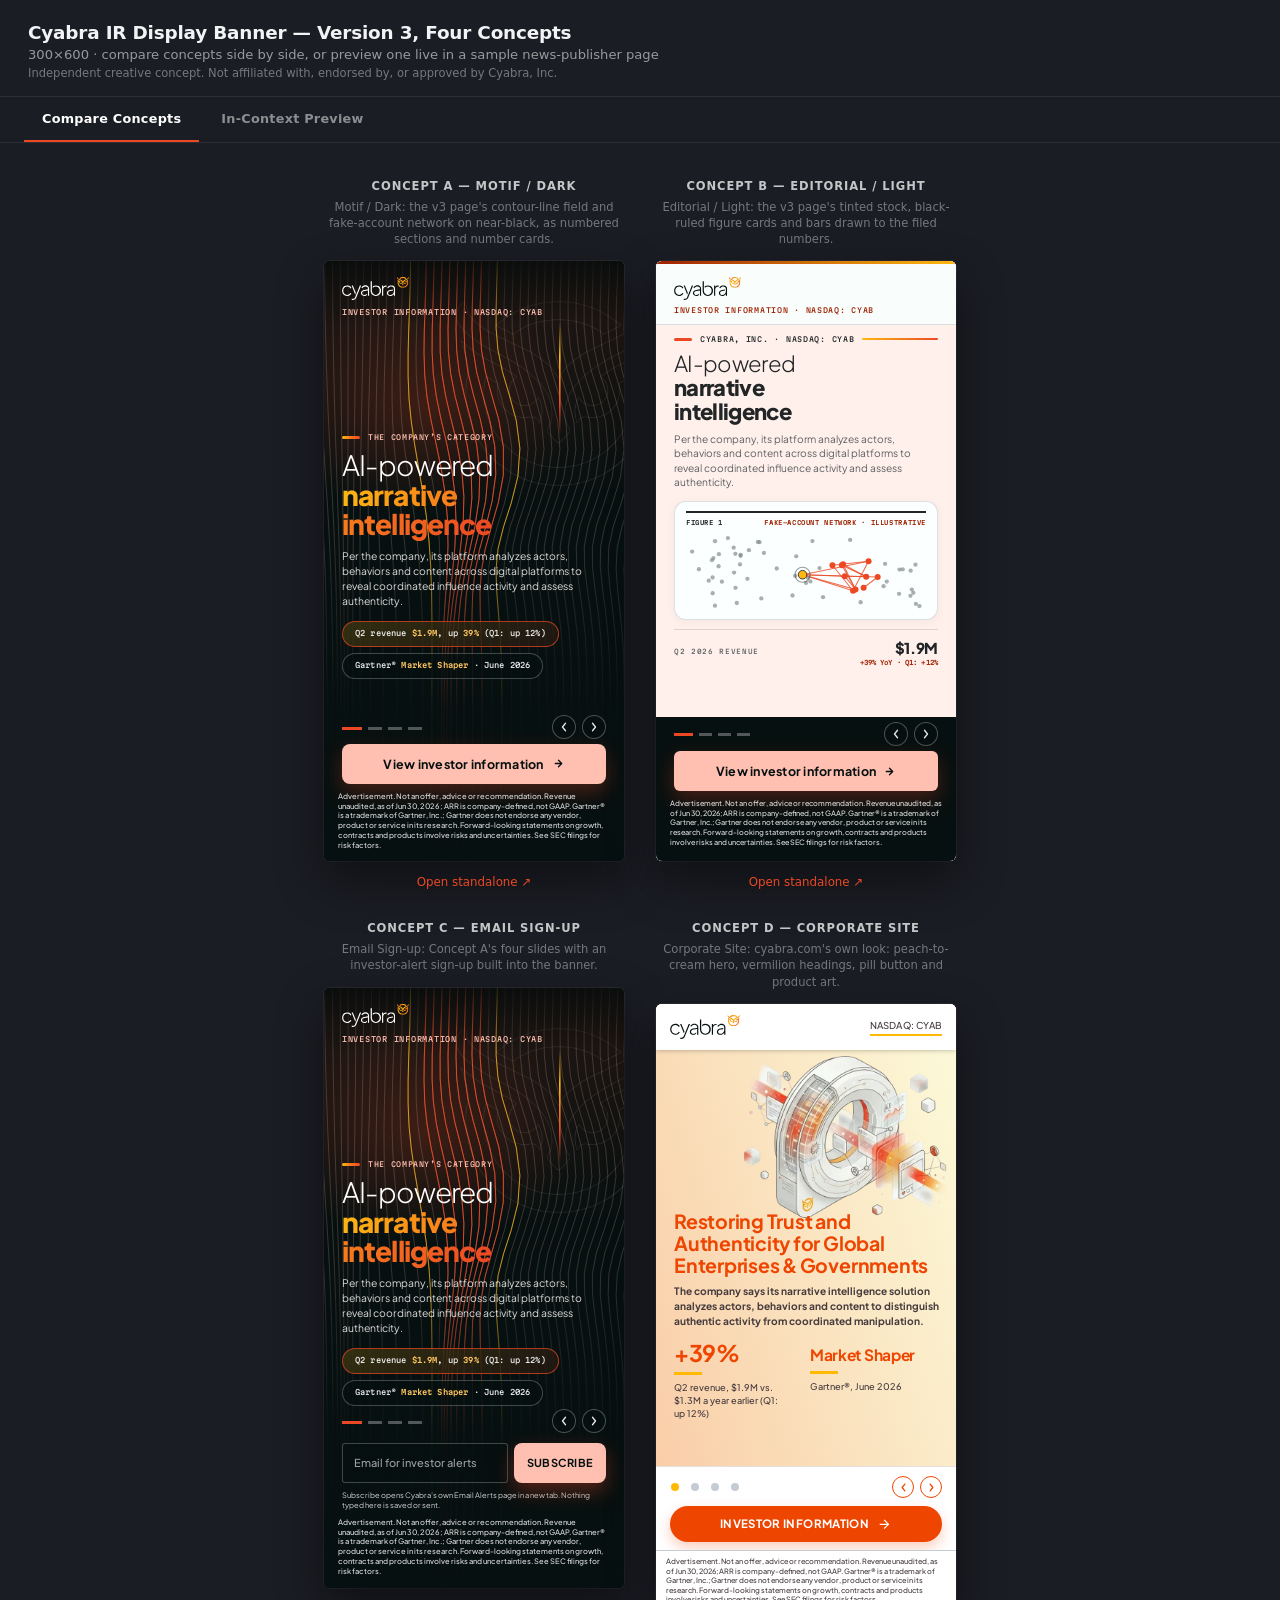
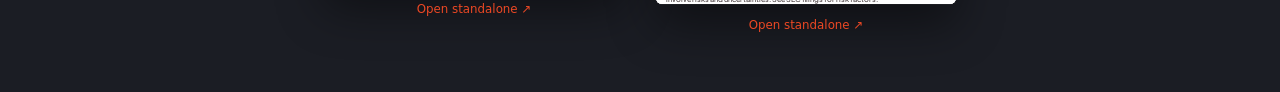
<file: index.html>
<!DOCTYPE html>
<html lang="en">
<head>
<meta name="robots" content="noindex,nofollow">
<meta charset="UTF-8">
<meta name="viewport" content="width=device-width,initial-scale=1">
<meta name="ir-banner-company" content="Cyabra, Inc.">
<link rel="icon" href="data:,">
<title>Cyabra IR Banner — Version 3 Concepts</title>
<style>
  :root { --ui-accent:#ec4824; }
  * { margin:0; padding:0; box-sizing:border-box; }
  html, body {
    height:100%;
    background:#1b1d24;
    font-family:-apple-system, BlinkMacSystemFont, 'Segoe UI', system-ui, sans-serif;
    color:#f2f3f5;
  }
  header {
    padding:22px 28px 16px;
    border-bottom:1px solid rgba(255,255,255,0.08);
  }
  header h1 { font-size:1.15rem; font-weight:700; letter-spacing:-0.01em; }
  header p { margin-top:4px; font-size:0.82rem; color:rgba(255,255,255,0.55); }
  header p.pitch-note { font-size:0.72rem; color:rgba(255,255,255,0.4); }

  /* ---- tabs ---- */
  .tabs {
    display:flex;
    gap:4px;
    padding:0 24px;
    border-bottom:1px solid rgba(255,255,255,0.08);
  }
  .tab-btn {
    background:none;
    border:0;
    font-family:inherit;
    color:rgba(255,255,255,0.5);
    font-size:0.8rem;
    font-weight:700;
    letter-spacing:0.02em;
    padding:14px 18px;
    cursor:pointer;
    border-bottom:2px solid transparent;
    transition:color 0.15s ease;
  }
  .tab-btn:hover { color:rgba(255,255,255,0.8); }
  .tab-btn.active { color:#fff; border-bottom-color:var(--ui-accent); }
  .tab-panel { display:none; }
  .tab-panel.active { display:block; }

  main {
    display:flex;
    flex-wrap:wrap;
    gap:32px;
    justify-content:center;
    padding:36px 24px 60px;
  }
  /* four 300px frames need about 1344px of width; below that, wrap 2 + 2 rather than 3 + 1 */
  @media (max-width:1343px) { main { max-width:700px; margin:0 auto; } }
  .col { display:flex; flex-direction:column; align-items:center; gap:14px; }
  .col h2 {
    font-size:0.72rem;
    font-weight:700;
    letter-spacing:0.08em;
    text-transform:uppercase;
    color:rgba(255,255,255,0.75);
  }
  .col .tag {
    max-width:300px;
    min-height:2.8em;
    font-size:0.72rem;
    line-height:1.4;
    text-align:center;
    color:rgba(255,255,255,0.4);
    margin-top:-8px;
  }
  .frame-wrap {
    width:300px;
    height:600px;
    border-radius:6px;
    overflow:hidden;
    box-shadow:0 20px 48px rgba(0,0,0,0.45), 0 0 0 1px rgba(255,255,255,0.06);
    background:#000;
  }
  iframe { width:300px; height:600px; border:0; display:block; }
  .col a {
    font-size:0.74rem;
    color:var(--ui-accent);
    text-decoration:none;
  }
  .col a:hover { text-decoration:underline; }

  /* ---- in-context preview panel ---- */
  .preview-intro {
    text-align:center;
    padding:28px 24px 0;
  }
  .preview-intro p {
    font-size:0.82rem;
    color:rgba(255,255,255,0.55);
    max-width:560px;
    margin:0 auto;
  }
  .concept-switch {
    display:flex;
    flex-wrap:wrap;
    gap:10px;
    justify-content:center;
    padding:18px 24px 0;
  }
  .concept-btn {
    background:rgba(255,255,255,0.06);
    border:1px solid rgba(255,255,255,0.14);
    color:rgba(255,255,255,0.65);
    font-family:inherit;
    font-size:0.76rem;
    font-weight:700;
    letter-spacing:0.02em;
    padding:9px 16px;
    border-radius:20px;
    cursor:pointer;
    transition:all 0.15s ease;
  }
  .concept-btn:hover { border-color:rgba(255,255,255,0.3); }
  .concept-btn.active { background:var(--ui-accent); border-color:var(--ui-accent); color:#0c1015; }

  .preview-wrap {
    max-width:1180px;
    margin:24px auto 12px;
    padding:0 24px;
  }
  .preview-frame-outer {
    border-radius:6px;
    overflow:hidden;
    box-shadow:0 20px 48px rgba(0,0,0,0.45), 0 0 0 1px rgba(255,255,255,0.06);
  }
  #preview-iframe {
    width:100%;
    height:950px;
    border:0;
    display:block;
    background:#fff;
  }
  .preview-footer {
    text-align:center;
    padding:14px 24px 60px;
  }
  .preview-footer a {
    font-size:0.74rem;
    color:var(--ui-accent);
    text-decoration:none;
  }
  .preview-footer a:hover { text-decoration:underline; }
</style>
</head>
<body>

<header>
  <h1>Cyabra IR Display Banner — Version 3, Four Concepts</h1>
  <p>300×600 · compare concepts side by side, or preview one live in a sample news-publisher page</p>
  <p class="pitch-note">Independent creative concept. Not affiliated with, endorsed by, or approved by Cyabra, Inc.</p>
</header>

<div class="tabs">
  <button type="button" class="tab-btn active" data-tab="compare">Compare Concepts</button>
  <button type="button" class="tab-btn" data-tab="preview">In-Context Preview</button>
</div>

<section class="tab-panel active" id="tab-compare">
  <main>
    <div class="col">
      <h2>Concept A — Motif / Dark</h2>
      <span class="tag">Motif / Dark: the v3 page&#x27;s contour-line field and fake-account network on near-black, as numbered sections and number cards.</span>
      <div class="frame-wrap">
        <iframe src="concept-a-photo/index.html" title="Cyabra banner — motif concept"></iframe>
      </div>
      <a href="concept-a-photo/index.html" target="_blank" rel="noopener">Open standalone ↗</a>
    </div>

    <div class="col">
      <h2>Concept B — Editorial / Light</h2>
      <span class="tag">Editorial / Light: the v3 page&#x27;s tinted stock, black-ruled figure cards and bars drawn to the filed numbers.</span>
      <div class="frame-wrap">
        <iframe src="concept-b-editorial/index.html" title="Cyabra banner — editorial concept"></iframe>
      </div>
      <a href="concept-b-editorial/index.html" target="_blank" rel="noopener">Open standalone ↗</a>
    </div>

    <div class="col">
      <h2>Concept C — Email Sign-up</h2>
      <span class="tag">Email Sign-up: Concept A&#x27;s four slides with an investor-alert sign-up built into the banner.</span>
      <div class="frame-wrap">
        <iframe src="concept-c-dashboard/index.html" title="Cyabra banner — email sign-up concept"></iframe>
      </div>
      <a href="concept-c-dashboard/index.html" target="_blank" rel="noopener">Open standalone ↗</a>
    </div>

    <div class="col">
      <h2>Concept D — Corporate Site</h2>
      <span class="tag">Corporate Site: cyabra.com&#x27;s own look: peach-to-cream hero, vermilion headings, pill button and product art.</span>
      <div class="frame-wrap">
        <iframe src="concept-d-corporate/index.html" title="Cyabra banner — corporate-site concept"></iframe>
      </div>
      <a href="concept-d-corporate/index.html" target="_blank" rel="noopener">Open standalone ↗</a>
    </div>
  </main>
</section>

<section class="tab-panel" id="tab-preview">
  <div class="preview-intro">
    <p>A sample news-publisher article page with the banner dropped into the right-rail ad slot — the way it would actually sit alongside real editorial content. Switch concepts below.</p>
  </div>

  <div class="concept-switch">
    <button type="button" class="concept-btn active" data-concept="a">Concept A — Motif</button>
    <button type="button" class="concept-btn" data-concept="b">Concept B — Editorial</button>
    <button type="button" class="concept-btn" data-concept="c">Concept C — Email Sign-up</button>
    <button type="button" class="concept-btn" data-concept="d">Concept D — Corporate Site</button>
  </div>

  <div class="preview-wrap">
    <div class="preview-frame-outer">
      <iframe id="preview-iframe" src="context-preview/news.html?concept=a" title="Cyabra banner — in-context publisher preview"></iframe>
    </div>
  </div>

  <div class="preview-footer">
    <a id="preview-open-link" href="context-preview/news.html?concept=a" target="_blank" rel="noopener">Open standalone ↗</a>
  </div>
</section>

<script>
  document.querySelectorAll('.tab-btn').forEach(function (btn) {
    btn.addEventListener('click', function () {
      document.querySelectorAll('.tab-btn').forEach(function (b) { b.classList.remove('active') })
      document.querySelectorAll('.tab-panel').forEach(function (p) { p.classList.remove('active') })
      btn.classList.add('active')
      document.getElementById('tab-' + btn.dataset.tab).classList.add('active')
    })
  })

  document.querySelectorAll('.concept-btn').forEach(function (btn) {
    btn.addEventListener('click', function () {
      document.querySelectorAll('.concept-btn').forEach(function (b) { b.classList.remove('active') })
      btn.classList.add('active')
      var url = 'context-preview/news.html?concept=' + btn.dataset.concept
      document.getElementById('preview-iframe').src = url
      document.getElementById('preview-open-link').href = url
    })
  })
</script>

</body>
</html>
</file>
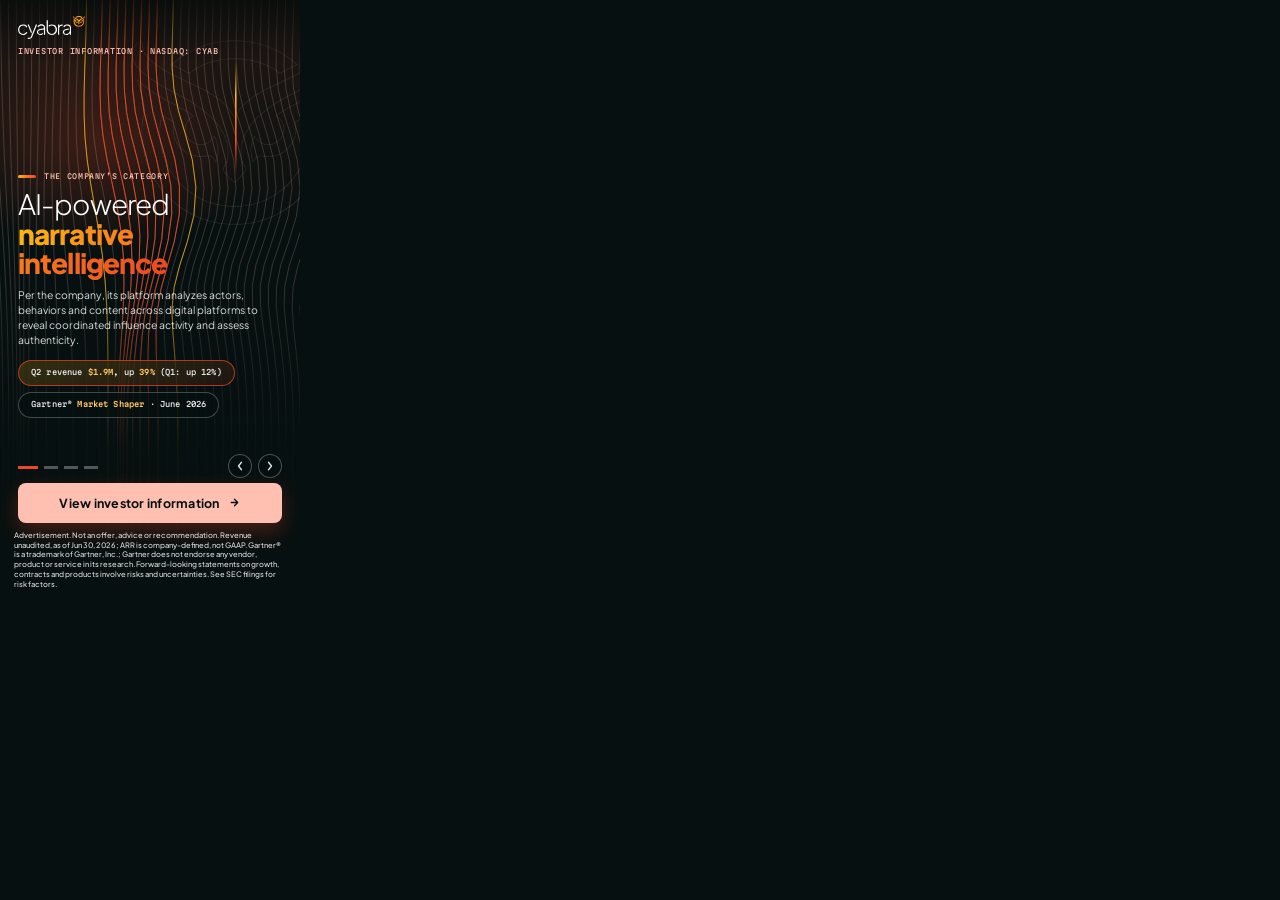
<file: concept-a-photo/index.html>
<!DOCTYPE html>
<html lang="en">
<head>
<meta name="robots" content="noindex,nofollow">
<meta charset="UTF-8">
<meta name="ad.size" content="width=300,height=600">
<meta http-equiv="X-UA-Compatible" content="IE=Edge">
<meta name="viewport" content="width=300,initial-scale=1">
<link rel="icon" href="data:,">
<title>Cyabra, Inc. — Investor Relations</title>
<link rel="preconnect" href="https://fonts.googleapis.com">
<link rel="preconnect" href="https://fonts.gstatic.com" crossorigin>
<link href="https://fonts.googleapis.com/css2?family=Martian+Mono:wght@400;500;600&family=Plus+Jakarta+Sans:wght@300;400;500;600;700;800&display=swap" rel="stylesheet">
<link rel="stylesheet" href="style.css">
</head>
<body>

<!--
  Cyabra, Inc. — IR display banner, 300x600 — Concept A: Motif / Dark (version 3).
  Promotes: https://media-console-group.github.io/cyabra-ir-concept-v3/
  The look is the v3 IR concept page's own: near-black ground, vermilion and amber accents, its contour-line field (a port of
  the page's wave script, drawn once in the hidden defs below) and its fake-account network schematic. Sections follow the page:
  01 the category, 02 business performance, 03 institutional validation (numeral, label, one bold headline, number cards with
  bars drawn to scale from the filed numbers). Concept C is generated from this file (scripts/build_concept_c.py), so
  re-run that after every edit here.
  Every slide's copy and stat comes from .tmp/facts.md (10-Qs, 8-Ks, company releases).
  Written by .tmp/gen_a.py (art from .tmp/motif.py); style.css is hand-edited.
-->

<div id="banner" aria-label="Cyabra, Inc. investor relations advertisement">

  <div id="slides">
    <svg class="mk-defs" width="0" height="0" aria-hidden="true" focusable="false"><defs><g id="wf"><path id="l11" d="M-110.7 1.0L-110.2 25.1L-109.4 49.4L-108.1 73.6L-106.4 97.9L-104.1 122.0L-101.5 145.9L-98.8 169.4L-96.2 192.6L-94.1 215.4L-92.7 238.1L-92.1 260.7L-92.1 283.4L-92.5 306.3L-93.2 329.4L-93.9 352.8L-94.4 376.4L-94.7 400.2L-94.8 424.1L-94.9 448.1L-94.7 472.2L-94.0 496.7L-92.7 522.0L-92.0 548.5L-94.7 575.8L-102.7 602.0L-113.0 624.0"/><path id="l12" d="M-102.6 1.0L-102.2 25.1L-101.3 49.4L-100.1 73.6L-98.3 97.9L-96.0 122.0L-93.4 145.9L-90.7 169.4L-88.2 192.5L-86.1 215.4L-84.7 238.0L-84.1 260.6L-84.1 283.3L-84.5 306.2L-85.2 329.4L-85.9 352.8L-86.4 376.4L-86.8 400.2L-86.9 424.1L-86.9 448.1L-86.8 472.2L-86.0 496.7L-84.7 522.0L-84.0 548.4L-86.6 575.7L-94.7 602.0L-105.0 624.0"/><path id="l13" d="M-94.6 1.0L-94.2 25.1L-93.3 49.4L-92.1 73.6L-90.3 97.9L-88.0 122.0L-85.4 145.9L-82.7 169.4L-80.2 192.5L-78.1 215.4L-76.7 238.0L-76.1 260.6L-76.1 283.3L-76.5 306.2L-77.2 329.4L-77.9 352.8L-78.4 376.4L-78.8 400.2L-78.9 424.1L-78.9 448.1L-78.8 472.2L-78.0 496.7L-76.7 522.0L-76.0 548.4L-78.6 575.7L-86.7 602.0L-97.0 624.0"/><path id="l14" d="M-86.6 1.0L-86.2 25.1L-85.3 49.4L-84.1 73.6L-82.3 97.9L-80.0 122.0L-77.4 145.9L-74.7 169.4L-72.2 192.6L-70.1 215.4L-68.7 238.0L-68.1 260.6L-68.1 283.3L-68.5 306.2L-69.2 329.4L-69.9 352.8L-70.4 376.4L-70.7 400.2L-70.9 424.1L-70.9 448.1L-70.8 472.2L-70.0 496.7L-68.7 522.0L-68.0 548.4L-70.6 575.8L-78.7 602.0L-89.0 624.0"/><path id="l15" d="M-78.6 1.0L-78.2 25.1L-77.4 49.4L-76.1 73.6L-74.3 97.9L-72.1 122.0L-69.5 145.9L-66.8 169.4L-64.2 192.6L-62.2 215.4L-60.8 238.1L-60.1 260.7L-60.1 283.4L-60.5 306.3L-61.1 329.4L-61.8 352.8L-62.3 376.5L-62.6 400.2L-62.8 424.2L-62.8 448.2L-62.7 472.2L-61.9 496.7L-60.7 522.0L-60.0 548.5L-62.7 575.8L-70.8 602.0L-81.1 623.9"/><path id="l16" d="M-70.6 1.0L-70.2 25.1L-69.4 49.4L-68.1 73.6L-66.4 97.9L-64.2 122.0L-61.6 145.9L-58.9 169.4L-56.4 192.6L-54.3 215.5L-52.8 238.2L-52.1 260.8L-52.0 283.6L-52.4 306.5L-53.0 329.6L-53.6 353.0L-54.1 376.6L-54.4 400.4L-54.5 424.3L-54.5 448.3L-54.4 472.4L-53.7 496.9L-52.5 522.2L-52.1 548.7L-54.9 575.9L-63.1 602.0L-73.3 623.8"/><path id="l17" d="M-62.7 1.0L-62.2 25.1L-61.4 49.3L-60.2 73.6L-58.5 97.9L-56.3 122.0L-53.8 145.9L-51.2 169.5L-48.6 192.7L-46.5 215.7L-45.0 238.4L-44.2 261.1L-44.0 283.8L-44.3 306.7L-44.8 329.9L-45.3 353.3L-45.7 376.9L-46.0 400.7L-46.1 424.6L-46.1 448.6L-46.0 472.7L-45.4 497.2L-44.4 522.5L-44.2 549.0L-47.3 576.1L-55.7 602.0L-65.5 623.6"/><path id="l18" d="M-54.7 1.0L-54.3 25.1L-53.5 49.3L-52.3 73.6L-50.7 97.8L-48.6 122.0L-46.1 145.9L-43.5 169.6L-41.0 192.9L-38.9 215.9L-37.3 238.7L-36.4 261.5L-36.0 284.2L-36.1 307.2L-36.5 330.3L-36.9 353.7L-37.3 377.3L-37.5 401.1L-37.6 425.0L-37.6 449.0L-37.5 473.1L-37.0 497.7L-36.2 523.0L-36.4 549.5L-40.0 576.5L-48.5 602.0L-57.9 623.4"/><path id="l19" d="M-46.7 1.0L-46.3 25.1L-45.6 49.3L-44.5 73.6L-42.9 97.8L-40.9 122.0L-38.6 146.0L-36.1 169.7L-33.6 193.1L-31.4 216.2L-29.8 239.1L-28.7 262.0L-28.1 284.8L-28.0 307.8L-28.2 331.0L-28.5 354.4L-28.7 378.0L-28.9 401.7L-28.9 425.7L-29.0 449.7L-28.9 473.7L-28.5 498.3L-28.0 523.7L-28.7 550.1L-32.9 576.8L-41.6 601.9L-50.4 623.0"/><path id="l20" d="M-38.8 0.9L-38.4 25.1L-37.8 49.3L-36.7 73.5L-35.2 97.8L-33.4 122.0L-31.1 146.0L-28.7 169.8L-26.4 193.3L-24.2 216.6L-22.4 239.6L-21.2 262.6L-20.4 285.5L-20.1 308.6L-20.0 331.8L-20.1 355.2L-20.2 378.8L-20.3 402.6L-20.4 426.5L-20.4 450.5L-20.3 474.6L-20.1 499.2L-20.1 524.6L-21.4 550.9L-26.2 577.3L-35.0 601.8L-43.0 622.4"/><path id="l21" d="M-30.9 0.9L-30.6 25.0L-29.9 49.2L-29.0 73.5L-27.6 97.7L-25.9 121.9L-23.9 146.0L-21.6 169.9L-19.4 193.5L-17.2 217.0L-15.4 240.2L-14.0 263.3L-13.0 286.4L-12.4 309.6L-12.1 332.9L-12.0 356.3L-12.0 380.0L-12.0 403.8L-12.0 427.7L-12.0 451.7L-12.0 475.8L-12.0 500.4L-12.5 525.7L-14.6 551.7L-20.0 577.7L-28.7 601.5L-35.5 621.7"/><path id="l22" d="M-23.0 0.9L-22.7 25.0L-22.1 49.2L-21.3 73.4L-20.1 97.6L-18.5 121.9L-16.7 146.0L-14.7 170.0L-12.6 193.8L-10.6 217.3L-8.7 240.8L-7.2 264.1L-6.1 287.4L-5.3 310.7L-4.8 334.1L-4.5 357.6L-4.3 381.3L-4.2 405.1L-4.2 429.1L-4.2 453.1L-4.2 477.2L-4.5 501.7L-5.5 526.9L-8.4 552.6L-14.3 577.9L-22.5 601.0L-27.9 620.8"/><path id="l23" d="M-15.1 0.8L-14.8 24.9L-14.4 49.1L-13.6 73.3L-12.6 97.5L-11.3 121.8L-9.7 145.9L-8.0 170.0L-6.1 193.9L-4.2 217.7L-2.5 241.3L-1.0 264.9L0.2 288.4L1.2 311.9L1.9 335.4L2.3 359.1L2.6 382.8L2.8 406.7L2.8 430.6L2.8 454.6L2.7 478.7L2.2 503.2L0.6 528.2L-2.9 553.4L-9.1 578.0L-16.5 600.2L-20.0 619.7"/><path id="l24" d="M-7.2 0.8L-7.0 24.9L-6.6 49.0L-6.0 73.2L-5.2 97.4L-4.1 121.6L-2.9 145.8L-1.4 170.0L0.2 194.0L1.7 217.9L3.3 241.8L4.7 265.5L5.9 289.2L6.8 312.9L7.6 336.6L8.1 360.4L8.5 384.2L8.7 408.2L8.7 432.1L8.7 456.1L8.6 480.2L7.9 504.5L5.8 529.2L1.9 553.9L-4.2 577.6L-10.2 599.1L-11.6 618.5"/><path id="l25" d="M0.6 0.7L0.8 24.8L1.1 48.9L1.5 73.1L2.2 97.2L3.0 121.4L3.9 145.6L5.0 169.8L6.2 193.9L7.4 218.0L8.6 242.0L9.8 265.9L10.8 289.8L11.7 313.7L12.3 337.6L12.8 361.5L13.2 385.4L13.4 409.4L13.4 433.3L13.5 457.3L13.3 481.4L12.4 505.6L10.1 529.9L6.1 553.9L0.7 576.8L-3.5 597.7L-2.6 617.2"/><path id="l26" d="M8.5 0.7L8.6 24.7L8.8 48.8L9.1 72.9L9.5 97.0L10.0 121.2L10.6 145.4L11.3 169.5L12.1 193.7L12.9 217.8L13.7 241.9L14.5 266.0L15.2 290.0L15.8 314.0L16.3 338.0L16.7 362.0L16.9 386.0L17.1 410.0L17.1 434.0L17.1 458.0L16.9 482.0L16.0 506.0L13.8 529.9L10.2 553.2L6.1 575.4L4.0 595.9L7.2 615.9"/><path id="l27" d="M16.3 0.6L16.3 24.6L16.4 48.7L16.6 72.7L16.8 96.8L17.0 120.9L17.3 145.0L17.6 169.1L18.0 193.2L18.3 217.3L18.7 241.4L19.0 265.5L19.4 289.5L19.6 313.6L19.9 337.6L20.0 361.7L20.2 385.7L20.2 409.7L20.3 433.7L20.3 457.7L20.1 481.7L19.3 505.5L17.4 529.0L14.7 551.8L12.4 573.5L12.6 594.1L17.7 614.9"/><path id="l28" d="M24.1 0.5L24.1 24.5L24.1 48.5L24.1 72.5L24.1 96.5L24.0 120.5L24.0 144.5L24.0 168.5L24.0 192.5L23.9 216.4L23.9 240.4L23.9 264.4L23.8 288.4L23.8 312.4L23.8 336.4L23.8 360.4L23.8 384.4L23.8 408.4L23.8 432.4L23.8 456.4L23.7 480.3L23.1 504.0L21.9 527.2L20.5 549.7L20.1 571.2L22.6 592.3L29.0 614.2"/><path id="l29" d="M31.9 0.4L31.9 24.4L31.7 48.4L31.6 72.3L31.4 96.2L31.1 120.0L30.8 143.9L30.5 167.7L30.2 191.5L29.9 215.2L29.6 239.0L29.4 262.8L29.2 286.6L29.0 310.4L28.9 334.3L28.8 358.2L28.8 382.1L28.7 406.1L28.7 430.1L28.7 454.1L28.7 478.0L28.4 501.6L28.1 524.7L28.1 547.1L29.6 569.0L33.7 590.9L40.7 614.0"/><path id="l30" d="M39.7 0.4L39.6 24.3L39.4 48.2L39.1 72.0L38.7 95.8L38.2 119.5L37.8 143.1L37.3 166.7L36.9 190.2L36.5 213.8L36.3 237.3L36.1 260.8L36.0 284.4L36.0 308.0L36.0 331.7L36.0 355.5L36.1 379.3L36.1 403.2L36.1 427.2L36.1 451.2L36.1 475.1L36.3 498.8L36.7 522.0L38.0 544.7L40.9 567.2L45.9 590.1L52.5 614.4"/><path id="l31" d="M47.5 0.3L47.4 24.2L47.0 48.0L46.6 71.7L46.1 95.4L45.5 118.9L44.9 142.3L44.4 165.6L44.1 188.9L44.0 212.1L44.1 235.3L44.3 258.6L44.7 282.0L45.1 305.5L45.5 329.1L45.9 352.8L46.1 376.6L46.3 400.5L46.4 424.4L46.4 448.4L46.4 472.4L46.8 496.1L47.9 519.6L50.0 542.8L53.6 566.1L58.5 590.1L63.9 615.5"/><path id="l32" d="M55.4 0.2L55.1 24.0L54.7 47.8L54.1 71.4L53.5 94.9L52.8 118.2L52.3 141.4L52.0 164.4L52.1 187.4L52.4 210.4L53.2 233.4L54.1 256.6L55.2 279.9L56.3 303.4L57.3 327.0L58.1 350.8L58.7 374.6L59.0 398.5L59.1 422.5L59.1 446.5L59.2 470.5L59.8 494.4L61.1 518.2L63.4 542.0L66.8 566.2L70.9 591.1L74.5 617.1"/><path id="l33" d="M63.2 0.1L62.9 23.9L62.4 47.6L61.7 71.1L61.0 94.4L60.4 117.5L60.0 140.4L60.1 163.2L60.7 186.0L61.9 208.8L63.5 231.8L65.4 255.0L67.3 278.5L69.1 302.2L70.6 326.0L71.8 350.0L72.6 374.0L73.0 398.0L73.2 422.0L73.2 446.0L73.3 470.0L73.8 494.1L75.0 518.2L77.0 542.5L79.6 567.3L82.2 592.8L83.8 619.1"/><path id="l34" d="M71.0 -0.0L70.6 23.8L70.1 47.4L69.3 70.8L68.6 93.9L68.1 116.8L68.1 139.4L68.7 162.0L70.1 184.6L72.2 207.4L74.8 230.6L77.6 254.1L80.2 278.0L82.5 302.1L84.3 326.4L85.6 350.7L86.4 374.9L86.9 399.1L87.0 423.1L87.1 447.1L87.1 471.2L87.5 495.3L88.3 519.7L89.5 544.3L90.9 569.4L91.9 595.1L91.8 621.2"/><path id="l35" d="M78.8 -0.1L78.4 23.6L77.8 47.1L77.0 70.4L76.3 93.4L76.0 116.0L76.4 138.5L77.7 160.9L80.0 183.5L83.2 206.5L86.7 230.0L90.1 254.1L93.1 278.6L95.4 303.3L97.0 328.0L98.0 352.7L98.6 377.2L98.8 401.4L98.9 425.5L99.0 449.6L99.0 473.6L99.1 497.8L99.4 522.2L99.8 546.9L100.0 572.0L99.6 597.5L98.3 623.1"/><path id="l36" d="M86.6 -0.3L86.2 23.5L85.5 46.9L84.7 70.1L84.1 92.8L84.1 115.3L85.0 137.6L87.2 159.9L90.5 182.7L94.5 206.0L98.6 230.1L102.3 254.9L105.0 280.0L106.7 305.3L107.6 330.5L107.9 355.4L108.0 380.1L108.0 404.4L107.9 428.6L107.9 452.6L107.9 476.6L107.9 500.8L107.8 525.1L107.5 549.7L106.8 574.6L105.6 599.6L103.6 624.7"/><path id="l37" d="M94.5 -0.4L94.0 23.3L93.3 46.7L92.5 69.7L92.0 92.3L92.3 114.6L93.9 136.8L96.9 159.2L101.2 182.2L105.9 206.1L110.3 230.9L113.5 256.4L115.4 282.1L116.0 307.8L115.7 333.2L115.1 358.2L114.5 382.9L114.1 407.2L113.9 431.4L113.9 455.4L113.9 479.4L113.7 503.5L113.4 527.7L112.7 552.1L111.7 576.6L110.1 601.2L108.0 625.6"/><path id="l38" d="M102.3 -0.5L101.8 23.2L101.1 46.5L100.3 69.3L100.0 91.8L100.7 113.9L103.0 136.0L106.9 158.6L111.9 182.0L117.0 206.6L121.1 232.1L123.5 258.2L124.0 284.4L123.1 310.3L121.5 335.6L119.9 360.5L118.7 385.0L117.9 409.2L117.6 433.3L117.5 457.3L117.5 481.3L117.4 505.4L117.0 529.5L116.3 553.6L115.3 577.8L113.9 601.9L112.2 626.0"/><path id="l39" d="M110.2 -0.6L109.6 23.0L108.9 46.2L108.2 69.0L108.1 91.3L109.3 113.3L112.3 135.4L117.0 158.2L122.6 182.1L127.7 207.4L131.0 233.6L132.0 260.3L130.8 286.6L128.4 312.3L125.6 337.3L123.3 361.8L121.6 385.9L120.6 410.0L120.2 434.0L120.1 458.0L120.1 482.0L120.0 506.0L119.7 530.0L119.2 554.0L118.5 578.0L117.6 601.9L116.5 625.7"/><path id="l40" d="M118.0 -0.7L117.5 22.9L116.7 46.0L116.1 68.7L116.2 90.8L117.9 112.8L121.6 134.9L127.0 158.0L133.0 182.5L137.7 208.5L139.9 235.3L139.2 262.1L136.3 288.3L132.6 313.5L129.0 338.0L126.2 361.9L124.4 385.7L123.4 409.5L123.0 433.5L123.0 457.5L123.0 481.4L122.9 505.4L122.8 529.4L122.5 553.3L122.2 577.3L121.8 601.1L121.3 625.0"/><path id="l41" d="M125.9 -0.8L125.3 22.8L124.6 45.8L124.0 68.4L124.4 90.4L126.6 112.3L130.9 134.6L137.0 158.0L143.0 183.1L147.1 209.7L147.9 236.9L145.4 263.7L141.1 289.4L136.4 314.0L132.5 337.7L129.8 361.1L128.2 384.5L127.3 408.2L127.0 432.0L127.0 456.0L127.0 480.0L127.0 504.0L127.0 528.0L127.0 551.9L126.9 575.9L126.9 599.9L126.8 623.9"/><path id="l42" d="M133.8 -0.8L133.2 22.6L132.5 45.6L132.0 68.1L132.7 90.0L135.3 111.9L140.3 134.3L146.7 158.2L152.7 183.9L155.8 211.0L155.0 238.3L151.0 264.9L145.5 290.0L140.5 313.7L136.8 336.8L134.5 359.7L133.4 382.8L132.9 406.2L132.7 430.0L132.7 454.0L132.7 478.0L132.7 502.0L132.7 526.1L132.8 550.1L132.9 574.2L133.0 598.4L133.1 622.6"/><path id="l43" d="M141.7 -0.9L141.1 22.5L140.4 45.5L140.0 67.8L140.9 89.7L144.0 111.5L149.5 134.1L156.3 158.4L161.9 184.6L164.0 212.1L161.7 239.5L156.3 265.6L150.2 289.9L145.2 312.9L142.1 335.4L140.6 357.9L140.1 380.8L140.0 404.2L140.0 428.0L140.0 451.9L140.0 475.9L140.0 500.0L140.0 524.1L140.0 548.3L140.0 572.5L140.1 596.8L140.3 621.2"/><path id="l44" d="M149.6 -1.0L149.0 22.4L148.3 45.3L148.0 67.6L149.2 89.4L152.7 111.2L158.7 134.0L165.6 158.7L170.8 185.4L171.8 213.2L168.1 240.4L161.7 265.9L155.3 289.5L150.8 311.9L148.6 333.9L148.0 356.2L148.2 379.0L148.5 402.4L148.6 426.1L148.6 450.1L148.6 474.1L148.6 498.2L148.5 522.3L148.4 546.5L148.2 570.9L148.1 595.4L148.0 620.0"/><path id="l45" d="M157.5 -1.1L156.9 22.3L156.2 45.2L156.1 67.4L157.5 89.1L161.4 111.0L167.7 134.0L174.8 159.0L179.4 186.1L179.3 214.1L174.4 241.1L167.3 266.0L161.0 288.9L157.3 310.7L156.0 332.4L156.3 354.6L157.1 377.5L157.8 400.9L158.1 424.6L158.1 448.6L158.1 472.6L158.0 496.7L157.8 520.8L157.5 545.1L157.0 569.6L156.6 594.1L156.2 618.9"/><path id="l46" d="M165.5 -1.1L164.9 22.3L164.2 45.1L164.1 67.2L165.7 88.9L169.9 110.8L176.6 134.0L183.6 159.4L187.8 186.8L186.6 214.8L180.7 241.5L173.2 265.8L167.3 288.1L164.4 309.5L164.1 331.1L165.3 353.3L166.6 376.3L167.5 399.8L167.9 423.6L168.0 447.5L168.0 471.5L167.8 495.6L167.5 519.8L167.0 544.1L166.3 568.5L165.5 593.1L164.7 617.9"/><path id="l47" d="M173.4 -1.2L172.8 22.2L172.2 45.0L172.1 67.1L173.9 88.7L178.4 110.7L185.3 134.0L192.3 159.7L195.9 187.4L193.9 215.4L187.3 241.8L179.6 265.6L174.1 287.4L172.0 308.5L172.7 330.0L174.5 352.4L176.2 375.4L177.4 399.0L177.8 422.9L177.9 446.8L177.9 470.8L177.7 494.9L177.2 519.0L176.5 543.3L175.6 567.7L174.5 592.4L173.4 617.2"/><path id="l48" d="M181.4 -1.2L180.8 22.1L180.1 44.9L180.2 67.0L182.1 88.6L186.8 110.6L193.9 134.1L200.9 160.0L204.0 187.8L201.3 215.8L194.1 241.9L186.3 265.3L181.3 286.7L180.0 307.7L181.4 329.2L183.7 351.7L185.7 374.9L187.0 398.5L187.6 422.4L187.6 446.4L187.6 470.4L187.4 494.5L186.9 518.6L186.0 542.8L184.8 567.2L183.4 591.8L182.0 616.7"/><path id="l49" d="M189.4 -1.2L188.8 22.1L188.1 44.8L188.2 66.9L190.3 88.5L195.2 110.5L202.4 134.1L209.2 160.2L212.0 188.2L208.7 216.1L201.1 242.0L193.4 265.0L188.8 286.2L188.2 307.0L190.1 328.6L192.8 351.2L195.0 374.5L196.4 398.3L197.0 422.2L197.1 446.2L197.0 470.2L196.8 494.2L196.2 518.3L195.2 542.5L193.9 566.8L192.3 591.4L190.6 616.2"/><path id="l50" d="M197.3 -1.2L196.7 22.1L196.1 44.8L196.2 66.8L198.4 88.4L203.4 110.5L210.7 134.2L217.5 160.3L220.0 188.4L216.3 216.3L208.4 242.0L200.7 264.8L196.5 285.8L196.3 306.6L198.7 328.2L201.6 350.9L204.0 374.3L205.5 398.1L206.1 422.1L206.1 446.1L206.1 470.1L205.8 494.1L205.2 518.2L204.2 542.3L202.7 566.6L201.0 591.1L199.1 616.0"/><path id="l51" d="M205.3 -1.3L204.7 22.1L204.1 44.7L204.3 66.8L206.5 88.4L211.6 110.4L218.9 134.2L225.7 160.5L227.9 188.6L224.0 216.5L215.9 242.0L208.3 264.6L204.4 285.5L204.5 306.3L207.1 328.0L210.2 350.7L212.7 374.2L214.2 398.1L214.8 422.0L214.9 446.0L214.8 470.0L214.5 494.0L213.9 518.1L212.8 542.2L211.3 566.5L209.4 591.0L207.4 615.8"/><path id="l52" d="M213.3 -1.3L212.7 22.0L212.1 44.7L212.3 66.7L214.5 88.3L219.7 110.4L227.1 134.2L233.8 160.5L235.9 188.7L231.8 216.6L223.7 242.0L216.1 264.5L212.3 285.3L212.6 306.1L215.4 327.8L218.6 350.6L221.1 374.2L222.6 398.0L223.2 422.0L223.3 446.0L223.2 470.0L223.0 494.0L222.3 518.1L221.2 542.2L219.6 566.4L217.7 590.9L215.7 615.7"/><path id="l53" d="M221.3 -1.3L220.7 22.0L220.1 44.7L220.3 66.7L222.5 88.3L227.7 110.4L235.1 134.2L241.8 160.6L243.9 188.7L239.7 216.6L231.5 242.0L224.0 264.5L220.3 285.2L220.7 306.0L223.5 327.8L226.8 350.6L229.3 374.2L230.8 398.0L231.4 422.0L231.5 446.0L231.4 470.0L231.2 494.0L230.5 518.0L229.4 542.1L227.8 566.4L225.8 590.9L223.7 615.6"/><path id="l54" d="M229.3 -1.3L228.7 22.0L228.1 44.7L228.3 66.7L230.5 88.3L235.7 110.4L243.2 134.2L249.8 160.6L251.9 188.8L247.7 216.6L239.5 242.0L231.9 264.4L228.2 285.2L228.7 306.0L231.5 327.7L234.8 350.6L237.4 374.1L238.9 398.0L239.5 422.0L239.5 446.0L239.5 470.0L239.2 494.0L238.5 518.0L237.4 542.1L235.8 566.4L233.9 590.8L231.8 615.6"/><path id="l55" d="M237.3 -1.3L236.7 22.0L236.1 44.7L236.3 66.7L238.5 88.3L243.7 110.4L251.2 134.2L257.8 160.6L259.9 188.8L255.7 216.6L247.5 242.0L239.9 264.4L236.2 285.2L236.7 306.0L239.5 327.7L242.8 350.6L245.4 374.1L246.9 398.0L247.5 422.0L247.5 446.0L247.5 470.0L247.2 494.0L246.5 518.0L245.4 542.1L243.8 566.4L241.9 590.8L239.8 615.6"/><path id="l56" d="M245.3 -1.3L244.7 22.0L244.1 44.7L244.3 66.7L246.5 88.3L251.7 110.4L259.1 134.2L265.8 160.6L267.9 188.7L263.7 216.6L255.5 242.0L247.9 264.4L244.3 285.2L244.7 306.0L247.5 327.8L250.8 350.6L253.3 374.2L254.8 398.0L255.4 422.0L255.5 446.0L255.5 470.0L255.2 494.0L254.5 518.0L253.4 542.1L251.8 566.4L249.8 590.9L247.7 615.6"/><path id="l57" d="M253.3 -1.2L252.7 22.1L252.1 44.7L252.3 66.7L254.5 88.3L259.6 110.4L267.1 134.2L273.8 160.5L275.9 188.7L271.8 216.6L263.6 242.0L256.0 264.5L252.3 285.3L252.7 306.0L255.4 327.8L258.7 350.6L261.2 374.2L262.7 398.0L263.3 422.0L263.4 446.0L263.3 470.0L263.1 494.0L262.4 518.1L261.3 542.2L259.7 566.4L257.7 590.9L255.7 615.7"/><path id="l58" d="M261.4 -1.2L260.8 22.1L260.1 44.8L260.2 66.8L262.4 88.4L267.5 110.4L274.9 134.2L281.7 160.5L283.9 188.6L279.9 216.5L271.8 242.0L264.2 264.6L260.3 285.4L260.6 306.2L263.3 327.9L266.5 350.7L269.0 374.2L270.5 398.0L271.1 422.0L271.1 446.0L271.1 470.0L270.8 494.0L270.1 518.1L269.0 542.2L267.4 566.5L265.5 591.0L263.5 615.8"/><path id="l59" d="M269.5 -1.1L268.8 22.2L268.1 44.9L268.2 66.9L270.3 88.5L275.3 110.5L282.7 134.2L289.5 160.4L292.0 188.5L288.1 216.4L280.1 242.0L272.4 264.7L268.4 285.6L268.5 306.3L271.0 328.0L274.1 350.8L276.6 374.2L278.1 398.1L278.7 422.0L278.7 446.0L278.7 470.0L278.4 494.1L277.7 518.1L276.6 542.2L275.0 566.5L273.1 591.1L271.2 615.9"/><path id="l60" d="M277.6 -1.0L276.9 22.3L276.2 45.0L276.2 67.0L278.1 88.6L283.0 110.5L290.4 134.1L297.3 160.2L300.0 188.3L296.4 216.3L288.6 242.0L280.8 264.8L276.6 285.8L276.3 306.6L278.6 328.2L281.6 350.9L284.0 374.3L285.5 398.1L286.1 422.1L286.1 446.1L286.1 470.1L285.8 494.1L285.1 518.2L284.0 542.3L282.5 566.7L280.6 591.3L278.7 616.2"/><path id="l61" d="M285.7 -0.9L285.0 22.5L284.2 45.2L284.1 67.2L285.9 88.8L290.7 110.6L297.9 134.1L305.0 160.0L308.0 188.0L304.8 216.1L297.2 242.0L289.4 265.0L284.8 286.1L284.2 307.0L286.2 328.6L288.9 351.1L291.3 374.5L292.7 398.2L293.3 422.2L293.3 446.2L293.3 470.2L293.0 494.2L292.3 518.3L291.2 542.5L289.7 566.9L288.0 591.5L286.2 616.5"/><path id="l62" d="M294.0 -0.7L293.2 22.6L292.3 45.4L292.1 67.4L293.6 89.0L298.2 110.8L305.3 134.0L312.6 159.8L316.0 187.7L313.3 215.8L306.0 241.9L298.1 265.2L293.2 286.6L292.1 307.4L293.6 329.0L296.1 351.5L298.3 374.7L299.7 398.4L300.2 422.3L300.3 446.3L300.3 470.3L300.0 494.3L299.4 518.5L298.3 542.7L296.9 567.2L295.2 591.9L293.6 617.0"/><path id="l63" d="M302.3 -0.5L301.5 22.9L300.5 45.7L300.0 67.7L301.3 89.2L305.6 110.9L312.6 134.0L320.0 159.5L323.9 187.2L321.9 215.4L315.0 241.8L307.1 265.5L301.7 287.1L300.0 308.0L301.1 329.5L303.2 351.9L305.2 375.0L306.5 398.7L307.0 422.5L307.1 446.5L307.1 470.5L306.8 494.6L306.2 518.8L305.2 543.1L303.8 567.6L302.3 592.4L301.0 617.6"/><path id="l64" d="M310.6 -0.3L309.8 23.1L308.7 46.0L308.0 68.1L309.0 89.6L312.9 111.1L319.7 134.0L327.3 159.2L331.7 186.7L330.5 214.9L324.1 241.6L316.3 265.7L310.4 287.6L308.1 308.7L308.6 330.2L310.3 352.5L312.1 375.5L313.2 399.1L313.7 422.9L313.8 446.9L313.7 470.9L313.5 495.0L312.9 519.2L312.0 543.5L310.7 568.2L309.5 593.1L308.4 618.4"/><path id="l65" d="M319.1 0.0L318.2 23.4L316.9 46.3L316.0 68.5L316.7 90.0L320.2 111.4L326.8 134.0L334.4 158.9L339.4 186.2L339.0 214.4L333.4 241.4L325.7 265.9L319.4 288.2L316.4 309.5L316.2 331.0L317.4 353.2L318.8 376.1L319.8 399.6L320.3 423.4L320.3 447.4L320.3 471.4L320.1 495.5L319.5 519.7L318.7 544.2L317.7 568.9L316.7 594.0L316.1 619.3"/><path id="l66" d="M327.6 0.3L326.7 23.8L325.3 46.7L324.1 68.9L324.4 90.4L327.5 111.8L333.6 134.1L341.3 158.6L346.9 185.5L347.5 213.7L342.7 241.0L335.3 266.0L328.7 288.8L325.0 310.4L324.0 331.9L324.6 354.1L325.7 376.9L326.5 400.3L326.9 424.1L326.9 448.1L326.9 472.1L326.7 496.2L326.2 520.5L325.6 545.0L324.8 569.9L324.2 595.0L324.0 620.4"/><path id="l67" d="M336.3 0.6L335.3 24.1L333.7 47.1L332.3 69.4L332.2 90.9L334.7 112.2L340.4 134.3L348.0 158.3L354.2 184.9L355.9 212.9L352.1 240.4L345.2 266.0L338.4 289.3L333.9 311.3L332.2 333.0L332.1 355.1L332.7 377.9L333.3 401.3L333.6 425.0L333.6 449.0L333.6 473.0L333.4 497.2L333.1 521.5L332.6 546.1L332.2 571.0L332.0 596.1L332.4 621.6"/><path id="l68" d="M345.0 0.9L344.0 24.5L342.3 47.5L340.6 69.9L340.0 91.5L341.9 112.7L347.1 134.5L354.6 158.1L361.3 184.2L364.0 212.0L361.4 239.7L355.1 265.8L348.3 289.7L343.3 312.1L340.8 334.1L340.0 356.3L340.1 379.1L340.4 402.4L340.6 426.1L340.6 450.1L340.6 474.1L340.5 498.3L340.3 522.6L340.1 547.3L340.0 572.2L340.3 597.4L341.4 622.8"/><path id="l69" d="M353.9 1.2L352.8 24.8L351.0 48.0L349.1 70.5L348.0 92.1L349.3 113.3L353.8 134.9L361.0 158.0L368.1 183.6L371.9 211.1L370.5 238.9L365.2 265.4L358.6 290.0L353.2 312.9L349.9 335.2L348.4 357.6L348.0 380.4L348.0 403.7L348.1 427.4L348.1 451.4L348.1 475.4L348.0 499.6L348.0 524.0L348.1 548.6L348.4 573.6L349.3 598.7L351.0 624.0"/><path id="l70" d="M362.9 1.4L361.7 25.1L359.8 48.4L357.6 71.0L356.1 92.8L356.7 114.0L360.5 135.3L367.3 158.0L374.6 183.0L379.4 210.1L379.4 237.9L375.2 264.8L369.0 290.0L363.4 313.5L359.5 336.2L357.4 358.8L356.5 381.7L356.2 405.1L356.1 428.8L356.1 452.8L356.1 476.8L356.2 501.0L356.3 525.4L356.7 550.0L357.5 574.9L358.9 599.9L361.2 624.9"/><path id="l71" d="M372.0 1.7L370.8 25.4L368.8 48.8L366.3 71.6L364.4 93.5L364.3 114.7L367.3 135.9L373.5 158.1L380.9 182.5L386.5 209.1L387.9 236.8L385.0 264.0L379.6 289.7L374.0 313.9L369.7 337.1L367.1 360.0L365.7 383.1L365.1 406.5L364.9 430.2L364.8 454.2L364.9 478.2L365.0 502.4L365.3 526.8L366.0 551.3L367.3 576.1L369.2 601.0L372.0 625.7"/></g><linearGradient id="scan-g" x1="0" y1="0" x2="0" y2="1"><stop offset="0" stop-color="#fdb811" stop-opacity="0"/><stop offset=".3" stop-color="#fdb811"/><stop offset=".72" stop-color="#ec4824"/><stop offset="1" stop-color="#ec4824" stop-opacity="0"/></linearGradient><linearGradient id="scan-glow" x1="0" y1="0" x2="1" y2="0"><stop offset="0" stop-color="#ec4824" stop-opacity="0"/><stop offset="1" stop-color="#ec4824" stop-opacity=".16"/></linearGradient></defs></svg>

    <!-- Slide 1 — Overview -->
    <section class="slide" data-index="0">
      <div class="slide-bg motif" role="img" aria-label="Contour lines: a bundle of vermilion lines runs through many grey ones, standing for coordinated accounts among real ones."><svg viewBox="0 0 300 600" aria-hidden="true" focusable="false"><g fill="none" stroke-linejoin="round" transform="translate(0 0)"><use href="#wf" stroke="#ffc0b1" stroke-opacity="0.2"/><g stroke="#fdb811" stroke-opacity="0.75"><use href="#l36"/><use href="#l47"/></g><g stroke="#ec4824" stroke-opacity="0.92"><use href="#l38"/><use href="#l39"/><use href="#l40"/><use href="#l41"/><use href="#l42"/><use href="#l43"/><use href="#l44"/><use href="#l45"/></g></g><image href="assets/owl.png" x="132" y="40" width="205" height="185" opacity=".1"/><rect x="235" y="62" width="1.6" height="112" fill="url(#scan-g)"/></svg></div>
      <div class="slide-scrim-top"></div>
      <div class="slide-scrim-bottom"></div>
      <div class="slide-copy">
      <div class="s-body s-hero">
        <div class="s-eyebrow plain">The company’s category</div>
        <h2 class="s-h hero"><span class="lt">AI-powered</span> <em>narrative intelligence</em></h2>
        <p class="s-sub">Per the company, its platform analyzes actors, behaviors and content across digital platforms to reveal coordinated influence activity and assess authenticity.</p>
        <div class="s-chips">
          <span class="s-chip g">Q2 revenue <b>$1.9M</b>, up <b>39%</b> (Q1: up 12%)</span>
          <span class="s-chip">Gartner® <b>Market Shaper</b> · June 2026</span>
        </div>
      </div>
      </div>
    </section>

    <!-- Slide 2 — The category -->
    <section class="slide" data-index="1">
      <div class="slide-bg motif" role="img" aria-label="Faint contour-line background."><svg viewBox="0 0 300 600" aria-hidden="true" focusable="false"><g fill="none" stroke-linejoin="round" transform="translate(-40 0)"><use href="#wf" stroke="#ffc0b1" stroke-opacity="0.1"/><g stroke="#fdb811" stroke-opacity="0.3"><use href="#l36"/><use href="#l47"/></g><g stroke="#ec4824" stroke-opacity="0.22"><use href="#l38"/><use href="#l39"/><use href="#l40"/><use href="#l41"/><use href="#l42"/><use href="#l43"/><use href="#l44"/><use href="#l45"/></g></g></svg></div>
      <div class="slide-scrim-top"></div>
      <div class="slide-scrim-bottom"></div>
      <div class="slide-copy">
      <div class="s-body">
        <div class="s-sec"><span class="s-badge">01</span><span class="s-eyebrow">The category · per the company</span></div>
        <h2 class="s-h">Who is driving a narrative, and is it <em>authentic</em>?</h2>
        <div class="s-card net">
          <span class="s-cap">ILLUSTRATIVE · SHOWS NO DATA</span>
          <svg class="s-net" viewBox="0 0 173.6 58.9" width="173.6" height="58.9" role="img" aria-label="Schematic: many grey account dots and a tight group of vermilion dots linked to one amber source dot."><line class="m-edge" x1="132.1" y1="21.8" x2="120.8" y2="43.2"/><line class="m-edge" x1="132.1" y1="21.8" x2="106.0" y2="24.8"/><line class="m-edge" x1="114.9" y1="32.7" x2="122.6" y2="42.3"/><line class="m-edge" x1="114.9" y1="32.7" x2="130.3" y2="33.1"/><line class="m-edge" x1="138.7" y1="33.3" x2="128.5" y2="41.1"/><line class="m-edge" x1="122.6" y1="42.3" x2="112.8" y2="24.8"/><line class="m-edge" x1="122.6" y1="42.3" x2="113.6" y2="24.1"/><line class="m-edge" x1="120.8" y1="43.2" x2="106.0" y2="24.8"/><line class="m-edge" x1="112.8" y1="24.8" x2="130.3" y2="33.1"/><line class="m-edge" x1="130.3" y1="33.1" x2="113.6" y2="24.1"/><line class="m-edge" x1="84.3" y1="31.6" x2="132.1" y2="21.8"/><line class="m-edge" x1="84.3" y1="31.6" x2="114.9" y2="32.7"/><line class="m-edge" x1="84.3" y1="31.6" x2="138.7" y2="33.3"/><line class="m-edge" x1="84.3" y1="31.6" x2="122.6" y2="42.3"/><line class="m-edge" x1="84.3" y1="31.6" x2="120.8" y2="43.2"/><circle class="m-real" cx="79.0" cy="32.5" r="2"/><circle class="m-real" cx="156.8" cy="27.7" r="2"/><circle class="m-real" cx="88.1" cy="33.9" r="2"/><circle class="m-real" cx="34.8" cy="30.0" r="2"/><circle class="m-real" cx="19.9" cy="19.6" r="2"/><circle class="m-real" cx="19.3" cy="45.0" r="2"/><circle class="m-real" cx="118.7" cy="6.4" r="2"/><circle class="m-real" cx="166.3" cy="52.8" r="2"/><circle class="m-real" cx="30.3" cy="5.1" r="2"/><circle class="m-real" cx="91.5" cy="7.3" r="2"/><circle class="m-real" cx="35.7" cy="16.5" r="2"/><circle class="m-real" cx="9.3" cy="27.7" r="2"/><circle class="m-real" cx="77.0" cy="46.7" r="2"/><circle class="m-real" cx="90.0" cy="36.5" r="2"/><circle class="m-real" cx="86.8" cy="37.6" r="2"/><circle class="m-real" cx="79.8" cy="18.3" r="2"/><circle class="m-real" cx="168.9" cy="54.3" r="2"/><circle class="m-real" cx="142.9" cy="39.9" r="2"/><circle class="m-real" cx="56.3" cy="15.9" r="2"/><circle class="m-real" cx="52.0" cy="7.9" r="2"/><circle class="m-real" cx="144.0" cy="23.7" r="2"/><circle class="m-real" cx="162.3" cy="46.9" r="2"/><circle class="m-real" cx="4.4" cy="14.9" r="2"/><circle class="m-real" cx="154.5" cy="27.9" r="2"/><circle class="m-real" cx="166.0" cy="24.3" r="2"/><circle class="m-real" cx="16.4" cy="36.0" r="2"/><circle class="m-real" cx="18.7" cy="21.0" r="2"/><circle class="m-real" cx="163.3" cy="42.4" r="2"/><circle class="m-real" cx="23.8" cy="16.7" r="2"/><circle class="m-real" cx="21.0" cy="7.3" r="2"/><circle class="m-real" cx="96.6" cy="26.8" r="2"/><circle class="m-real" cx="35.8" cy="41.1" r="2"/><circle class="m-real" cx="25.9" cy="36.7" r="2"/><circle class="m-real" cx="23.6" cy="25.5" r="2"/><circle class="m-real" cx="39.4" cy="17.9" r="2"/><circle class="m-real" cx="164.5" cy="44.7" r="2"/><circle class="m-real" cx="54.5" cy="48.8" r="2"/><circle class="m-real" cx="39.1" cy="24.1" r="2"/><circle class="m-real" cx="145.2" cy="36.6" r="2"/><circle class="m-real" cx="20.9" cy="54.0" r="2"/><circle class="m-real" cx="39.5" cy="17.3" r="2"/><circle class="m-real" cx="53.2" cy="8.0" r="2"/><circle class="m-real" cx="19.2" cy="33.6" r="2"/><circle class="m-real" cx="44.4" cy="34.5" r="2"/><circle class="m-real" cx="65.6" cy="27.1" r="2"/><circle class="m-real" cx="162.5" cy="28.6" r="2"/><circle class="m-real" cx="99.1" cy="47.9" r="2"/><circle class="m-real" cx="34.5" cy="12.1" r="2"/><circle class="m-real" cx="154.2" cy="45.4" r="2"/><circle class="m-real" cx="45.5" cy="13.9" r="2"/><circle class="m-real" cx="126.3" cy="51.6" r="2"/><circle class="m-real" cx="36.8" cy="52.0" r="2"/><circle class="m-fake" cx="132.1" cy="21.8" r="2.8"/><circle class="m-fake" cx="114.9" cy="32.7" r="2.8"/><circle class="m-fake" cx="138.7" cy="33.3" r="2.8"/><circle class="m-fake" cx="122.6" cy="42.3" r="2.8"/><circle class="m-fake" cx="120.8" cy="43.2" r="2.8"/><circle class="m-fake" cx="112.8" cy="24.8" r="2.8"/><circle class="m-fake" cx="128.5" cy="41.1" r="2.8"/><circle class="m-fake" cx="130.3" cy="33.1" r="2.8"/><circle class="m-fake" cx="106.0" cy="24.8" r="2.8"/><circle class="m-fake" cx="113.6" cy="24.1" r="2.8"/><circle class="m-ring" cx="84.3" cy="31.6" r="7"/><circle class="m-src" cx="84.3" cy="31.6" r="4"/></svg>
        </div>
        <div class="s-step"><span class="s-sn">1</span><div><h3>Authenticity</h3><p>Detects inauthentic activity and bot networks.</p></div></div>
        <div class="s-step"><span class="s-sn">2</span><div><h3>Coordination</h3><p>Reveals coordinated influence activity. An AI agent, launched Jul 28, returns a verdict.</p></div></div>
        <div class="s-step"><span class="s-sn">3</span><div><h3>Impact</h3><p>Identifies the sources driving a narrative.</p></div></div>
      </div>
      </div>
    </section>

    <!-- Slide 3 — Business performance -->
    <section class="slide" data-index="2">
      <div class="slide-bg motif" role="img" aria-label="Faint contour-line background."><svg viewBox="0 0 300 600" aria-hidden="true" focusable="false"><g fill="none" stroke-linejoin="round" transform="translate(95 0)"><use href="#wf" stroke="#ffc0b1" stroke-opacity="0.1"/><g stroke="#fdb811" stroke-opacity="0.3"><use href="#l36"/><use href="#l47"/></g><g stroke="#ec4824" stroke-opacity="0.22"><use href="#l38"/><use href="#l39"/><use href="#l40"/><use href="#l41"/><use href="#l42"/><use href="#l43"/><use href="#l44"/><use href="#l45"/></g></g></svg></div>
      <div class="slide-scrim-top"></div>
      <div class="slide-scrim-bottom"></div>
      <div class="slide-copy">
      <div class="s-body">
        <div class="s-sec"><span class="s-badge">02</span><span class="s-eyebrow">Business performance · <span class="src">10-Qs</span></span></div>
        <h2 class="s-h">Second-quarter revenue up <em>39%</em> (Q1: up 12%)</h2>
        <p class="s-sub">First-half 2026 revenue: $3.3M, up 26% on $2.6M.</p>
        <div class="s-card">
          <div>
            <div class="s-num">+39%</div>
            <div class="s-lab">Q2 2026 revenue vs. Q2 2025</div>
            <div class="s-note">A $1.9M quarter, up from $1.3M.</div>
          </div>
          <div class="s-bars"><div class="s-bar"><b>$1.3M</b><i style="height:42px"></i><span>Q2 ’25</span></div><div class="s-bar now"><b>$1.9M</b><i style="height:58px"></i><span>Q2 ’26</span></div></div>
        </div>
        <div class="s-card glow">
          <div>
            <div class="s-num">$8.1M</div>
            <div class="s-flag">+29% year over year</div>
            <div class="s-lab mono">ARR · Jun 30, 2026</div>
            <div class="s-note">Company-defined; not GAAP or a forecast.</div>
          </div>
          <div class="s-bars"><div class="s-bar"><b>$6.3M</b><i style="height:45px"></i><span>JUN ’25</span></div><div class="s-bar"><b>$6.1M</b><i style="height:44px"></i><span>DEC ’25</span></div><div class="s-bar now"><b>$8.1M</b><i style="height:58px"></i><span>JUN ’26</span></div></div>
        </div>
      </div>
      </div>
    </section>

    <!-- Slide 4 — Institutional validation -->
    <section class="slide" data-index="3">
      <div class="slide-bg motif" role="img" aria-label="Faint contour-line background."><svg viewBox="0 0 300 600" aria-hidden="true" focusable="false"><g fill="none" stroke-linejoin="round" transform="translate(40 0)"><use href="#wf" stroke="#ffc0b1" stroke-opacity="0.1"/><g stroke="#fdb811" stroke-opacity="0.3"><use href="#l36"/><use href="#l47"/></g><g stroke="#ec4824" stroke-opacity="0.22"><use href="#l38"/><use href="#l39"/><use href="#l40"/><use href="#l41"/><use href="#l42"/><use href="#l43"/><use href="#l44"/><use href="#l45"/></g></g><image href="assets/owl.png" x="-60" y="310" width="300" height="270" opacity=".2"/></svg></div>
      <div class="slide-scrim-top"></div>
      <div class="slide-scrim-bottom"></div>
      <div class="slide-copy">
      <div class="s-body roomy">
        <div class="s-sec"><span class="s-badge">03</span><span class="s-eyebrow">Institutional validation · <span class="src">Releases</span></span></div>
        <h2 class="s-h">Recognized by Gartner. <em>Positioned</em> on U.S. security programs.</h2>
        <div class="s-tick"><div class="tl">GARTNER® EMERGING MARKET QUADRANT · JUN 2026</div><div class="tn">Market Shaper</div><div class="ts">Narrative Intelligence — Startup Vendors</div></div>
        <div class="s-row"><div class="s-rk"><b>FBI</b><span>OCT 5</span></div><p>Multi-award IDIQ positions; eligible to compete for task orders.</p></div>
        <div class="s-row"><div class="s-rk"><b>USSOCOM</b><span>SEP 30</span></div><p>Accepted into the SOF RACER consortium.</p></div>
        <div class="s-row"><div class="s-rk"><b>NEW</b><span>NOV 2 · NOV 6</span></div><p>Six-figure agreements: a Southeast Asian national investigative agency and a major media company.</p></div>
      </div>
      </div>
    </section>

  </div>

  <!-- Persistent chrome — sits above the rotating slides -->
  <header id="top-bar" class="reveal" data-delay="0">
    <img id="logo" src="assets/logo.svg" alt="Cyabra" width="67" height="23">
    <div id="eyebrow">INVESTOR&nbsp;INFORMATION&nbsp;·&nbsp;NASDAQ:&nbsp;CYAB</div>
  </header>

  <div id="bottom-fixed" class="reveal" data-delay="4">
    <div id="dots" role="tablist" aria-label="Slide selector">
      <button class="dot active" data-index="0" aria-label="Slide 1: Overview"></button>
      <button class="dot" data-index="1" aria-label="Slide 2: The category"></button>
      <button class="dot" data-index="2" aria-label="Slide 3: Business performance"></button>
      <button class="dot" data-index="3" aria-label="Slide 4: Institutional validation"></button>
    </div>

    <!-- Slider arrows sit on the dots row, clear of the art -->
    <button type="button" class="nav-arrow" id="arrow-prev" aria-label="Previous slide">
      <svg viewBox="0 0 16 16"><path d="M10 3 6 8l4 5" stroke="currentColor" stroke-width="1.7" fill="none" stroke-linecap="round" stroke-linejoin="round"/></svg>
    </button>
    <button type="button" class="nav-arrow" id="arrow-next" aria-label="Next slide">
      <svg viewBox="0 0 16 16"><path d="M6 3l4 5-4 5" stroke="currentColor" stroke-width="1.7" fill="none" stroke-linecap="round" stroke-linejoin="round"/></svg>
    </button>

    <a href="#" id="cta">
      <span>View investor information</span>
      <svg viewBox="0 0 16 16" id="cta-arrow" aria-hidden="true"><path d="M4 8h8M8 4l4 4-4 4" stroke="currentColor" stroke-width="1.6" fill="none" stroke-linecap="round" stroke-linejoin="round"/></svg>
    </a>
    <p id="disclosure">Advertisement. Not an offer, advice or recommendation. Revenue unaudited, as of Jun 30, 2026; ARR is company-defined, not GAAP. Gartner® is a trademark of Gartner, Inc.; Gartner does not endorse any vendor, product or service in its research. Forward-looking statements on growth, contracts and products involve risks and uncertainties. See SEC filings for risk factors.</p>
  </div>

  <!-- Standard HTML5-ad click-tag plumbing -->
  <div id="click-tag-wrapper"></div>
</div>

<script src="script.js"></script>
</body>
</html>
</file>
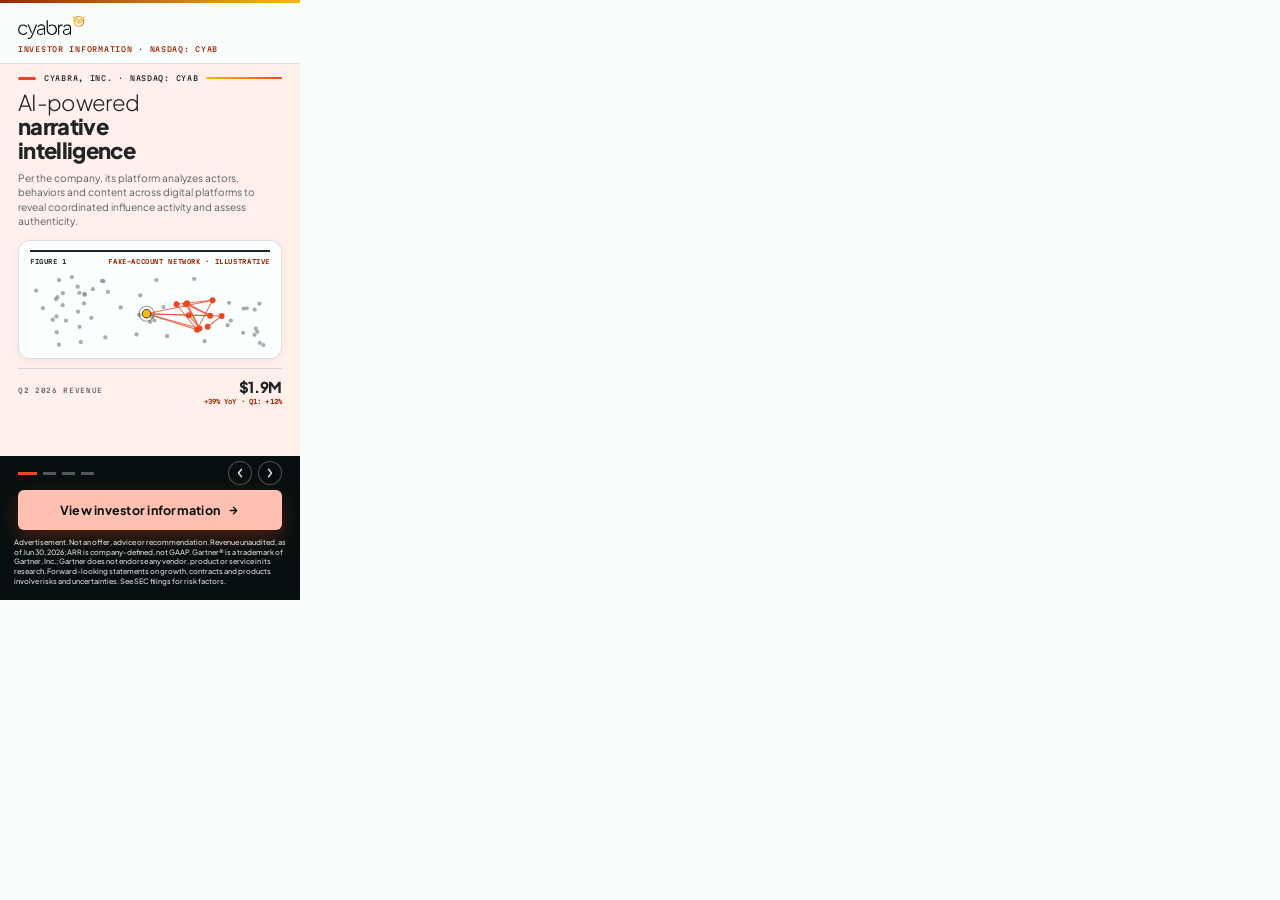
<file: concept-b-editorial/index.html>
<!DOCTYPE html>
<html lang="en">
<head>
<meta name="robots" content="noindex,nofollow">
<meta charset="UTF-8">
<meta name="ad.size" content="width=300,height=600">
<meta http-equiv="X-UA-Compatible" content="IE=Edge">
<meta name="viewport" content="width=300,initial-scale=1">
<link rel="icon" href="data:,">
<title>Cyabra, Inc. — Investor Overview</title>
<link rel="preconnect" href="https://fonts.googleapis.com">
<link rel="preconnect" href="https://fonts.gstatic.com" crossorigin>
<link href="https://fonts.googleapis.com/css2?family=Martian+Mono:wght@400;500;600&family=Plus+Jakarta+Sans:wght@200;300;400;500;600;700;800&display=swap" rel="stylesheet">
<link rel="stylesheet" href="style.css">
</head>
<body>

<!--
  Cyabra, Inc. — IR display banner, 300x600 — Concept B: Editorial / Light (version 3).
  Promotes: https://media-console-group.github.io/cyabra-ir-concept-v3/
  The v3 concept page's light stock: tinted ground, white figure cards with a black rule and mono caption, light-and-bold
  headlines, one inline-SVG figure per slide (bars to scale, ink for the current period), a dark closing band with the CTA.
  Sections follow the page: 01 the category, 02 business performance, 03 institutional validation.
  Written by .tmp/gen_b.py; style.css is hand-edited.
-->

<div id="banner" aria-label="Cyabra, Inc. investor relations advertisement">

  <div id="top-rule"></div>

  <header id="top-bar" class="reveal" data-delay="0">
    <img id="logo-img" src="assets/logo.svg" alt="Cyabra" width="67" height="23">
    <div id="masthead">INVESTOR&nbsp;INFORMATION&nbsp;·&nbsp;NASDAQ:&nbsp;CYAB</div>
  </header>

  <div id="slides">

    <!-- Slide 1 — Cover -->
    <section class="slide" data-index="0">
      <div class="slide-copy">
        <p class="eyebrow"><span class="dash"></span>Cyabra, Inc. · Nasdaq: CYAB</p>
        <h1><span class="lt">AI-powered</span><br><b>narrative</b><br><b>intelligence</b></h1>
        <p class="lead">Per the company, its platform analyzes actors, behaviors and content across digital platforms to reveal coordinated influence activity and assess authenticity.</p>

        <figure class="fig-card">
          <div class="fig-bar"><span>Figure 1</span><span>Fake-account network · illustrative</span></div>
          <div class="fig-body">
            <svg class="s-net" viewBox="0 0 224.0 76.0" width="224.0" height="76.0" role="img" aria-label="Schematic: many grey account dots and a tight group of vermilion dots linked to one amber source dot."><line class="m-edge" x1="170.4" y1="28.2" x2="155.9" y2="55.8"/><line class="m-edge" x1="170.4" y1="28.2" x2="136.7" y2="32.0"/><line class="m-edge" x1="148.2" y1="42.2" x2="158.2" y2="54.6"/><line class="m-edge" x1="148.2" y1="42.2" x2="168.2" y2="42.7"/><line class="m-edge" x1="178.9" y1="42.9" x2="165.8" y2="53.0"/><line class="m-edge" x1="158.2" y1="54.6" x2="145.5" y2="32.0"/><line class="m-edge" x1="158.2" y1="54.6" x2="146.6" y2="31.1"/><line class="m-edge" x1="155.9" y1="55.8" x2="136.7" y2="32.0"/><line class="m-edge" x1="145.5" y1="32.0" x2="168.2" y2="42.7"/><line class="m-edge" x1="168.2" y1="42.7" x2="146.6" y2="31.1"/><line class="m-edge" x1="108.8" y1="40.8" x2="170.4" y2="28.2"/><line class="m-edge" x1="108.8" y1="40.8" x2="148.2" y2="42.2"/><line class="m-edge" x1="108.8" y1="40.8" x2="178.9" y2="42.9"/><line class="m-edge" x1="108.8" y1="40.8" x2="158.2" y2="54.6"/><line class="m-edge" x1="108.8" y1="40.8" x2="155.9" y2="55.8"/><circle class="m-real" cx="101.9" cy="41.9" r="2"/><circle class="m-real" cx="202.3" cy="35.8" r="2"/><circle class="m-real" cx="113.7" cy="43.7" r="2"/><circle class="m-real" cx="44.9" cy="38.8" r="2"/><circle class="m-real" cx="25.6" cy="25.3" r="2"/><circle class="m-real" cx="24.9" cy="58.1" r="2"/><circle class="m-real" cx="153.2" cy="8.3" r="2"/><circle class="m-real" cx="214.6" cy="68.1" r="2"/><circle class="m-real" cx="39.1" cy="6.6" r="2"/><circle class="m-real" cx="118.0" cy="9.4" r="2"/><circle class="m-real" cx="46.1" cy="21.3" r="2"/><circle class="m-real" cx="12.0" cy="35.7" r="2"/><circle class="m-real" cx="99.4" cy="60.2" r="2"/><circle class="m-real" cx="116.1" cy="47.1" r="2"/><circle class="m-real" cx="112.0" cy="48.5" r="2"/><circle class="m-real" cx="102.9" cy="23.6" r="2"/><circle class="m-real" cx="217.9" cy="70.1" r="2"/><circle class="m-real" cx="184.4" cy="51.5" r="2"/><circle class="m-real" cx="72.7" cy="20.5" r="2"/><circle class="m-real" cx="67.1" cy="10.2" r="2"/><circle class="m-real" cx="185.8" cy="30.6" r="2"/><circle class="m-real" cx="209.5" cy="60.5" r="2"/><circle class="m-real" cx="5.7" cy="19.2" r="2"/><circle class="m-real" cx="199.3" cy="36.0" r="2"/><circle class="m-real" cx="214.2" cy="31.4" r="2"/><circle class="m-real" cx="21.2" cy="46.4" r="2"/><circle class="m-real" cx="24.2" cy="27.2" r="2"/><circle class="m-real" cx="210.8" cy="54.7" r="2"/><circle class="m-real" cx="30.7" cy="21.6" r="2"/><circle class="m-real" cx="27.1" cy="9.5" r="2"/><circle class="m-real" cx="124.6" cy="34.6" r="2"/><circle class="m-real" cx="46.2" cy="53.0" r="2"/><circle class="m-real" cx="33.5" cy="47.3" r="2"/><circle class="m-real" cx="30.4" cy="32.9" r="2"/><circle class="m-real" cx="50.9" cy="23.1" r="2"/><circle class="m-real" cx="212.2" cy="57.7" r="2"/><circle class="m-real" cx="70.3" cy="62.9" r="2"/><circle class="m-real" cx="50.4" cy="31.2" r="2"/><circle class="m-real" cx="187.4" cy="47.2" r="2"/><circle class="m-real" cx="27.0" cy="69.7" r="2"/><circle class="m-real" cx="51.0" cy="22.3" r="2"/><circle class="m-real" cx="68.6" cy="10.4" r="2"/><circle class="m-real" cx="24.8" cy="43.4" r="2"/><circle class="m-real" cx="57.3" cy="44.6" r="2"/><circle class="m-real" cx="84.7" cy="35.0" r="2"/><circle class="m-real" cx="209.7" cy="37.0" r="2"/><circle class="m-real" cx="127.9" cy="61.8" r="2"/><circle class="m-real" cx="44.5" cy="15.6" r="2"/><circle class="m-real" cx="198.9" cy="58.6" r="2"/><circle class="m-real" cx="58.7" cy="17.9" r="2"/><circle class="m-real" cx="163.0" cy="66.5" r="2"/><circle class="m-real" cx="47.4" cy="67.2" r="2"/><circle class="m-fake" cx="170.4" cy="28.2" r="2.8"/><circle class="m-fake" cx="148.2" cy="42.2" r="2.8"/><circle class="m-fake" cx="178.9" cy="42.9" r="2.8"/><circle class="m-fake" cx="158.2" cy="54.6" r="2.8"/><circle class="m-fake" cx="155.9" cy="55.8" r="2.8"/><circle class="m-fake" cx="145.5" cy="32.0" r="2.8"/><circle class="m-fake" cx="165.8" cy="53.0" r="2.8"/><circle class="m-fake" cx="168.2" cy="42.7" r="2.8"/><circle class="m-fake" cx="136.7" cy="32.0" r="2.8"/><circle class="m-fake" cx="146.6" cy="31.1" r="2.8"/><circle class="m-ring" cx="108.8" cy="40.8" r="7"/><circle class="m-src" cx="108.8" cy="40.8" r="4"/></svg>
          </div>
        </figure>

        <dl class="kf">
          <dt>Q2 2026 revenue</dt>
          <dd>$1.9M <em>+39% YoY · Q1: +12%</em></dd>
        </dl>
      </div>
    </section>

    <!-- Slide 2 — The category -->
    <section class="slide" data-index="1">
      <div class="slide-copy">
        <p class="eyebrow"><span class="n">01</span>The category · per the company</p>
        <h1><span class="lt">Who is driving<br>a narrative, and<br>is it</span> <b>authentic</b>?</h1>
        <p class="lead">It detects inauthentic activity and bot networks, and its AI agent, launched Jul 28, returns an evidence-backed verdict on coordinated activity.</p>

        <figure class="fig-card">
          <div class="fig-bar"><span>Figure 2</span><span>Authenticity · Coordination · Impact</span></div>
          <div class="fig-body">
            <svg viewBox="0 0 250 118">
              <g class="fig-step"><rect x="1" y="30" width="76" height="50" rx="4"/>
                <text x="39" y="51" text-anchor="middle">AUTHENTICITY</text><text class="sub" x="39" y="66" text-anchor="middle">who is real</text></g>
              <path class="fig-arrow" d="M79 55 H86 M82 50 L86 55 L82 60"/>
              <g class="fig-step accent"><rect x="88" y="30" width="76" height="50" rx="4"/>
                <text x="126" y="51" text-anchor="middle">COORDINATION</text><text class="sub" x="126" y="66" text-anchor="middle">coordinated behavior</text></g>
              <path class="fig-arrow" d="M166 55 H173 M169 50 L173 55 L169 60"/>
              <g class="fig-step gold"><rect x="175" y="30" width="74" height="50" rx="4"/>
                <text x="212" y="51" text-anchor="middle">IMPACT</text><text class="sub" x="212" y="66" text-anchor="middle">who amplifies it</text></g>
              <text class="fig-note" x="3" y="106">Capabilities as the company describes them.</text>
            </svg>
          </div>
        </figure>

        <dl class="kf">
          <dt>AI agent launched</dt>
          <dd>Jul 28 <em>Coordinated Activity Detection</em></dd>
        </dl>
      </div>
    </section>

    <!-- Slide 3 — Business performance -->
    <section class="slide" data-index="2">
      <div class="slide-copy">
        <p class="eyebrow"><span class="n">02</span>Business performance · 10-Qs</p>
        <h1><span class="lt">Revenue up</span><br><b>39%</b> <span class="lt">in the<br>second quarter</span></h1>
        <p class="lead">Q2 2026 revenue was $1.9M against $1.3M a year earlier; Q1 growth was 12%. ARR is company-defined, not GAAP or a forecast.</p>

        <figure class="fig-card">
          <div class="fig-bar"><span>Figure 3</span><span>Q2 revenue · ARR · to scale</span></div>
          <div class="fig-body">
            <svg viewBox="0 0 250 118"><text class="fig-ptitle" x="6" y="14">Q2 REVENUE</text><rect class="fig-bar-prior" x="12" y="56.6" width="30" height="37.4"/><text class="fig-bar-label" x="27.0" y="52.6" text-anchor="middle">$1.3M</text><text class="fig-bar-year" x="27.0" y="105" text-anchor="middle">Q2 ’25</text><rect class="fig-bar-now" x="56" y="42.0" width="30" height="52.0"/><text class="fig-bar-label strong" x="71.0" y="38.0" text-anchor="middle">$1.9M</text><text class="fig-bar-year" x="71.0" y="105" text-anchor="middle">Q2 ’26</text><line class="fig-div" x1="106" y1="6" x2="106" y2="110"/><text class="fig-ptitle" x="116" y="14">ARR · NOT GAAP</text><rect class="fig-bar-prior" x="122" y="53.6" width="24" height="40.4"/><text class="fig-bar-label" x="134.0" y="49.6" text-anchor="middle">$6.3M</text><text class="fig-bar-year" x="134.0" y="105" text-anchor="middle">JUN ’25</text><rect class="fig-bar-prior" x="162" y="54.8" width="24" height="39.2"/><text class="fig-bar-label" x="174.0" y="50.8" text-anchor="middle">$6.1M</text><text class="fig-bar-year" x="174.0" y="105" text-anchor="middle">DEC ’25</text><rect class="fig-bar-now" x="202" y="42.0" width="24" height="52.0"/><text class="fig-bar-label strong" x="214.0" y="38.0" text-anchor="middle">$8.1M</text><text class="fig-bar-year" x="214.0" y="105" text-anchor="middle">JUN ’26</text><line class="fig-base" x1="8" y1="94" x2="100" y2="94"/><line class="fig-base" x1="118" y1="94" x2="244" y2="94"/></svg>
          </div>
        </figure>

        <dl class="kf">
          <dt>H1 2026 revenue</dt>
          <dd>$3.3M <em>+26% on $2.6M</em></dd>
        </dl>
      </div>
    </section>

    <!-- Slide 4 — Institutional validation -->
    <section class="slide" data-index="3">
      <div class="slide-copy">
        <p class="eyebrow"><span class="n">03</span>Institutional validation · releases</p>
        <h1><span class="lt">Recognized by</span> <b>Gartner</b>.<br><span class="lt">Positioned on U.S.<br>security programs.</span></h1>
        <p class="lead">Eligible to compete for task orders on an FBI multi-award IDIQ contract; accepted into the USSOCOM SOF RACER consortium.</p>

        <figure class="fig-card">
          <div class="fig-bar"><span>Figure 4</span><span>Recognition and agreements, 2026</span></div>
          <div class="fig-body">
            <svg viewBox="0 0 250 118"><line class="fig-base" x1="8" y1="46" x2="244" y2="46"/><text class="fig-bar-year" x="28" y="30" text-anchor="middle">JUL 1</text><rect class="fig-gold" x="23" y="41" width="10" height="10" rx="2" transform="rotate(45 28 46)"/><text class="fig-tl-n" x="28" y="66" text-anchor="middle">Gartner</text><text class="fig-tl-s" x="28" y="77" text-anchor="middle">Market Shaper</text><text class="fig-bar-year" x="76" y="30" text-anchor="middle">SEP 30</text><circle class="fig-dotink" cx="76" cy="46" r="4.2"/><text class="fig-tl-n" x="76" y="66" text-anchor="middle">USSOCOM</text><text class="fig-tl-s" x="76" y="77" text-anchor="middle">SOF RACER</text><text class="fig-bar-year" x="124" y="30" text-anchor="middle">OCT 5</text><circle class="fig-dotink" cx="124" cy="46" r="4.2"/><text class="fig-tl-n" x="124" y="66" text-anchor="middle">FBI</text><text class="fig-tl-s" x="124" y="77" text-anchor="middle">IDIQ</text><text class="fig-bar-year" x="172" y="30" text-anchor="middle">OCT 21</text><rect class="fig-gold" x="167" y="41" width="10" height="10" rx="2" transform="rotate(45 172 46)"/><text class="fig-tl-n" x="172" y="66" text-anchor="middle">Gartner</text><text class="fig-tl-s" x="172" y="77" text-anchor="middle">Hype Cycles</text><text class="fig-bar-year" x="220" y="30" text-anchor="middle">NOV 2·6</text><circle class="fig-dotink" cx="220" cy="46" r="4.2"/><text class="fig-tl-n" x="220" y="66" text-anchor="middle">Six-figure</text><text class="fig-tl-s" x="220" y="77" text-anchor="middle">agreements</text><text class="fig-note" x="8" y="104">2026 · company announcements; dates as released.</text></svg>
          </div>
        </figure>

        <dl class="kf">
          <dt>Hype Cycle™ reports</dt>
          <dd>10 <em>Sample Vendor · Oct 21</em></dd>
        </dl>
      </div>
    </section>

  </div>

  <button type="button" class="nav-arrow" id="arrow-prev" aria-label="Previous slide">
    <svg viewBox="0 0 16 16"><path d="M10 3 6 8l4 5" stroke="currentColor" stroke-width="1.7" fill="none" stroke-linecap="round" stroke-linejoin="round"/></svg>
  </button>
  <button type="button" class="nav-arrow" id="arrow-next" aria-label="Next slide">
    <svg viewBox="0 0 16 16"><path d="M6 3l4 5-4 5" stroke="currentColor" stroke-width="1.7" fill="none" stroke-linecap="round" stroke-linejoin="round"/></svg>
  </button>

  <div id="dots" class="reveal" role="tablist" aria-label="Slide selector">
    <button class="dot active" data-index="0" aria-label="Slide 1: Cover"></button>
    <button class="dot" data-index="1" aria-label="Slide 2: The category"></button>
    <button class="dot" data-index="2" aria-label="Slide 3: Business performance"></button>
    <button class="dot" data-index="3" aria-label="Slide 4: Institutional validation"></button>
  </div>

  <div id="bottom-fixed" class="reveal" data-delay="1">
    <a href="#" id="cta">
      <span>View investor information</span>
      <svg viewBox="0 0 16 16" id="cta-arrow" aria-hidden="true"><path d="M4 8h8M8 4l4 4-4 4" stroke="currentColor" stroke-width="1.6" fill="none" stroke-linecap="round" stroke-linejoin="round"/></svg>
    </a>
    <div id="fls">Advertisement. Not an offer, advice or recommendation. Revenue unaudited, as of Jun 30, 2026; ARR is company-defined, not GAAP. Gartner® is a trademark of Gartner, Inc.; Gartner does not endorse any vendor, product or service in its research. Forward-looking statements on growth, contracts and products involve risks and uncertainties. See SEC filings for risk factors.</div>
  </div>

  <!-- Standard HTML5-ad click-tag plumbing -->
  <div id="click-tag-wrapper"></div>
</div>

<script src="script.js"></script>
</body>
</html>
</file>
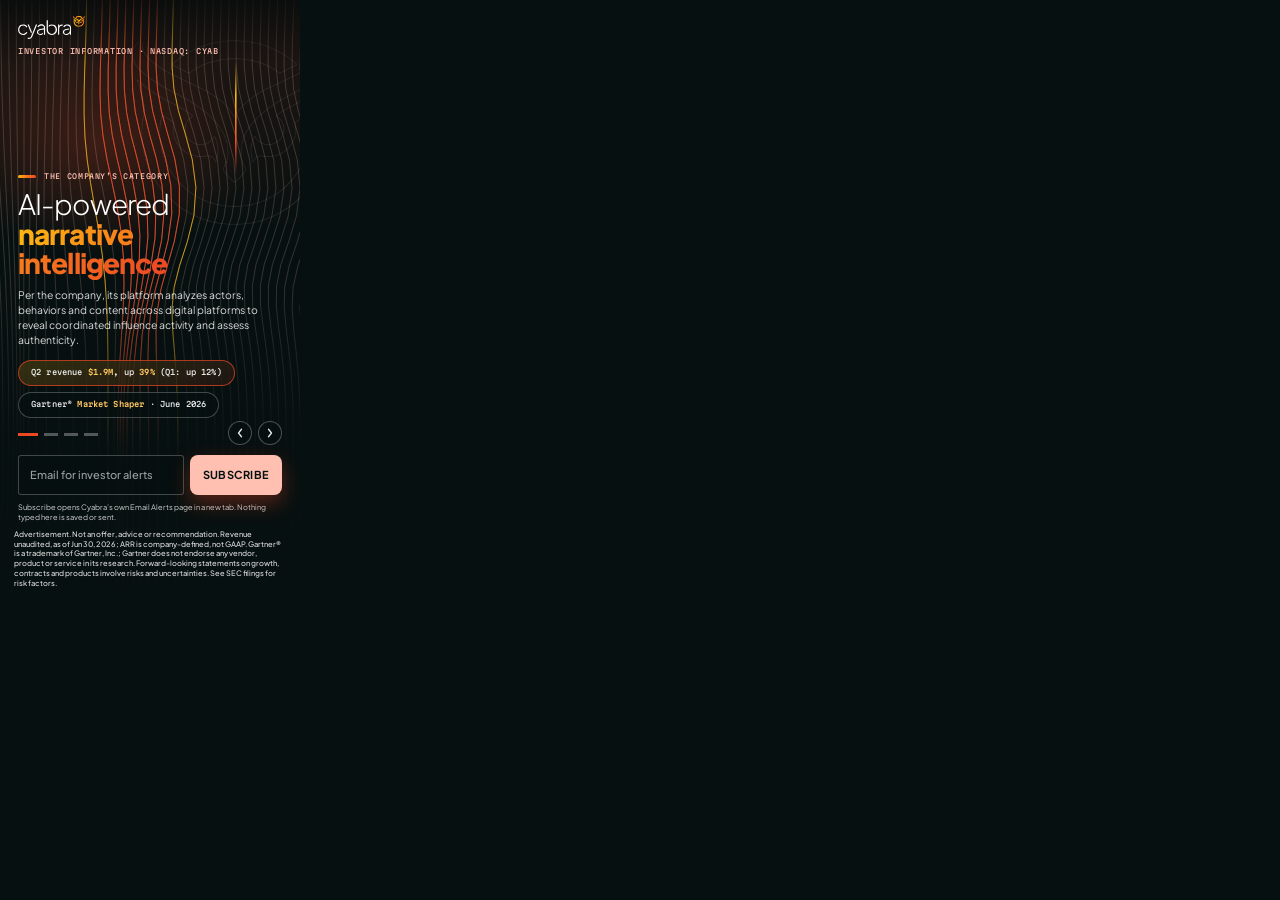
<file: concept-c-dashboard/index.html>
<!DOCTYPE html>
<html lang="en">
<head>
<meta name="robots" content="noindex,nofollow">
<meta charset="UTF-8">
<meta name="ad.size" content="width=300,height=600">
<meta http-equiv="X-UA-Compatible" content="IE=Edge">
<meta name="viewport" content="width=300,initial-scale=1">
<link rel="icon" href="data:,">
<title>Cyabra, Inc. — Investor Alerts</title>
<link rel="preconnect" href="https://fonts.googleapis.com">
<link rel="preconnect" href="https://fonts.gstatic.com" crossorigin>
<link href="https://fonts.googleapis.com/css2?family=Martian+Mono:wght@400;500;600&family=Plus+Jakarta+Sans:wght@300;400;500;600;700;800&display=swap" rel="stylesheet">
<link rel="stylesheet" href="style.css">
</head>
<body>
<!-- GENERATED by build_concept_c.py from ../concept-a-photo/ (a-fingerprint: 7a718c041352).
     Don't edit this file: edit Concept A and re-run the script. -->


<!--
  Cyabra, Inc. — IR display banner, 300x600 — Concept C (Concept A + email sign-up): Motif / Dark (version 3).
  Promotes: https://media-console-group.github.io/cyabra-ir-concept-v3/
  The look is the v3 IR concept page's own: near-black ground, vermilion and amber accents, its contour-line field (a port of
  the page's wave script, drawn once in the hidden defs below) and its fake-account network schematic. Sections follow the page:
  01 the category, 02 business performance, 03 institutional validation (numeral, label, one bold headline, number cards with
  bars drawn to scale from the filed numbers). Concept C is generated from this file (scripts/build_concept_c.py), so
  re-run that after every edit here.
  Every slide's copy and stat comes from .tmp/facts.md (10-Qs, 8-Ks, company releases).
  Written by .tmp/gen_a.py (art from .tmp/motif.py); style.css is hand-edited.
-->

<div id="banner" aria-label="Cyabra, Inc. investor relations advertisement with investor email alerts sign-up">

  <div id="slides">
    <svg class="mk-defs" width="0" height="0" aria-hidden="true" focusable="false"><defs><g id="wf"><path id="l11" d="M-110.7 1.0L-110.2 25.1L-109.4 49.4L-108.1 73.6L-106.4 97.9L-104.1 122.0L-101.5 145.9L-98.8 169.4L-96.2 192.6L-94.1 215.4L-92.7 238.1L-92.1 260.7L-92.1 283.4L-92.5 306.3L-93.2 329.4L-93.9 352.8L-94.4 376.4L-94.7 400.2L-94.8 424.1L-94.9 448.1L-94.7 472.2L-94.0 496.7L-92.7 522.0L-92.0 548.5L-94.7 575.8L-102.7 602.0L-113.0 624.0"/><path id="l12" d="M-102.6 1.0L-102.2 25.1L-101.3 49.4L-100.1 73.6L-98.3 97.9L-96.0 122.0L-93.4 145.9L-90.7 169.4L-88.2 192.5L-86.1 215.4L-84.7 238.0L-84.1 260.6L-84.1 283.3L-84.5 306.2L-85.2 329.4L-85.9 352.8L-86.4 376.4L-86.8 400.2L-86.9 424.1L-86.9 448.1L-86.8 472.2L-86.0 496.7L-84.7 522.0L-84.0 548.4L-86.6 575.7L-94.7 602.0L-105.0 624.0"/><path id="l13" d="M-94.6 1.0L-94.2 25.1L-93.3 49.4L-92.1 73.6L-90.3 97.9L-88.0 122.0L-85.4 145.9L-82.7 169.4L-80.2 192.5L-78.1 215.4L-76.7 238.0L-76.1 260.6L-76.1 283.3L-76.5 306.2L-77.2 329.4L-77.9 352.8L-78.4 376.4L-78.8 400.2L-78.9 424.1L-78.9 448.1L-78.8 472.2L-78.0 496.7L-76.7 522.0L-76.0 548.4L-78.6 575.7L-86.7 602.0L-97.0 624.0"/><path id="l14" d="M-86.6 1.0L-86.2 25.1L-85.3 49.4L-84.1 73.6L-82.3 97.9L-80.0 122.0L-77.4 145.9L-74.7 169.4L-72.2 192.6L-70.1 215.4L-68.7 238.0L-68.1 260.6L-68.1 283.3L-68.5 306.2L-69.2 329.4L-69.9 352.8L-70.4 376.4L-70.7 400.2L-70.9 424.1L-70.9 448.1L-70.8 472.2L-70.0 496.7L-68.7 522.0L-68.0 548.4L-70.6 575.8L-78.7 602.0L-89.0 624.0"/><path id="l15" d="M-78.6 1.0L-78.2 25.1L-77.4 49.4L-76.1 73.6L-74.3 97.9L-72.1 122.0L-69.5 145.9L-66.8 169.4L-64.2 192.6L-62.2 215.4L-60.8 238.1L-60.1 260.7L-60.1 283.4L-60.5 306.3L-61.1 329.4L-61.8 352.8L-62.3 376.5L-62.6 400.2L-62.8 424.2L-62.8 448.2L-62.7 472.2L-61.9 496.7L-60.7 522.0L-60.0 548.5L-62.7 575.8L-70.8 602.0L-81.1 623.9"/><path id="l16" d="M-70.6 1.0L-70.2 25.1L-69.4 49.4L-68.1 73.6L-66.4 97.9L-64.2 122.0L-61.6 145.9L-58.9 169.4L-56.4 192.6L-54.3 215.5L-52.8 238.2L-52.1 260.8L-52.0 283.6L-52.4 306.5L-53.0 329.6L-53.6 353.0L-54.1 376.6L-54.4 400.4L-54.5 424.3L-54.5 448.3L-54.4 472.4L-53.7 496.9L-52.5 522.2L-52.1 548.7L-54.9 575.9L-63.1 602.0L-73.3 623.8"/><path id="l17" d="M-62.7 1.0L-62.2 25.1L-61.4 49.3L-60.2 73.6L-58.5 97.9L-56.3 122.0L-53.8 145.9L-51.2 169.5L-48.6 192.7L-46.5 215.7L-45.0 238.4L-44.2 261.1L-44.0 283.8L-44.3 306.7L-44.8 329.9L-45.3 353.3L-45.7 376.9L-46.0 400.7L-46.1 424.6L-46.1 448.6L-46.0 472.7L-45.4 497.2L-44.4 522.5L-44.2 549.0L-47.3 576.1L-55.7 602.0L-65.5 623.6"/><path id="l18" d="M-54.7 1.0L-54.3 25.1L-53.5 49.3L-52.3 73.6L-50.7 97.8L-48.6 122.0L-46.1 145.9L-43.5 169.6L-41.0 192.9L-38.9 215.9L-37.3 238.7L-36.4 261.5L-36.0 284.2L-36.1 307.2L-36.5 330.3L-36.9 353.7L-37.3 377.3L-37.5 401.1L-37.6 425.0L-37.6 449.0L-37.5 473.1L-37.0 497.7L-36.2 523.0L-36.4 549.5L-40.0 576.5L-48.5 602.0L-57.9 623.4"/><path id="l19" d="M-46.7 1.0L-46.3 25.1L-45.6 49.3L-44.5 73.6L-42.9 97.8L-40.9 122.0L-38.6 146.0L-36.1 169.7L-33.6 193.1L-31.4 216.2L-29.8 239.1L-28.7 262.0L-28.1 284.8L-28.0 307.8L-28.2 331.0L-28.5 354.4L-28.7 378.0L-28.9 401.7L-28.9 425.7L-29.0 449.7L-28.9 473.7L-28.5 498.3L-28.0 523.7L-28.7 550.1L-32.9 576.8L-41.6 601.9L-50.4 623.0"/><path id="l20" d="M-38.8 0.9L-38.4 25.1L-37.8 49.3L-36.7 73.5L-35.2 97.8L-33.4 122.0L-31.1 146.0L-28.7 169.8L-26.4 193.3L-24.2 216.6L-22.4 239.6L-21.2 262.6L-20.4 285.5L-20.1 308.6L-20.0 331.8L-20.1 355.2L-20.2 378.8L-20.3 402.6L-20.4 426.5L-20.4 450.5L-20.3 474.6L-20.1 499.2L-20.1 524.6L-21.4 550.9L-26.2 577.3L-35.0 601.8L-43.0 622.4"/><path id="l21" d="M-30.9 0.9L-30.6 25.0L-29.9 49.2L-29.0 73.5L-27.6 97.7L-25.9 121.9L-23.9 146.0L-21.6 169.9L-19.4 193.5L-17.2 217.0L-15.4 240.2L-14.0 263.3L-13.0 286.4L-12.4 309.6L-12.1 332.9L-12.0 356.3L-12.0 380.0L-12.0 403.8L-12.0 427.7L-12.0 451.7L-12.0 475.8L-12.0 500.4L-12.5 525.7L-14.6 551.7L-20.0 577.7L-28.7 601.5L-35.5 621.7"/><path id="l22" d="M-23.0 0.9L-22.7 25.0L-22.1 49.2L-21.3 73.4L-20.1 97.6L-18.5 121.9L-16.7 146.0L-14.7 170.0L-12.6 193.8L-10.6 217.3L-8.7 240.8L-7.2 264.1L-6.1 287.4L-5.3 310.7L-4.8 334.1L-4.5 357.6L-4.3 381.3L-4.2 405.1L-4.2 429.1L-4.2 453.1L-4.2 477.2L-4.5 501.7L-5.5 526.9L-8.4 552.6L-14.3 577.9L-22.5 601.0L-27.9 620.8"/><path id="l23" d="M-15.1 0.8L-14.8 24.9L-14.4 49.1L-13.6 73.3L-12.6 97.5L-11.3 121.8L-9.7 145.9L-8.0 170.0L-6.1 193.9L-4.2 217.7L-2.5 241.3L-1.0 264.9L0.2 288.4L1.2 311.9L1.9 335.4L2.3 359.1L2.6 382.8L2.8 406.7L2.8 430.6L2.8 454.6L2.7 478.7L2.2 503.2L0.6 528.2L-2.9 553.4L-9.1 578.0L-16.5 600.2L-20.0 619.7"/><path id="l24" d="M-7.2 0.8L-7.0 24.9L-6.6 49.0L-6.0 73.2L-5.2 97.4L-4.1 121.6L-2.9 145.8L-1.4 170.0L0.2 194.0L1.7 217.9L3.3 241.8L4.7 265.5L5.9 289.2L6.8 312.9L7.6 336.6L8.1 360.4L8.5 384.2L8.7 408.2L8.7 432.1L8.7 456.1L8.6 480.2L7.9 504.5L5.8 529.2L1.9 553.9L-4.2 577.6L-10.2 599.1L-11.6 618.5"/><path id="l25" d="M0.6 0.7L0.8 24.8L1.1 48.9L1.5 73.1L2.2 97.2L3.0 121.4L3.9 145.6L5.0 169.8L6.2 193.9L7.4 218.0L8.6 242.0L9.8 265.9L10.8 289.8L11.7 313.7L12.3 337.6L12.8 361.5L13.2 385.4L13.4 409.4L13.4 433.3L13.5 457.3L13.3 481.4L12.4 505.6L10.1 529.9L6.1 553.9L0.7 576.8L-3.5 597.7L-2.6 617.2"/><path id="l26" d="M8.5 0.7L8.6 24.7L8.8 48.8L9.1 72.9L9.5 97.0L10.0 121.2L10.6 145.4L11.3 169.5L12.1 193.7L12.9 217.8L13.7 241.9L14.5 266.0L15.2 290.0L15.8 314.0L16.3 338.0L16.7 362.0L16.9 386.0L17.1 410.0L17.1 434.0L17.1 458.0L16.9 482.0L16.0 506.0L13.8 529.9L10.2 553.2L6.1 575.4L4.0 595.9L7.2 615.9"/><path id="l27" d="M16.3 0.6L16.3 24.6L16.4 48.7L16.6 72.7L16.8 96.8L17.0 120.9L17.3 145.0L17.6 169.1L18.0 193.2L18.3 217.3L18.7 241.4L19.0 265.5L19.4 289.5L19.6 313.6L19.9 337.6L20.0 361.7L20.2 385.7L20.2 409.7L20.3 433.7L20.3 457.7L20.1 481.7L19.3 505.5L17.4 529.0L14.7 551.8L12.4 573.5L12.6 594.1L17.7 614.9"/><path id="l28" d="M24.1 0.5L24.1 24.5L24.1 48.5L24.1 72.5L24.1 96.5L24.0 120.5L24.0 144.5L24.0 168.5L24.0 192.5L23.9 216.4L23.9 240.4L23.9 264.4L23.8 288.4L23.8 312.4L23.8 336.4L23.8 360.4L23.8 384.4L23.8 408.4L23.8 432.4L23.8 456.4L23.7 480.3L23.1 504.0L21.9 527.2L20.5 549.7L20.1 571.2L22.6 592.3L29.0 614.2"/><path id="l29" d="M31.9 0.4L31.9 24.4L31.7 48.4L31.6 72.3L31.4 96.2L31.1 120.0L30.8 143.9L30.5 167.7L30.2 191.5L29.9 215.2L29.6 239.0L29.4 262.8L29.2 286.6L29.0 310.4L28.9 334.3L28.8 358.2L28.8 382.1L28.7 406.1L28.7 430.1L28.7 454.1L28.7 478.0L28.4 501.6L28.1 524.7L28.1 547.1L29.6 569.0L33.7 590.9L40.7 614.0"/><path id="l30" d="M39.7 0.4L39.6 24.3L39.4 48.2L39.1 72.0L38.7 95.8L38.2 119.5L37.8 143.1L37.3 166.7L36.9 190.2L36.5 213.8L36.3 237.3L36.1 260.8L36.0 284.4L36.0 308.0L36.0 331.7L36.0 355.5L36.1 379.3L36.1 403.2L36.1 427.2L36.1 451.2L36.1 475.1L36.3 498.8L36.7 522.0L38.0 544.7L40.9 567.2L45.9 590.1L52.5 614.4"/><path id="l31" d="M47.5 0.3L47.4 24.2L47.0 48.0L46.6 71.7L46.1 95.4L45.5 118.9L44.9 142.3L44.4 165.6L44.1 188.9L44.0 212.1L44.1 235.3L44.3 258.6L44.7 282.0L45.1 305.5L45.5 329.1L45.9 352.8L46.1 376.6L46.3 400.5L46.4 424.4L46.4 448.4L46.4 472.4L46.8 496.1L47.9 519.6L50.0 542.8L53.6 566.1L58.5 590.1L63.9 615.5"/><path id="l32" d="M55.4 0.2L55.1 24.0L54.7 47.8L54.1 71.4L53.5 94.9L52.8 118.2L52.3 141.4L52.0 164.4L52.1 187.4L52.4 210.4L53.2 233.4L54.1 256.6L55.2 279.9L56.3 303.4L57.3 327.0L58.1 350.8L58.7 374.6L59.0 398.5L59.1 422.5L59.1 446.5L59.2 470.5L59.8 494.4L61.1 518.2L63.4 542.0L66.8 566.2L70.9 591.1L74.5 617.1"/><path id="l33" d="M63.2 0.1L62.9 23.9L62.4 47.6L61.7 71.1L61.0 94.4L60.4 117.5L60.0 140.4L60.1 163.2L60.7 186.0L61.9 208.8L63.5 231.8L65.4 255.0L67.3 278.5L69.1 302.2L70.6 326.0L71.8 350.0L72.6 374.0L73.0 398.0L73.2 422.0L73.2 446.0L73.3 470.0L73.8 494.1L75.0 518.2L77.0 542.5L79.6 567.3L82.2 592.8L83.8 619.1"/><path id="l34" d="M71.0 -0.0L70.6 23.8L70.1 47.4L69.3 70.8L68.6 93.9L68.1 116.8L68.1 139.4L68.7 162.0L70.1 184.6L72.2 207.4L74.8 230.6L77.6 254.1L80.2 278.0L82.5 302.1L84.3 326.4L85.6 350.7L86.4 374.9L86.9 399.1L87.0 423.1L87.1 447.1L87.1 471.2L87.5 495.3L88.3 519.7L89.5 544.3L90.9 569.4L91.9 595.1L91.8 621.2"/><path id="l35" d="M78.8 -0.1L78.4 23.6L77.8 47.1L77.0 70.4L76.3 93.4L76.0 116.0L76.4 138.5L77.7 160.9L80.0 183.5L83.2 206.5L86.7 230.0L90.1 254.1L93.1 278.6L95.4 303.3L97.0 328.0L98.0 352.7L98.6 377.2L98.8 401.4L98.9 425.5L99.0 449.6L99.0 473.6L99.1 497.8L99.4 522.2L99.8 546.9L100.0 572.0L99.6 597.5L98.3 623.1"/><path id="l36" d="M86.6 -0.3L86.2 23.5L85.5 46.9L84.7 70.1L84.1 92.8L84.1 115.3L85.0 137.6L87.2 159.9L90.5 182.7L94.5 206.0L98.6 230.1L102.3 254.9L105.0 280.0L106.7 305.3L107.6 330.5L107.9 355.4L108.0 380.1L108.0 404.4L107.9 428.6L107.9 452.6L107.9 476.6L107.9 500.8L107.8 525.1L107.5 549.7L106.8 574.6L105.6 599.6L103.6 624.7"/><path id="l37" d="M94.5 -0.4L94.0 23.3L93.3 46.7L92.5 69.7L92.0 92.3L92.3 114.6L93.9 136.8L96.9 159.2L101.2 182.2L105.9 206.1L110.3 230.9L113.5 256.4L115.4 282.1L116.0 307.8L115.7 333.2L115.1 358.2L114.5 382.9L114.1 407.2L113.9 431.4L113.9 455.4L113.9 479.4L113.7 503.5L113.4 527.7L112.7 552.1L111.7 576.6L110.1 601.2L108.0 625.6"/><path id="l38" d="M102.3 -0.5L101.8 23.2L101.1 46.5L100.3 69.3L100.0 91.8L100.7 113.9L103.0 136.0L106.9 158.6L111.9 182.0L117.0 206.6L121.1 232.1L123.5 258.2L124.0 284.4L123.1 310.3L121.5 335.6L119.9 360.5L118.7 385.0L117.9 409.2L117.6 433.3L117.5 457.3L117.5 481.3L117.4 505.4L117.0 529.5L116.3 553.6L115.3 577.8L113.9 601.9L112.2 626.0"/><path id="l39" d="M110.2 -0.6L109.6 23.0L108.9 46.2L108.2 69.0L108.1 91.3L109.3 113.3L112.3 135.4L117.0 158.2L122.6 182.1L127.7 207.4L131.0 233.6L132.0 260.3L130.8 286.6L128.4 312.3L125.6 337.3L123.3 361.8L121.6 385.9L120.6 410.0L120.2 434.0L120.1 458.0L120.1 482.0L120.0 506.0L119.7 530.0L119.2 554.0L118.5 578.0L117.6 601.9L116.5 625.7"/><path id="l40" d="M118.0 -0.7L117.5 22.9L116.7 46.0L116.1 68.7L116.2 90.8L117.9 112.8L121.6 134.9L127.0 158.0L133.0 182.5L137.7 208.5L139.9 235.3L139.2 262.1L136.3 288.3L132.6 313.5L129.0 338.0L126.2 361.9L124.4 385.7L123.4 409.5L123.0 433.5L123.0 457.5L123.0 481.4L122.9 505.4L122.8 529.4L122.5 553.3L122.2 577.3L121.8 601.1L121.3 625.0"/><path id="l41" d="M125.9 -0.8L125.3 22.8L124.6 45.8L124.0 68.4L124.4 90.4L126.6 112.3L130.9 134.6L137.0 158.0L143.0 183.1L147.1 209.7L147.9 236.9L145.4 263.7L141.1 289.4L136.4 314.0L132.5 337.7L129.8 361.1L128.2 384.5L127.3 408.2L127.0 432.0L127.0 456.0L127.0 480.0L127.0 504.0L127.0 528.0L127.0 551.9L126.9 575.9L126.9 599.9L126.8 623.9"/><path id="l42" d="M133.8 -0.8L133.2 22.6L132.5 45.6L132.0 68.1L132.7 90.0L135.3 111.9L140.3 134.3L146.7 158.2L152.7 183.9L155.8 211.0L155.0 238.3L151.0 264.9L145.5 290.0L140.5 313.7L136.8 336.8L134.5 359.7L133.4 382.8L132.9 406.2L132.7 430.0L132.7 454.0L132.7 478.0L132.7 502.0L132.7 526.1L132.8 550.1L132.9 574.2L133.0 598.4L133.1 622.6"/><path id="l43" d="M141.7 -0.9L141.1 22.5L140.4 45.5L140.0 67.8L140.9 89.7L144.0 111.5L149.5 134.1L156.3 158.4L161.9 184.6L164.0 212.1L161.7 239.5L156.3 265.6L150.2 289.9L145.2 312.9L142.1 335.4L140.6 357.9L140.1 380.8L140.0 404.2L140.0 428.0L140.0 451.9L140.0 475.9L140.0 500.0L140.0 524.1L140.0 548.3L140.0 572.5L140.1 596.8L140.3 621.2"/><path id="l44" d="M149.6 -1.0L149.0 22.4L148.3 45.3L148.0 67.6L149.2 89.4L152.7 111.2L158.7 134.0L165.6 158.7L170.8 185.4L171.8 213.2L168.1 240.4L161.7 265.9L155.3 289.5L150.8 311.9L148.6 333.9L148.0 356.2L148.2 379.0L148.5 402.4L148.6 426.1L148.6 450.1L148.6 474.1L148.6 498.2L148.5 522.3L148.4 546.5L148.2 570.9L148.1 595.4L148.0 620.0"/><path id="l45" d="M157.5 -1.1L156.9 22.3L156.2 45.2L156.1 67.4L157.5 89.1L161.4 111.0L167.7 134.0L174.8 159.0L179.4 186.1L179.3 214.1L174.4 241.1L167.3 266.0L161.0 288.9L157.3 310.7L156.0 332.4L156.3 354.6L157.1 377.5L157.8 400.9L158.1 424.6L158.1 448.6L158.1 472.6L158.0 496.7L157.8 520.8L157.5 545.1L157.0 569.6L156.6 594.1L156.2 618.9"/><path id="l46" d="M165.5 -1.1L164.9 22.3L164.2 45.1L164.1 67.2L165.7 88.9L169.9 110.8L176.6 134.0L183.6 159.4L187.8 186.8L186.6 214.8L180.7 241.5L173.2 265.8L167.3 288.1L164.4 309.5L164.1 331.1L165.3 353.3L166.6 376.3L167.5 399.8L167.9 423.6L168.0 447.5L168.0 471.5L167.8 495.6L167.5 519.8L167.0 544.1L166.3 568.5L165.5 593.1L164.7 617.9"/><path id="l47" d="M173.4 -1.2L172.8 22.2L172.2 45.0L172.1 67.1L173.9 88.7L178.4 110.7L185.3 134.0L192.3 159.7L195.9 187.4L193.9 215.4L187.3 241.8L179.6 265.6L174.1 287.4L172.0 308.5L172.7 330.0L174.5 352.4L176.2 375.4L177.4 399.0L177.8 422.9L177.9 446.8L177.9 470.8L177.7 494.9L177.2 519.0L176.5 543.3L175.6 567.7L174.5 592.4L173.4 617.2"/><path id="l48" d="M181.4 -1.2L180.8 22.1L180.1 44.9L180.2 67.0L182.1 88.6L186.8 110.6L193.9 134.1L200.9 160.0L204.0 187.8L201.3 215.8L194.1 241.9L186.3 265.3L181.3 286.7L180.0 307.7L181.4 329.2L183.7 351.7L185.7 374.9L187.0 398.5L187.6 422.4L187.6 446.4L187.6 470.4L187.4 494.5L186.9 518.6L186.0 542.8L184.8 567.2L183.4 591.8L182.0 616.7"/><path id="l49" d="M189.4 -1.2L188.8 22.1L188.1 44.8L188.2 66.9L190.3 88.5L195.2 110.5L202.4 134.1L209.2 160.2L212.0 188.2L208.7 216.1L201.1 242.0L193.4 265.0L188.8 286.2L188.2 307.0L190.1 328.6L192.8 351.2L195.0 374.5L196.4 398.3L197.0 422.2L197.1 446.2L197.0 470.2L196.8 494.2L196.2 518.3L195.2 542.5L193.9 566.8L192.3 591.4L190.6 616.2"/><path id="l50" d="M197.3 -1.2L196.7 22.1L196.1 44.8L196.2 66.8L198.4 88.4L203.4 110.5L210.7 134.2L217.5 160.3L220.0 188.4L216.3 216.3L208.4 242.0L200.7 264.8L196.5 285.8L196.3 306.6L198.7 328.2L201.6 350.9L204.0 374.3L205.5 398.1L206.1 422.1L206.1 446.1L206.1 470.1L205.8 494.1L205.2 518.2L204.2 542.3L202.7 566.6L201.0 591.1L199.1 616.0"/><path id="l51" d="M205.3 -1.3L204.7 22.1L204.1 44.7L204.3 66.8L206.5 88.4L211.6 110.4L218.9 134.2L225.7 160.5L227.9 188.6L224.0 216.5L215.9 242.0L208.3 264.6L204.4 285.5L204.5 306.3L207.1 328.0L210.2 350.7L212.7 374.2L214.2 398.1L214.8 422.0L214.9 446.0L214.8 470.0L214.5 494.0L213.9 518.1L212.8 542.2L211.3 566.5L209.4 591.0L207.4 615.8"/><path id="l52" d="M213.3 -1.3L212.7 22.0L212.1 44.7L212.3 66.7L214.5 88.3L219.7 110.4L227.1 134.2L233.8 160.5L235.9 188.7L231.8 216.6L223.7 242.0L216.1 264.5L212.3 285.3L212.6 306.1L215.4 327.8L218.6 350.6L221.1 374.2L222.6 398.0L223.2 422.0L223.3 446.0L223.2 470.0L223.0 494.0L222.3 518.1L221.2 542.2L219.6 566.4L217.7 590.9L215.7 615.7"/><path id="l53" d="M221.3 -1.3L220.7 22.0L220.1 44.7L220.3 66.7L222.5 88.3L227.7 110.4L235.1 134.2L241.8 160.6L243.9 188.7L239.7 216.6L231.5 242.0L224.0 264.5L220.3 285.2L220.7 306.0L223.5 327.8L226.8 350.6L229.3 374.2L230.8 398.0L231.4 422.0L231.5 446.0L231.4 470.0L231.2 494.0L230.5 518.0L229.4 542.1L227.8 566.4L225.8 590.9L223.7 615.6"/><path id="l54" d="M229.3 -1.3L228.7 22.0L228.1 44.7L228.3 66.7L230.5 88.3L235.7 110.4L243.2 134.2L249.8 160.6L251.9 188.8L247.7 216.6L239.5 242.0L231.9 264.4L228.2 285.2L228.7 306.0L231.5 327.7L234.8 350.6L237.4 374.1L238.9 398.0L239.5 422.0L239.5 446.0L239.5 470.0L239.2 494.0L238.5 518.0L237.4 542.1L235.8 566.4L233.9 590.8L231.8 615.6"/><path id="l55" d="M237.3 -1.3L236.7 22.0L236.1 44.7L236.3 66.7L238.5 88.3L243.7 110.4L251.2 134.2L257.8 160.6L259.9 188.8L255.7 216.6L247.5 242.0L239.9 264.4L236.2 285.2L236.7 306.0L239.5 327.7L242.8 350.6L245.4 374.1L246.9 398.0L247.5 422.0L247.5 446.0L247.5 470.0L247.2 494.0L246.5 518.0L245.4 542.1L243.8 566.4L241.9 590.8L239.8 615.6"/><path id="l56" d="M245.3 -1.3L244.7 22.0L244.1 44.7L244.3 66.7L246.5 88.3L251.7 110.4L259.1 134.2L265.8 160.6L267.9 188.7L263.7 216.6L255.5 242.0L247.9 264.4L244.3 285.2L244.7 306.0L247.5 327.8L250.8 350.6L253.3 374.2L254.8 398.0L255.4 422.0L255.5 446.0L255.5 470.0L255.2 494.0L254.5 518.0L253.4 542.1L251.8 566.4L249.8 590.9L247.7 615.6"/><path id="l57" d="M253.3 -1.2L252.7 22.1L252.1 44.7L252.3 66.7L254.5 88.3L259.6 110.4L267.1 134.2L273.8 160.5L275.9 188.7L271.8 216.6L263.6 242.0L256.0 264.5L252.3 285.3L252.7 306.0L255.4 327.8L258.7 350.6L261.2 374.2L262.7 398.0L263.3 422.0L263.4 446.0L263.3 470.0L263.1 494.0L262.4 518.1L261.3 542.2L259.7 566.4L257.7 590.9L255.7 615.7"/><path id="l58" d="M261.4 -1.2L260.8 22.1L260.1 44.8L260.2 66.8L262.4 88.4L267.5 110.4L274.9 134.2L281.7 160.5L283.9 188.6L279.9 216.5L271.8 242.0L264.2 264.6L260.3 285.4L260.6 306.2L263.3 327.9L266.5 350.7L269.0 374.2L270.5 398.0L271.1 422.0L271.1 446.0L271.1 470.0L270.8 494.0L270.1 518.1L269.0 542.2L267.4 566.5L265.5 591.0L263.5 615.8"/><path id="l59" d="M269.5 -1.1L268.8 22.2L268.1 44.9L268.2 66.9L270.3 88.5L275.3 110.5L282.7 134.2L289.5 160.4L292.0 188.5L288.1 216.4L280.1 242.0L272.4 264.7L268.4 285.6L268.5 306.3L271.0 328.0L274.1 350.8L276.6 374.2L278.1 398.1L278.7 422.0L278.7 446.0L278.7 470.0L278.4 494.1L277.7 518.1L276.6 542.2L275.0 566.5L273.1 591.1L271.2 615.9"/><path id="l60" d="M277.6 -1.0L276.9 22.3L276.2 45.0L276.2 67.0L278.1 88.6L283.0 110.5L290.4 134.1L297.3 160.2L300.0 188.3L296.4 216.3L288.6 242.0L280.8 264.8L276.6 285.8L276.3 306.6L278.6 328.2L281.6 350.9L284.0 374.3L285.5 398.1L286.1 422.1L286.1 446.1L286.1 470.1L285.8 494.1L285.1 518.2L284.0 542.3L282.5 566.7L280.6 591.3L278.7 616.2"/><path id="l61" d="M285.7 -0.9L285.0 22.5L284.2 45.2L284.1 67.2L285.9 88.8L290.7 110.6L297.9 134.1L305.0 160.0L308.0 188.0L304.8 216.1L297.2 242.0L289.4 265.0L284.8 286.1L284.2 307.0L286.2 328.6L288.9 351.1L291.3 374.5L292.7 398.2L293.3 422.2L293.3 446.2L293.3 470.2L293.0 494.2L292.3 518.3L291.2 542.5L289.7 566.9L288.0 591.5L286.2 616.5"/><path id="l62" d="M294.0 -0.7L293.2 22.6L292.3 45.4L292.1 67.4L293.6 89.0L298.2 110.8L305.3 134.0L312.6 159.8L316.0 187.7L313.3 215.8L306.0 241.9L298.1 265.2L293.2 286.6L292.1 307.4L293.6 329.0L296.1 351.5L298.3 374.7L299.7 398.4L300.2 422.3L300.3 446.3L300.3 470.3L300.0 494.3L299.4 518.5L298.3 542.7L296.9 567.2L295.2 591.9L293.6 617.0"/><path id="l63" d="M302.3 -0.5L301.5 22.9L300.5 45.7L300.0 67.7L301.3 89.2L305.6 110.9L312.6 134.0L320.0 159.5L323.9 187.2L321.9 215.4L315.0 241.8L307.1 265.5L301.7 287.1L300.0 308.0L301.1 329.5L303.2 351.9L305.2 375.0L306.5 398.7L307.0 422.5L307.1 446.5L307.1 470.5L306.8 494.6L306.2 518.8L305.2 543.1L303.8 567.6L302.3 592.4L301.0 617.6"/><path id="l64" d="M310.6 -0.3L309.8 23.1L308.7 46.0L308.0 68.1L309.0 89.6L312.9 111.1L319.7 134.0L327.3 159.2L331.7 186.7L330.5 214.9L324.1 241.6L316.3 265.7L310.4 287.6L308.1 308.7L308.6 330.2L310.3 352.5L312.1 375.5L313.2 399.1L313.7 422.9L313.8 446.9L313.7 470.9L313.5 495.0L312.9 519.2L312.0 543.5L310.7 568.2L309.5 593.1L308.4 618.4"/><path id="l65" d="M319.1 0.0L318.2 23.4L316.9 46.3L316.0 68.5L316.7 90.0L320.2 111.4L326.8 134.0L334.4 158.9L339.4 186.2L339.0 214.4L333.4 241.4L325.7 265.9L319.4 288.2L316.4 309.5L316.2 331.0L317.4 353.2L318.8 376.1L319.8 399.6L320.3 423.4L320.3 447.4L320.3 471.4L320.1 495.5L319.5 519.7L318.7 544.2L317.7 568.9L316.7 594.0L316.1 619.3"/><path id="l66" d="M327.6 0.3L326.7 23.8L325.3 46.7L324.1 68.9L324.4 90.4L327.5 111.8L333.6 134.1L341.3 158.6L346.9 185.5L347.5 213.7L342.7 241.0L335.3 266.0L328.7 288.8L325.0 310.4L324.0 331.9L324.6 354.1L325.7 376.9L326.5 400.3L326.9 424.1L326.9 448.1L326.9 472.1L326.7 496.2L326.2 520.5L325.6 545.0L324.8 569.9L324.2 595.0L324.0 620.4"/><path id="l67" d="M336.3 0.6L335.3 24.1L333.7 47.1L332.3 69.4L332.2 90.9L334.7 112.2L340.4 134.3L348.0 158.3L354.2 184.9L355.9 212.9L352.1 240.4L345.2 266.0L338.4 289.3L333.9 311.3L332.2 333.0L332.1 355.1L332.7 377.9L333.3 401.3L333.6 425.0L333.6 449.0L333.6 473.0L333.4 497.2L333.1 521.5L332.6 546.1L332.2 571.0L332.0 596.1L332.4 621.6"/><path id="l68" d="M345.0 0.9L344.0 24.5L342.3 47.5L340.6 69.9L340.0 91.5L341.9 112.7L347.1 134.5L354.6 158.1L361.3 184.2L364.0 212.0L361.4 239.7L355.1 265.8L348.3 289.7L343.3 312.1L340.8 334.1L340.0 356.3L340.1 379.1L340.4 402.4L340.6 426.1L340.6 450.1L340.6 474.1L340.5 498.3L340.3 522.6L340.1 547.3L340.0 572.2L340.3 597.4L341.4 622.8"/><path id="l69" d="M353.9 1.2L352.8 24.8L351.0 48.0L349.1 70.5L348.0 92.1L349.3 113.3L353.8 134.9L361.0 158.0L368.1 183.6L371.9 211.1L370.5 238.9L365.2 265.4L358.6 290.0L353.2 312.9L349.9 335.2L348.4 357.6L348.0 380.4L348.0 403.7L348.1 427.4L348.1 451.4L348.1 475.4L348.0 499.6L348.0 524.0L348.1 548.6L348.4 573.6L349.3 598.7L351.0 624.0"/><path id="l70" d="M362.9 1.4L361.7 25.1L359.8 48.4L357.6 71.0L356.1 92.8L356.7 114.0L360.5 135.3L367.3 158.0L374.6 183.0L379.4 210.1L379.4 237.9L375.2 264.8L369.0 290.0L363.4 313.5L359.5 336.2L357.4 358.8L356.5 381.7L356.2 405.1L356.1 428.8L356.1 452.8L356.1 476.8L356.2 501.0L356.3 525.4L356.7 550.0L357.5 574.9L358.9 599.9L361.2 624.9"/><path id="l71" d="M372.0 1.7L370.8 25.4L368.8 48.8L366.3 71.6L364.4 93.5L364.3 114.7L367.3 135.9L373.5 158.1L380.9 182.5L386.5 209.1L387.9 236.8L385.0 264.0L379.6 289.7L374.0 313.9L369.7 337.1L367.1 360.0L365.7 383.1L365.1 406.5L364.9 430.2L364.8 454.2L364.9 478.2L365.0 502.4L365.3 526.8L366.0 551.3L367.3 576.1L369.2 601.0L372.0 625.7"/></g><linearGradient id="scan-g" x1="0" y1="0" x2="0" y2="1"><stop offset="0" stop-color="#fdb811" stop-opacity="0"/><stop offset=".3" stop-color="#fdb811"/><stop offset=".72" stop-color="#ec4824"/><stop offset="1" stop-color="#ec4824" stop-opacity="0"/></linearGradient><linearGradient id="scan-glow" x1="0" y1="0" x2="1" y2="0"><stop offset="0" stop-color="#ec4824" stop-opacity="0"/><stop offset="1" stop-color="#ec4824" stop-opacity=".16"/></linearGradient></defs></svg>

    <!-- Slide 1 — Overview -->
    <section class="slide" data-index="0">
      <div class="slide-bg motif" role="img" aria-label="Contour lines: a bundle of vermilion lines runs through many grey ones, standing for coordinated accounts among real ones."><svg viewBox="0 0 300 600" aria-hidden="true" focusable="false"><g fill="none" stroke-linejoin="round" transform="translate(0 0)"><use href="#wf" stroke="#ffc0b1" stroke-opacity="0.2"/><g stroke="#fdb811" stroke-opacity="0.75"><use href="#l36"/><use href="#l47"/></g><g stroke="#ec4824" stroke-opacity="0.92"><use href="#l38"/><use href="#l39"/><use href="#l40"/><use href="#l41"/><use href="#l42"/><use href="#l43"/><use href="#l44"/><use href="#l45"/></g></g><image href="assets/owl.png" x="132" y="40" width="205" height="185" opacity=".1"/><rect x="235" y="62" width="1.6" height="112" fill="url(#scan-g)"/></svg></div>
      <div class="slide-scrim-top"></div>
      <div class="slide-scrim-bottom"></div>
      <div class="slide-copy">
      <div class="s-body s-hero">
        <div class="s-eyebrow plain">The company’s category</div>
        <h2 class="s-h hero"><span class="lt">AI-powered</span> <em>narrative intelligence</em></h2>
        <p class="s-sub">Per the company, its platform analyzes actors, behaviors and content across digital platforms to reveal coordinated influence activity and assess authenticity.</p>
        <div class="s-chips">
          <span class="s-chip g">Q2 revenue <b>$1.9M</b>, up <b>39%</b> (Q1: up 12%)</span>
          <span class="s-chip">Gartner® <b>Market Shaper</b> · June 2026</span>
        </div>
      </div>
      </div>
    </section>

    <!-- Slide 2 — The category -->
    <section class="slide" data-index="1">
      <div class="slide-bg motif" role="img" aria-label="Faint contour-line background."><svg viewBox="0 0 300 600" aria-hidden="true" focusable="false"><g fill="none" stroke-linejoin="round" transform="translate(-40 0)"><use href="#wf" stroke="#ffc0b1" stroke-opacity="0.1"/><g stroke="#fdb811" stroke-opacity="0.3"><use href="#l36"/><use href="#l47"/></g><g stroke="#ec4824" stroke-opacity="0.22"><use href="#l38"/><use href="#l39"/><use href="#l40"/><use href="#l41"/><use href="#l42"/><use href="#l43"/><use href="#l44"/><use href="#l45"/></g></g></svg></div>
      <div class="slide-scrim-top"></div>
      <div class="slide-scrim-bottom"></div>
      <div class="slide-copy">
      <div class="s-body">
        <div class="s-sec"><span class="s-badge">01</span><span class="s-eyebrow">The category · per the company</span></div>
        <h2 class="s-h">Who is driving a narrative, and is it <em>authentic</em>?</h2>
        <div class="s-card net">
          <span class="s-cap">ILLUSTRATIVE · SHOWS NO DATA</span>
          <svg class="s-net" viewBox="0 0 173.6 58.9" width="173.6" height="58.9" role="img" aria-label="Schematic: many grey account dots and a tight group of vermilion dots linked to one amber source dot."><line class="m-edge" x1="132.1" y1="21.8" x2="120.8" y2="43.2"/><line class="m-edge" x1="132.1" y1="21.8" x2="106.0" y2="24.8"/><line class="m-edge" x1="114.9" y1="32.7" x2="122.6" y2="42.3"/><line class="m-edge" x1="114.9" y1="32.7" x2="130.3" y2="33.1"/><line class="m-edge" x1="138.7" y1="33.3" x2="128.5" y2="41.1"/><line class="m-edge" x1="122.6" y1="42.3" x2="112.8" y2="24.8"/><line class="m-edge" x1="122.6" y1="42.3" x2="113.6" y2="24.1"/><line class="m-edge" x1="120.8" y1="43.2" x2="106.0" y2="24.8"/><line class="m-edge" x1="112.8" y1="24.8" x2="130.3" y2="33.1"/><line class="m-edge" x1="130.3" y1="33.1" x2="113.6" y2="24.1"/><line class="m-edge" x1="84.3" y1="31.6" x2="132.1" y2="21.8"/><line class="m-edge" x1="84.3" y1="31.6" x2="114.9" y2="32.7"/><line class="m-edge" x1="84.3" y1="31.6" x2="138.7" y2="33.3"/><line class="m-edge" x1="84.3" y1="31.6" x2="122.6" y2="42.3"/><line class="m-edge" x1="84.3" y1="31.6" x2="120.8" y2="43.2"/><circle class="m-real" cx="79.0" cy="32.5" r="2"/><circle class="m-real" cx="156.8" cy="27.7" r="2"/><circle class="m-real" cx="88.1" cy="33.9" r="2"/><circle class="m-real" cx="34.8" cy="30.0" r="2"/><circle class="m-real" cx="19.9" cy="19.6" r="2"/><circle class="m-real" cx="19.3" cy="45.0" r="2"/><circle class="m-real" cx="118.7" cy="6.4" r="2"/><circle class="m-real" cx="166.3" cy="52.8" r="2"/><circle class="m-real" cx="30.3" cy="5.1" r="2"/><circle class="m-real" cx="91.5" cy="7.3" r="2"/><circle class="m-real" cx="35.7" cy="16.5" r="2"/><circle class="m-real" cx="9.3" cy="27.7" r="2"/><circle class="m-real" cx="77.0" cy="46.7" r="2"/><circle class="m-real" cx="90.0" cy="36.5" r="2"/><circle class="m-real" cx="86.8" cy="37.6" r="2"/><circle class="m-real" cx="79.8" cy="18.3" r="2"/><circle class="m-real" cx="168.9" cy="54.3" r="2"/><circle class="m-real" cx="142.9" cy="39.9" r="2"/><circle class="m-real" cx="56.3" cy="15.9" r="2"/><circle class="m-real" cx="52.0" cy="7.9" r="2"/><circle class="m-real" cx="144.0" cy="23.7" r="2"/><circle class="m-real" cx="162.3" cy="46.9" r="2"/><circle class="m-real" cx="4.4" cy="14.9" r="2"/><circle class="m-real" cx="154.5" cy="27.9" r="2"/><circle class="m-real" cx="166.0" cy="24.3" r="2"/><circle class="m-real" cx="16.4" cy="36.0" r="2"/><circle class="m-real" cx="18.7" cy="21.0" r="2"/><circle class="m-real" cx="163.3" cy="42.4" r="2"/><circle class="m-real" cx="23.8" cy="16.7" r="2"/><circle class="m-real" cx="21.0" cy="7.3" r="2"/><circle class="m-real" cx="96.6" cy="26.8" r="2"/><circle class="m-real" cx="35.8" cy="41.1" r="2"/><circle class="m-real" cx="25.9" cy="36.7" r="2"/><circle class="m-real" cx="23.6" cy="25.5" r="2"/><circle class="m-real" cx="39.4" cy="17.9" r="2"/><circle class="m-real" cx="164.5" cy="44.7" r="2"/><circle class="m-real" cx="54.5" cy="48.8" r="2"/><circle class="m-real" cx="39.1" cy="24.1" r="2"/><circle class="m-real" cx="145.2" cy="36.6" r="2"/><circle class="m-real" cx="20.9" cy="54.0" r="2"/><circle class="m-real" cx="39.5" cy="17.3" r="2"/><circle class="m-real" cx="53.2" cy="8.0" r="2"/><circle class="m-real" cx="19.2" cy="33.6" r="2"/><circle class="m-real" cx="44.4" cy="34.5" r="2"/><circle class="m-real" cx="65.6" cy="27.1" r="2"/><circle class="m-real" cx="162.5" cy="28.6" r="2"/><circle class="m-real" cx="99.1" cy="47.9" r="2"/><circle class="m-real" cx="34.5" cy="12.1" r="2"/><circle class="m-real" cx="154.2" cy="45.4" r="2"/><circle class="m-real" cx="45.5" cy="13.9" r="2"/><circle class="m-real" cx="126.3" cy="51.6" r="2"/><circle class="m-real" cx="36.8" cy="52.0" r="2"/><circle class="m-fake" cx="132.1" cy="21.8" r="2.8"/><circle class="m-fake" cx="114.9" cy="32.7" r="2.8"/><circle class="m-fake" cx="138.7" cy="33.3" r="2.8"/><circle class="m-fake" cx="122.6" cy="42.3" r="2.8"/><circle class="m-fake" cx="120.8" cy="43.2" r="2.8"/><circle class="m-fake" cx="112.8" cy="24.8" r="2.8"/><circle class="m-fake" cx="128.5" cy="41.1" r="2.8"/><circle class="m-fake" cx="130.3" cy="33.1" r="2.8"/><circle class="m-fake" cx="106.0" cy="24.8" r="2.8"/><circle class="m-fake" cx="113.6" cy="24.1" r="2.8"/><circle class="m-ring" cx="84.3" cy="31.6" r="7"/><circle class="m-src" cx="84.3" cy="31.6" r="4"/></svg>
        </div>
        <div class="s-step"><span class="s-sn">1</span><div><h3>Authenticity</h3><p>Detects inauthentic activity and bot networks.</p></div></div>
        <div class="s-step"><span class="s-sn">2</span><div><h3>Coordination</h3><p>Reveals coordinated influence activity. An AI agent, launched Jul 28, returns a verdict.</p></div></div>
        <div class="s-step"><span class="s-sn">3</span><div><h3>Impact</h3><p>Identifies the sources driving a narrative.</p></div></div>
      </div>
      </div>
    </section>

    <!-- Slide 3 — Business performance -->
    <section class="slide" data-index="2">
      <div class="slide-bg motif" role="img" aria-label="Faint contour-line background."><svg viewBox="0 0 300 600" aria-hidden="true" focusable="false"><g fill="none" stroke-linejoin="round" transform="translate(95 0)"><use href="#wf" stroke="#ffc0b1" stroke-opacity="0.1"/><g stroke="#fdb811" stroke-opacity="0.3"><use href="#l36"/><use href="#l47"/></g><g stroke="#ec4824" stroke-opacity="0.22"><use href="#l38"/><use href="#l39"/><use href="#l40"/><use href="#l41"/><use href="#l42"/><use href="#l43"/><use href="#l44"/><use href="#l45"/></g></g></svg></div>
      <div class="slide-scrim-top"></div>
      <div class="slide-scrim-bottom"></div>
      <div class="slide-copy">
      <div class="s-body">
        <div class="s-sec"><span class="s-badge">02</span><span class="s-eyebrow">Business performance · <span class="src">10-Qs</span></span></div>
        <h2 class="s-h">Second-quarter revenue up <em>39%</em> (Q1: up 12%)</h2>
        <p class="s-sub">First-half 2026 revenue: $3.3M, up 26% on $2.6M.</p>
        <div class="s-card">
          <div>
            <div class="s-num">+39%</div>
            <div class="s-lab">Q2 2026 revenue vs. Q2 2025</div>
            <div class="s-note">A $1.9M quarter, up from $1.3M.</div>
          </div>
          <div class="s-bars"><div class="s-bar"><b>$1.3M</b><i style="height:42px"></i><span>Q2 ’25</span></div><div class="s-bar now"><b>$1.9M</b><i style="height:58px"></i><span>Q2 ’26</span></div></div>
        </div>
        <div class="s-card glow">
          <div>
            <div class="s-num">$8.1M</div>
            <div class="s-flag">+29% year over year</div>
            <div class="s-lab mono">ARR · Jun 30, 2026</div>
            <div class="s-note">Company-defined; not GAAP or a forecast.</div>
          </div>
          <div class="s-bars"><div class="s-bar"><b>$6.3M</b><i style="height:45px"></i><span>JUN ’25</span></div><div class="s-bar"><b>$6.1M</b><i style="height:44px"></i><span>DEC ’25</span></div><div class="s-bar now"><b>$8.1M</b><i style="height:58px"></i><span>JUN ’26</span></div></div>
        </div>
      </div>
      </div>
    </section>

    <!-- Slide 4 — Institutional validation -->
    <section class="slide" data-index="3">
      <div class="slide-bg motif" role="img" aria-label="Faint contour-line background."><svg viewBox="0 0 300 600" aria-hidden="true" focusable="false"><g fill="none" stroke-linejoin="round" transform="translate(40 0)"><use href="#wf" stroke="#ffc0b1" stroke-opacity="0.1"/><g stroke="#fdb811" stroke-opacity="0.3"><use href="#l36"/><use href="#l47"/></g><g stroke="#ec4824" stroke-opacity="0.22"><use href="#l38"/><use href="#l39"/><use href="#l40"/><use href="#l41"/><use href="#l42"/><use href="#l43"/><use href="#l44"/><use href="#l45"/></g></g><image href="assets/owl.png" x="-60" y="310" width="300" height="270" opacity=".2"/></svg></div>
      <div class="slide-scrim-top"></div>
      <div class="slide-scrim-bottom"></div>
      <div class="slide-copy">
      <div class="s-body roomy">
        <div class="s-sec"><span class="s-badge">03</span><span class="s-eyebrow">Institutional validation · <span class="src">Releases</span></span></div>
        <h2 class="s-h">Recognized by Gartner. <em>Positioned</em> on U.S. security programs.</h2>
        <div class="s-tick"><div class="tl">GARTNER® EMERGING MARKET QUADRANT · JUN 2026</div><div class="tn">Market Shaper</div><div class="ts">Narrative Intelligence — Startup Vendors</div></div>
        <div class="s-row"><div class="s-rk"><b>FBI</b><span>OCT 5</span></div><p>Multi-award IDIQ positions; eligible to compete for task orders.</p></div>
        <div class="s-row"><div class="s-rk"><b>USSOCOM</b><span>SEP 30</span></div><p>Accepted into the SOF RACER consortium.</p></div>
        <div class="s-row"><div class="s-rk"><b>NEW</b><span>NOV 2 · NOV 6</span></div><p>Six-figure agreements: a Southeast Asian national investigative agency and a major media company.</p></div>
      </div>
      </div>
    </section>

  </div>

  <!-- Persistent chrome — sits above the rotating slides -->
  <header id="top-bar" class="reveal" data-delay="0">
    <img id="logo" src="assets/logo.svg" alt="Cyabra" width="67" height="23">
    <div id="eyebrow">INVESTOR&nbsp;INFORMATION&nbsp;·&nbsp;NASDAQ:&nbsp;CYAB</div>
  </header>

  <div id="bottom-fixed" class="reveal" data-delay="4">
    <div id="dots" role="tablist" aria-label="Slide selector">
      <button class="dot active" data-index="0" aria-label="Slide 1: Overview"></button>
      <button class="dot" data-index="1" aria-label="Slide 2: The category"></button>
      <button class="dot" data-index="2" aria-label="Slide 3: Business performance"></button>
      <button class="dot" data-index="3" aria-label="Slide 4: Institutional validation"></button>
    </div>

    <!-- Slider arrows sit on the dots row, clear of the art -->
    <button type="button" class="nav-arrow" id="arrow-prev" aria-label="Previous slide">
      <svg viewBox="0 0 16 16"><path d="M10 3 6 8l4 5" stroke="currentColor" stroke-width="1.7" fill="none" stroke-linecap="round" stroke-linejoin="round"/></svg>
    </button>
    <button type="button" class="nav-arrow" id="arrow-next" aria-label="Next slide">
      <svg viewBox="0 0 16 16"><path d="M6 3l4 5-4 5" stroke="currentColor" stroke-width="1.7" fill="none" stroke-linecap="round" stroke-linejoin="round"/></svg>
    </button>

    <!-- In-banner mailing-list sign-up, in the slot A uses for its CTA.
         Submits to SIGNUP_ENDPOINT in script.js; the error message swaps
         in for the consent line and the success state swaps in over the
         input row, so nothing shifts. -->
    <form id="signup" novalidate>
      <label class="sr-only" for="signup-email">Email address for Cyabra investor alerts</label>
      <div id="signup-row">
        <input type="email" id="signup-email" name="email" placeholder="Email for investor alerts" autocomplete="email" inputmode="email" spellcheck="false" required>
        <button type="submit" id="signup-btn">Subscribe</button>
        <div id="signup-done" aria-hidden="true">
          <svg viewBox="0 0 16 16" aria-hidden="true"><path d="M5 11 11 5M6.2 5H11v4.8" stroke="currentColor" stroke-width="1.8" fill="none" stroke-linecap="round" stroke-linejoin="round"/></svg>
          <span id="signup-done-text">Finish signing up in the new tab.</span>
        </div>
      </div>
      <p id="signup-consent">Subscribe opens Cyabra’s own Email Alerts page in a new tab. Nothing typed here is saved or sent.</p>
      <p id="signup-msg" role="status" aria-live="polite"></p>
      <p id="fls-line">Advertisement. Not an offer, advice or recommendation. Revenue unaudited, as of Jun 30, 2026; ARR is company-defined, not GAAP. Gartner® is a trademark of Gartner, Inc.; Gartner does not endorse any vendor, product or service in its research. Forward-looking statements on growth, contracts and products involve risks and uncertainties. See SEC filings for risk factors.</p>
    </form>
  </div>

  <!-- Standard HTML5-ad click-tag plumbing -->
  <div id="click-tag-wrapper"></div>
</div>

<script src="script.js"></script>
</body>
</html>
</file>
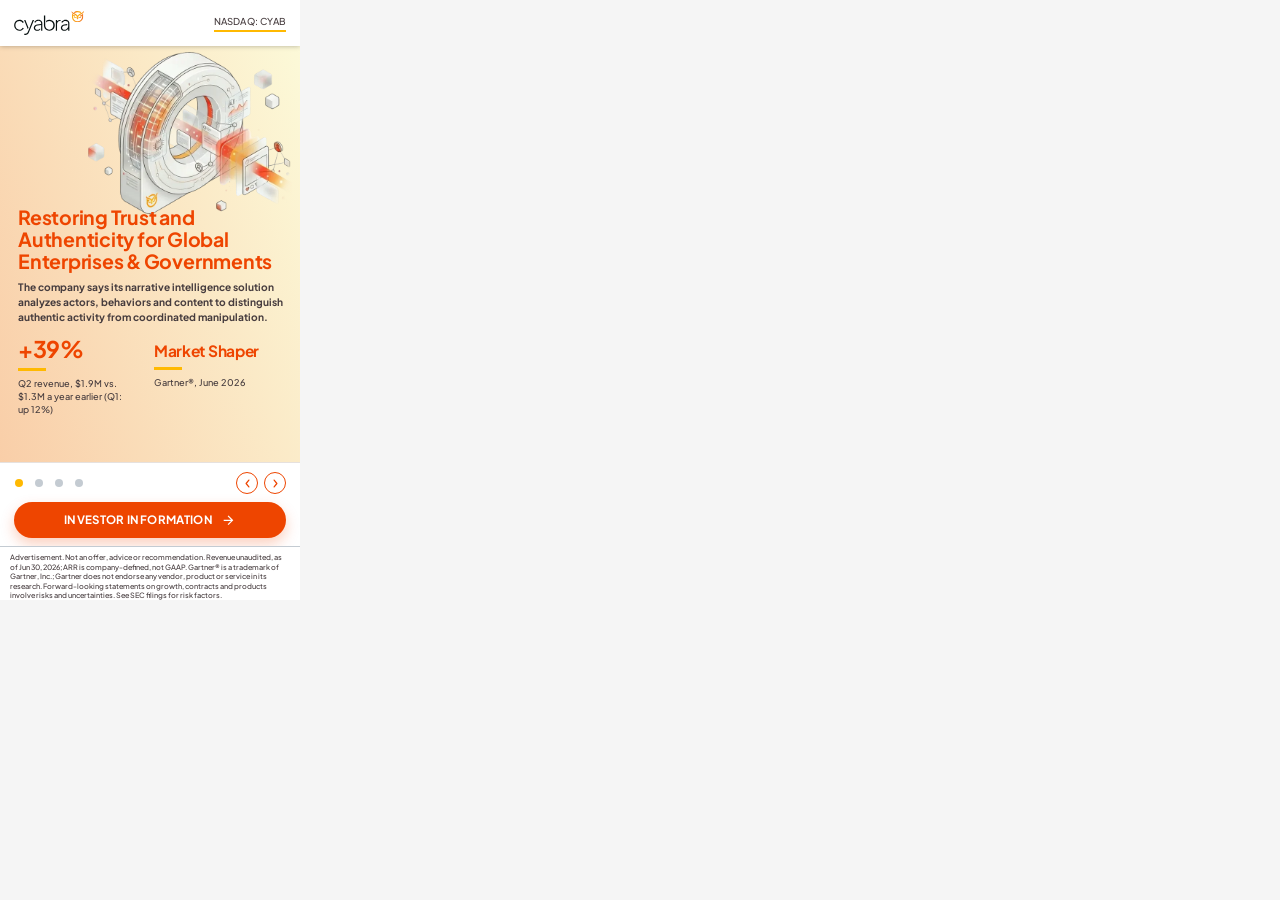
<file: concept-d-corporate/index.html>
<!DOCTYPE html>
<html lang="en">
<head>
<meta name="robots" content="noindex,nofollow">
<meta charset="UTF-8">
<meta name="ad.size" content="width=300,height=600">
<meta http-equiv="X-UA-Compatible" content="IE=Edge">
<meta name="viewport" content="width=300,initial-scale=1">
<link rel="icon" href="data:,">
<title>Cyabra, Inc. — Investor Relations</title>
<link rel="preconnect" href="https://fonts.googleapis.com">
<link rel="preconnect" href="https://fonts.gstatic.com" crossorigin>
<link href="https://fonts.googleapis.com/css2?family=Plus+Jakarta+Sans:wght@400;500;600;700;800&amp;display=swap" rel="stylesheet">
<link rel="stylesheet" href="style.css">
</head>
<body>

<!--
  Cyabra, Inc. — IR display banner, 300x600 — Concept D: Corporate site / brand-native (version 3).
  Promotes: https://media-console-group.github.io/cyabra-ir-concept-v3/
  Styled from the company's own CORPORATE website (https://cyabra.com/), not the IR concept page that A-C are built from:
  its white header and logo, Plus Jakarta Sans, vermilion #EE4500 titles, the peach-to-cream hero gradient, amber rules, the
  pill button and the white footer. "Homepage in miniature": 1 hero (title, scanner illustration), 2 "Stay Ahead of the
  Narrative" features split (three vermilion-barred items, white product card over the orange blob), 3 stats, 4 the Gartner
  awards band. Images are the site's own files, cropped into assets/; assets/logo.svg is the site's own logo.
  Capability words are the company's, attributed as such. Every number comes from the project fact sheet (.tmp/facts.md).
  Written by .tmp/gen_d.py; style.css is hand-edited.
-->

<div id="banner" aria-label="Cyabra, Inc. investor relations advertisement">

  <div id="slides">

    <!-- Slide 1 — Hero -->
    <section class="slide m-hero" data-index="0">
      <!-- Module: corporate homepage hero (.hero-section): peach-to-cream gradient (72deg #F9CEA8 to #FCF9D8), vermilion 700 title,
           bold body copy, the scanner illustration at the right. Facts: [HOME] hero title and description, attributed;
           [10-Q Jun 30] Q2 revenue $1,853K vs $1,331K (+39%); Q1 +12% (10-Q Mar 31); [Release Jul 1] Gartner Market Shaper. -->
      <img class="hero-art" src="assets/slide-1.webp" alt="The company's illustration of its scanning approach: a ring-shaped scanner passing a beam over social posts and accounts" width="560" height="444">
      <div class="hero-copy">
        <h2>Restoring Trust and Authenticity for Global Enterprises &amp; Governments</h2>
        <p class="hero-desc">The company says its narrative intelligence solution analyzes actors, behaviors and content to distinguish authentic activity from coordinated manipulation.</p>
        <div class="d-stats">
          <div class="d-stat">
            <p class="d-value">+39%</p>
            <p class="d-label">Q2 revenue, $1.9M vs. $1.3M a year earlier (Q1: up&nbsp;12%)</p>
          </div>
          <div class="d-stat">
            <p class="d-value">Market Shaper</p>
            <p class="d-label">Gartner®, June&nbsp;2026</p>
          </div>
        </div>
      </div>
    </section>

    <!-- Slide 2 — Stay Ahead of the Narrative -->
    <section class="slide m-features" data-index="1">
      <!-- Module: corporate homepage "Stay Ahead of the Narrative" (.features-split-section): the orange-blob background (bg-pr-fe.jpg),
           dark 700 heading, three vermilion-barred items (uppercase vermilion title, dark copy), the white product card.
           Facts: [HOME] the three items, verbatim, as the company describes them; the card is the site's own sample interface view. -->
      <h2>Stay Ahead of the Narrative</h2>
      <div class="feat"><h3>Map the environment</h3><p>Understand how actors, behaviors, and content connect across platforms.</p></div>
      <div class="feat"><h3>Assess authenticity</h3><p>Distinguish organic activity from coordinated orchestration.</p></div>
      <div class="feat"><h3>Evidence-based mitigation</h3><p>Translate evidence and coordination indicators into clear mitigation workflows.</p></div>
      <figure class="feat-card">
        <img src="assets/slide-2-chart.png" alt="Sample view from the platform: mentions activity by source over seven days, as shown on cyabra.com" width="500" height="191">
        <figcaption>Sample interface view from cyabra.com; not a reported result. Capabilities as the company describes them.</figcaption>
      </figure>
    </section>

    <!-- Slide 3 — Performance -->
    <section class="slide m-stats" data-index="2">
      <!-- Module: a stats block in the site's type (vermilion 700 values over amber rules, dark labels) on the page grey.
           Facts: [10-Q Jun 30] Q2 revenue 1,853K vs 1,331K (+39%), H1 3,268K vs 2,591K (+26%); Q1 +12% [10-Q Mar 31];
           [10-Q MD&A] ARR about $8.1M vs $6.3M (+29%), $6.1M at Dec 31, 2025 [8-K Mar 31]; company-defined, not GAAP. -->
      <div class="stats-head">
        <h2>Second-quarter revenue up 39% (Q1: up&nbsp;12%)</h2>
        <p>Unaudited. Source: Cyabra&#8217;s 2026 10-Qs.</p>
      </div>
      <div class="d-stats">
        <div class="d-stat">
          <p class="d-value">$1.9M</p>
          <p class="d-label">Q2 2026 revenue, against $1.3M in Q2&nbsp;2025</p>
        </div>
        <div class="d-stat">
          <p class="d-value">$3.3M</p>
          <p class="d-label">First-half 2026 revenue, up 26% on $2.6M</p>
        </div>
        <div class="d-stat">
          <p class="d-value">$8.1M</p>
          <p class="d-label">ARR at Jun 30, 2026, up 29% on a year earlier ($6.1M at Dec&nbsp;&#8217;25). Company-defined; not GAAP or a forecast.</p>
        </div>
      </div>
    </section>

    <!-- Slide 4 — Gartner and agreements -->
    <section class="slide m-awards" data-index="3">
      <!-- Module: corporate homepage Gartner awards band (.awards-section): vermilion top rule, vermilion 700 title, white card with
           amber and vermilion squares. Facts: [Release Jul 1] Market Shaper, Gartner EMQ for Narrative Intelligence (26 Jun 2026);
           [Release Oct 21] Sample Vendor in 10 Hype Cycle reports; [Release Oct 5] FBI IDIQ (eligible to compete for task orders);
           [Release Sep 30] USSOCOM SOF RACER consortium; [Releases Nov 2, Nov 6] six-figure agreements. -->
      <h2>Named a Market Shaper in the June 2026 Gartner® Emerging Market Quadrant for Narrative Intelligence</h2>
      <div class="aw-card">
        <ul class="d-arrows">
          <li><b>Gartner®</b> Sample Vendor in 10 Hype Cycle™ reports (Oct&nbsp;21)</li>
          <li><b>FBI</b> multi-award IDIQ: eligible to compete for task orders (Oct&nbsp;5)</li>
          <li><b>USSOCOM</b> SOF RACER consortium: accepted (Sep&nbsp;30)</li>
          <li><b>Six-figure agreements:</b> a Southeast Asian national investigative agency (Nov&nbsp;2) and a major media company (Nov&nbsp;6)</li>
        </ul>
      </div>
      <p class="aw-note">Source: Gartner, Emerging Market Quadrant for Narrative Intelligence — Startup Vendors, 26 June 2026. Company announcements, dated as released.</p>
    </section>

  </div>

  <!-- Persistent chrome — the corporate site's header, never rotates -->
  <header id="top-bar" class="reveal" data-delay="0">
    <img id="logo" src="assets/logo.svg" alt="Cyabra, Inc." width="70" height="24">
    <span id="ticker">NASDAQ:&nbsp;CYAB</span>
  </header>

  <!-- Slider controls: outlined round buttons, like the site's back-to-top control -->
  <button type="button" class="nav-arrow" id="arrow-prev" aria-label="Previous slide">
    <svg viewBox="0 0 16 16" aria-hidden="true"><path d="M10 3 6 8l4 5" stroke="currentColor" stroke-width="1.8" fill="none" stroke-linecap="round" stroke-linejoin="round"/></svg>
  </button>
  <button type="button" class="nav-arrow" id="arrow-next" aria-label="Next slide">
    <svg viewBox="0 0 16 16" aria-hidden="true"><path d="M6 3l4 5-4 5" stroke="currentColor" stroke-width="1.8" fill="none" stroke-linecap="round" stroke-linejoin="round"/></svg>
  </button>

  <div id="bottom-fixed" class="reveal" data-delay="4">
    <div id="dots" role="tablist" aria-label="Slide selector">
      <button class="dot active" data-index="0" aria-label="Slide 1: Overview"></button>
      <button class="dot" data-index="1" aria-label="Slide 2: Stay ahead of the narrative"></button>
      <button class="dot" data-index="2" aria-label="Slide 3: Business performance"></button>
      <button class="dot" data-index="3" aria-label="Slide 4: Gartner and agreements"></button>
    </div>

    <!-- The corporate site's pill button: flat vermilion, white uppercase label, arrow after it -->
    <a href="#" id="cta">
      <span>Investor information</span>
      <svg id="cta-arrow" viewBox="0 0 24 25" aria-hidden="true"><path d="M12 4.18066L10.585 5.59566L16.17 11.1807H4V13.1807H16.17L10.585 18.7657L12 20.1807L20 12.1807L12 4.18066Z"/></svg>
    </a>

    <!-- The corporate site's white footer, carrying the required disclosure -->
    <p id="fls"><span>Advertisement. Not an offer, advice or recommendation. Revenue unaudited, as of Jun 30, 2026; ARR is company-defined, not GAAP. Gartner® is a trademark of Gartner, Inc.; Gartner does not endorse any vendor, product or service in its research. Forward-looking statements on growth, contracts and products involve risks and uncertainties. See SEC filings for risk factors.</span></p>
  </div>

  <!-- Standard HTML5-ad click-tag plumbing -->
  <div id="click-tag-wrapper"></div>
</div>

<script src="script.js"></script>
</body>
</html>
</file>
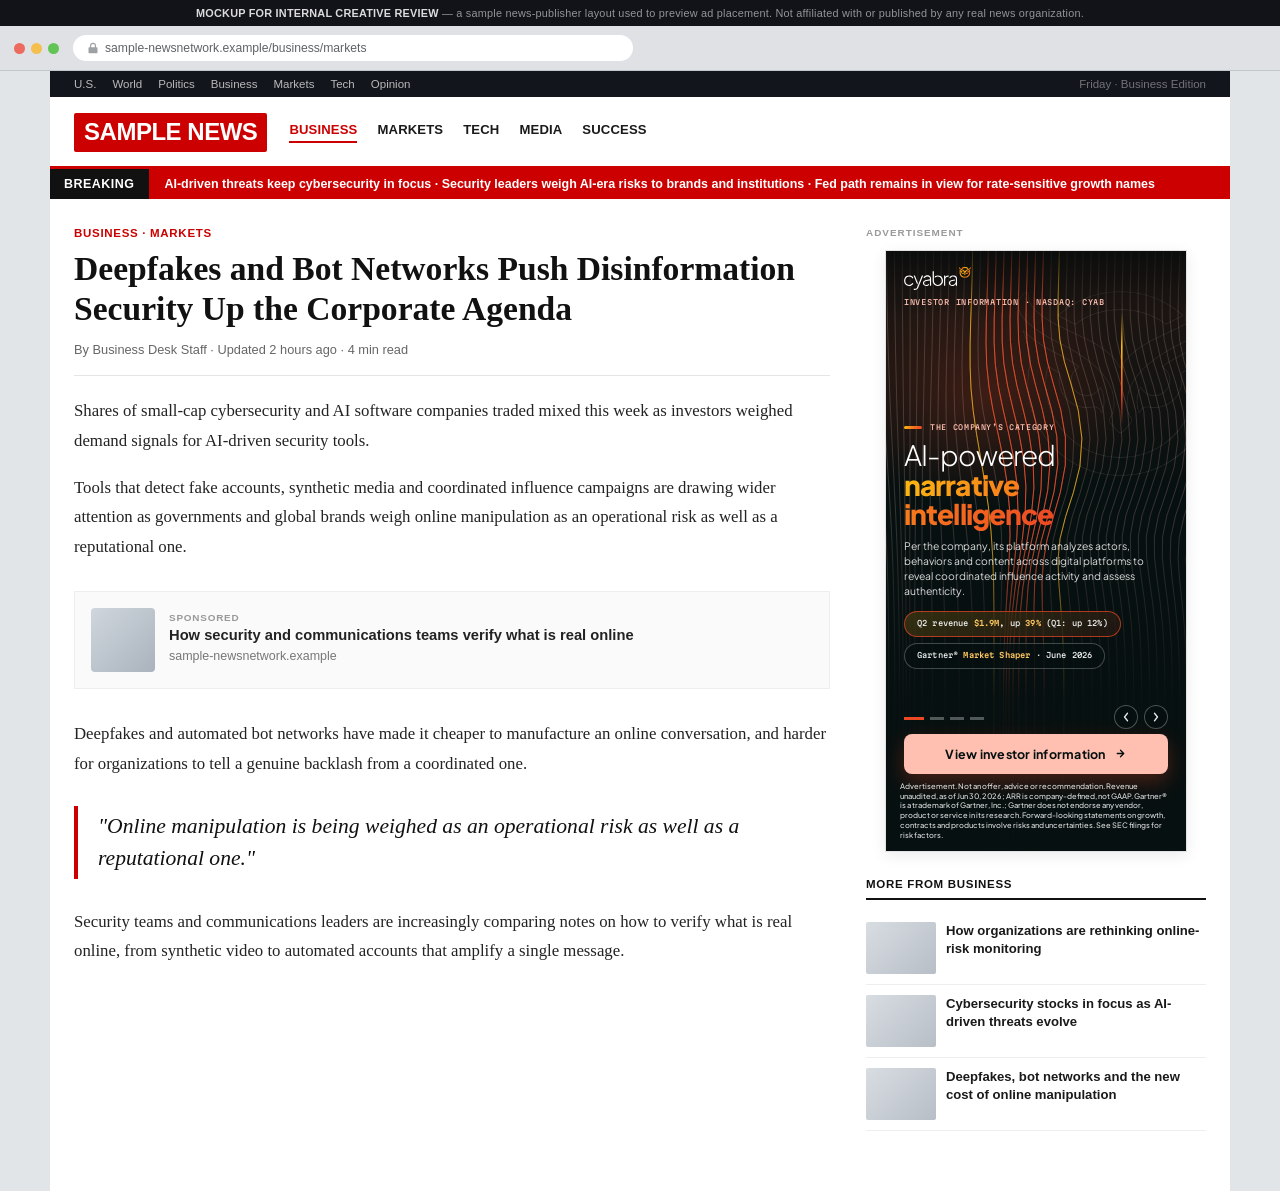
<file: context-preview/news.html>
<!DOCTYPE html>
<html lang="en">
<head>
<meta name="robots" content="noindex,nofollow">
<meta charset="UTF-8">
<meta name="viewport" content="width=device-width,initial-scale=1">
<title>In-Context Preview — Sample News Publisher Page</title>
<link rel="icon" href="data:,">
<style>
  * { margin:0; padding:0; box-sizing:border-box; }
  html, body { background:#e2e5e8; font-family:Helvetica, Arial, sans-serif; }

  /* ---- disclaimer strip ---- */
  #disclaimer {
    background:#111318;
    color:rgba(255,255,255,0.55);
    font-size:0.68rem;
    letter-spacing:0.02em;
    text-align:center;
    padding:7px 12px;
  }
  #disclaimer strong { color:rgba(255,255,255,0.85); }

  /* ---- fake browser chrome ---- */
  #browser-chrome {
    background:#dfe1e5;
    border-bottom:1px solid #c3c6cb;
    padding:9px 14px;
    display:flex;
    align-items:center;
    gap:14px;
  }
  #traffic-lights { display:flex; gap:6px; flex:0 0 auto; }
  #traffic-lights span { width:11px; height:11px; border-radius:50%; display:inline-block; }
  #traffic-lights span:nth-child(1){ background:#ed6a5e; }
  #traffic-lights span:nth-child(2){ background:#f4bf4f; }
  #traffic-lights span:nth-child(3){ background:#61c454; }
  #url-bar {
    flex:1 1 auto;
    background:#fff;
    border-radius:14px;
    padding:6px 14px;
    font-size:0.76rem;
    color:#5f6368;
    display:flex;
    align-items:center;
    gap:6px;
    max-width:560px;
  }
  #url-bar svg { flex:0 0 auto; opacity:0.6; }

  /* ---- site wrapper ---- */
  #site { background:#fff; max-width:1180px; margin:0 auto; }

  /* utility nav */
  #utility-nav {
    background:#12151b;
    color:rgba(255,255,255,0.7);
    font-size:0.72rem;
    display:flex;
    align-items:center;
    justify-content:space-between;
    padding:7px 24px;
  }
  #utility-nav .links { display:flex; gap:16px; }
  #utility-nav .links span:hover { color:#fff; }
  #utility-nav .meta { color:rgba(255,255,255,0.4); }

  /* masthead */
  #masthead {
    display:flex;
    align-items:center;
    gap:22px;
    padding:16px 24px 14px;
    border-bottom:3px solid #cc0000;
  }
  #logo {
    background:#cc0000;
    color:#fff;
    font-weight:900;
    font-size:1.5rem;
    letter-spacing:-0.02em;
    padding:5px 10px 6px;
    border-radius:2px;
    font-family:Arial, Helvetica, sans-serif;
  }
  #masthead nav { display:flex; gap:20px; flex:1; }
  #masthead nav span {
    font-size:0.82rem;
    font-weight:700;
    color:#1a1a1a;
    text-transform:uppercase;
    letter-spacing:0.01em;
    cursor:default;
  }
  #masthead nav span.active { color:#cc0000; border-bottom:2px solid #cc0000; padding-bottom:4px; }

  /* breaking ticker */
  #ticker {
    background:#cc0000;
    color:#fff;
    display:flex;
    align-items:center;
    font-size:0.78rem;
    font-weight:600;
    overflow:hidden;
    white-space:nowrap;
  }
  #ticker .badge {
    background:#111;
    padding:8px 14px;
    font-weight:900;
    letter-spacing:0.04em;
    flex:0 0 auto;
  }
  #ticker .feed { padding:8px 16px; }

  /* content grid */
  #content {
    display:grid;
    grid-template-columns:1fr 340px;
    gap:36px;
    padding:28px 24px 60px;
  }

  article .eyebrow {
    color:#cc0000;
    font-size:0.72rem;
    font-weight:800;
    letter-spacing:0.06em;
    text-transform:uppercase;
    margin-bottom:10px;
  }
  article h1 {
    font-family:Georgia, 'Times New Roman', serif;
    font-size:2.1rem;
    line-height:1.18;
    color:#111;
    margin-bottom:14px;
  }
  article .byline {
    font-size:0.8rem;
    color:#666;
    margin-bottom:20px;
    padding-bottom:18px;
    border-bottom:1px solid #e5e5e5;
  }
  article p {
    font-family:Georgia, 'Times New Roman', serif;
    font-size:1.05rem;
    line-height:1.75;
    color:#232323;
    margin-bottom:18px;
  }
  article .pull-quote {
    font-family:Georgia, 'Times New Roman', serif;
    font-style:italic;
    font-size:1.35rem;
    line-height:1.5;
    color:#111;
    border-left:4px solid #cc0000;
    padding:4px 0 4px 20px;
    margin:28px 0;
  }
  .native-slot {
    margin:30px 0;
    border:1px solid #eee;
    background:#fafafa;
    padding:16px;
    display:flex;
    gap:14px;
    align-items:center;
  }
  .native-slot .swatch { width:64px; height:64px; border-radius:4px; background:linear-gradient(135deg,#cfd6dd,#aab3bd); flex:0 0 auto; }
  .native-slot .txt .tag { font-size:0.62rem; font-weight:800; letter-spacing:0.08em; color:#999; text-transform:uppercase; margin-bottom:4px; }
  .native-slot .txt h4 { font-size:0.92rem; color:#222; margin-bottom:3px; }
  .native-slot .txt p { font-size:0.78rem; color:#777; margin:0; font-family:Helvetica, Arial, sans-serif; }

  /* right rail */
  aside { display:flex; flex-direction:column; align-items:center; gap:10px; }
  aside .sponsor-label {
    align-self:flex-start;
    font-size:0.62rem;
    font-weight:800;
    letter-spacing:0.1em;
    text-transform:uppercase;
    color:#9a9a9a;
    margin-bottom:2px;
  }
  #ad-slot {
    width:302px;    /* 300 + the 1px border each side (border-box), so the 300x600 banner isn't clipped */
    height:602px;
    border:1px solid #e2e2e2;
    box-shadow:0 4px 14px rgba(0,0,0,0.08);
    overflow:hidden;
    background:#000;
  }
  #ad-slot iframe { width:300px; height:600px; border:0; display:block; }

  .rail-more {
    align-self:stretch;
    margin-top:16px;
  }
  .rail-more .heading {
    font-size:0.72rem;
    font-weight:800;
    letter-spacing:0.06em;
    text-transform:uppercase;
    color:#111;
    border-bottom:2px solid #111;
    padding-bottom:8px;
    margin-bottom:12px;
  }
  .rail-item {
    display:flex;
    gap:10px;
    padding:10px 0;
    border-bottom:1px solid #eee;
  }
  .rail-item .thumb { width:70px; height:52px; border-radius:2px; background:linear-gradient(135deg,#d8dde2,#b7bec6); flex:0 0 auto; }
  .rail-item p { font-family:Helvetica, Arial, sans-serif; font-size:0.82rem; line-height:1.35; color:#1a1a1a; font-weight:600; }

  @media (max-width:900px) {
    #content { grid-template-columns:1fr; }
    aside { align-items:stretch; }
    #ad-slot { margin:0 auto; }
  }
</style>
</head>
<body>

<div id="disclaimer">
  <strong>MOCKUP FOR INTERNAL CREATIVE REVIEW</strong> — a sample news-publisher layout used to preview ad placement. Not affiliated with or published by any real news organization.
</div>

<div id="browser-chrome">
  <div id="traffic-lights"><span></span><span></span><span></span></div>
  <div id="url-bar">
    <svg width="12" height="12" viewBox="0 0 16 16"><path d="M8 1a4 4 0 00-4 4v2H3a1 1 0 00-1 1v6a1 1 0 001 1h10a1 1 0 001-1V8a1 1 0 00-1-1h-1V5a4 4 0 00-4-4zm-2.5 6V5a2.5 2.5 0 015 0v2h-5z" fill="currentColor"/></svg>
    sample-newsnetwork.example/business/markets
  </div>
</div>

<div id="site">
  <div id="utility-nav">
    <div class="links">
      <span>U.S.</span><span>World</span><span>Politics</span><span>Business</span><span>Markets</span><span>Tech</span><span>Opinion</span>
    </div>
    <div class="meta">Friday · Business Edition</div>
  </div>

  <div id="masthead">
    <div id="logo">SAMPLE&nbsp;NEWS</div>
    <nav>
      <span class="active">Business</span>
      <span>Markets</span>
      <span>Tech</span>
      <span>Media</span>
      <span>Success</span>
    </nav>
  </div>

  <div id="ticker">
    <span class="badge">BREAKING</span>
    <span class="feed">AI-driven threats keep cybersecurity in focus · Security leaders weigh AI-era risks to brands and institutions · Fed path remains in view for rate-sensitive growth names</span>
  </div>

  <div id="content">
    <article>
      <div class="eyebrow">Business · Markets</div>
      <h1>Deepfakes and Bot Networks Push Disinformation Security Up the Corporate Agenda</h1>
      <div class="byline">By Business Desk Staff · Updated 2 hours ago · 4 min read</div>

      <p>Shares of small-cap cybersecurity and AI software companies traded mixed this week as investors weighed demand signals for AI-driven security tools.</p>

      <p>Tools that detect fake accounts, synthetic media and coordinated influence campaigns are drawing wider attention as governments and global brands weigh online manipulation as an operational risk as well as a reputational one.</p>

      <div class="native-slot">
        <div class="swatch"></div>
        <div class="txt">
          <div class="tag">Sponsored</div>
          <h4>How security and communications teams verify what is real online</h4>
          <p>sample-newsnetwork.example</p>
        </div>
      </div>

      <p>Deepfakes and automated bot networks have made it cheaper to manufacture an online conversation, and harder for organizations to tell a genuine backlash from a coordinated one.</p>

      <div class="pull-quote">"Online manipulation is being weighed as an operational risk as well as a reputational one."</div>

      <p>Security teams and communications leaders are increasingly comparing notes on how to verify what is real online, from synthetic video to automated accounts that amplify a single message.</p>
    </article>

    <aside>
      <div class="sponsor-label">Advertisement</div>
      <div id="ad-slot">
        <iframe id="ad-frame" title="Sample ad placement" scrolling="no"></iframe>
      </div>

      <div class="rail-more">
        <div class="heading">More From Business</div>
        <div class="rail-item"><div class="thumb"></div><p>How organizations are rethinking online-risk monitoring</p></div>
        <div class="rail-item"><div class="thumb"></div><p>Cybersecurity stocks in focus as AI-driven threats evolve</p></div>
        <div class="rail-item"><div class="thumb"></div><p>Deepfakes, bot networks and the new cost of online manipulation</p></div>
      </div>
    </aside>
  </div>
</div>

<script>
  var CONCEPTS = {
    a: '../concept-a-photo/index.html',
    b: '../concept-b-editorial/index.html',
    c: '../concept-c-dashboard/index.html',
    d: '../concept-d-corporate/index.html'
  }
  var params = new URLSearchParams(window.location.search)
  var concept = params.get('concept')
  if (!CONCEPTS[concept]) concept = 'a'
  document.getElementById('ad-frame').src = CONCEPTS[concept]
</script>

</body>
</html>
</file>
<file: concept-a-photo/style.css>
/* ── Brand tokens — read from the IR concept page (gracinting.github.io/cyabra-ir-concept): --accent #ec4824 (the
   vermilion end of the logo gradient), --accent-2 #fdb811 (its amber end), --deep #071010 (the wordmark ink and the hero
   ground), --accent-lt #ffc0b1 (the page's text-on-dark tint). The rest derive from them (color-mix: Chrome 111+ / Safari 16.2+). ── */
:root {
  --dark:      #071010;
  --dark-2:    color-mix(in srgb, var(--dark) 70%, black);
  --navy:      #030808;
  --accent:    #ec4824;
  --accent-d:  color-mix(in srgb, var(--accent) 82%, black);
  --accent-lt: #ffc0b1;
  --gold:      #fdb811;
  --gold-lt:   #fec761;
  --white:     #ffffff;
  --cta-ink:   var(--dark);   /* the page's own primary-light button: deep ink on the pale accent (13:1) */
  --font-head: 'Plus Jakarta Sans', system-ui, sans-serif;
  --font:      'Plus Jakarta Sans', system-ui, sans-serif;
  --mono:      'Martian Mono', ui-monospace, SFMono-Regular, Menlo, Consolas, 'Liberation Mono', monospace;
  --ease:      cubic-bezier(0.16,1,0.3,1);
}

* { margin:0; padding:0; box-sizing:border-box; }
html, body { width:300px; height:600px; overflow:hidden; background:var(--dark); }
body { font-family:var(--font); -webkit-font-smoothing:antialiased; }
a { text-decoration:none; color:inherit; }
button { border:0; background:none; font:inherit; color:inherit; cursor:pointer; -webkit-tap-highlight-color:transparent; }

/* ── Canvas ─────────────────────────────────────────────────────────
   Fixed 300x600 stage. A crossfading slide stack sits at the bottom of
   the z-order; persistent chrome (logo, nav, CTA, disclosure) is pinned on
   top of it and never rotates. */
#banner {
  position:relative;
  width:300px;
  height:600px;
  overflow:hidden;
  cursor:pointer;
  background:var(--dark);
}

/* ── Slide stack ────────────────────────────────────────────────── */
#slides { position:absolute; inset:0; z-index:1; }
.mk-defs { position:absolute; width:0; height:0; overflow:hidden; }

.slide {
  position:absolute;
  inset:0;
  opacity:0;
  z-index:1;
  pointer-events:none;
  transition:opacity 0.9s ease;
}
.slide.active { opacity:1; z-index:2; pointer-events:auto; }

/* The slide ground is the IR page's own hero: near-black teal with a vermilion glow where the bundle runs. */
.slide-bg {
  position:absolute;
  top:0; left:0;
  width:100%; height:100%;
  z-index:1;
  user-select:none;
  -webkit-user-drag:none;
}
.slide-bg.motif {
  animation:none;   /* no Ken Burns: it would scale the art */
  background:
    radial-gradient(70% 26% at 34% 24%, color-mix(in srgb, var(--accent) 20%, transparent), transparent 72%),
    linear-gradient(180deg, color-mix(in srgb, var(--dark) 88%, var(--accent)) 0, var(--dark) 38%, var(--dark) 100%);
}
.slide-bg.motif svg { position:absolute; left:0; top:0; width:300px; height:600px; overflow:visible; }

.slide-scrim-top, .slide-scrim-bottom {
  position:absolute;
  left:0; right:0;
  z-index:2;
  pointer-events:none;
}
.slide-scrim-top {
  top:0; height:64px;
  background:linear-gradient(180deg, color-mix(in srgb, var(--dark-2) 82%, transparent) 0%, color-mix(in srgb, var(--dark-2) 0%, transparent) 100%);
}
.slide-scrim-bottom {
  bottom:0; height:352px;
  background:linear-gradient(0deg, var(--dark) 0%, color-mix(in srgb, var(--dark) 94%, transparent) 46%, color-mix(in srgb, var(--dark) 0%, transparent) 100%);
}

.slide-copy {
  position:absolute;
  inset:0;
  z-index:3;
  transform:translateY(12px);
  transition:transform 0.9s var(--ease);
}
.slide.active .slide-copy { transform:translateY(0); }

/* ── Network schematic (inline SVG inside the platform card) ─────── */
.s-net { display:block; overflow:visible; }
.s-net .m-real { fill:rgba(255,255,255,0.5); }
.s-net .m-fake { fill:var(--accent); }
.s-net .m-src { fill:var(--gold); }
.s-net .m-ring { fill:none; stroke:var(--gold); stroke-opacity:0.5; stroke-width:1px; }
.s-net .m-edge { stroke:var(--accent); stroke-opacity:0.8; stroke-width:1px; }

/* ── Slide content, in Concept D's hierarchy: numbered section label > one bold headline > number cards ── */
:root { --grad: linear-gradient(100deg, var(--gold) 0%, #f7761c 48%, var(--accent) 100%); }

.s-body { position:absolute; left:18px; right:18px; top:70px; }
.s-body.s-hero { top:172px; }
.s-body.roomy > * + * { margin-top:14px; }
/* slide 1 and 4: let the art (contour field, owl) show behind the lower half */
.slide[data-index="0"] .slide-scrim-bottom { height:330px; }
.slide[data-index="3"] .slide-scrim-bottom { height:150px; }
.s-body > * + * { margin-top:9px; }
.s-body p { text-wrap-style:pretty; }

.s-sec { display:flex; align-items:center; gap:8px; }
.s-badge {                                    /* the v3 page's section numeral: large, light weight, then a mono label and the amber-to-vermilion rule */
  flex:none; font-family:var(--font-head); font-weight:200; font-size:25px; line-height:1; letter-spacing:-0.02em; color:var(--white);
  font-variant-numeric:tabular-nums;
}
.s-sec::after { content:''; flex:1; min-width:14px; height:2px; border-radius:1px; background:linear-gradient(90deg, var(--gold), var(--accent)); opacity:.9; }
.s-eyebrow {
  font-family:var(--mono); font-weight:500; font-size:7.2px; letter-spacing:0.09em; text-transform:uppercase;
  color:var(--accent-lt);
}
.s-eyebrow.plain { display:flex; align-items:center; gap:8px; }
.s-eyebrow.plain::before { content:''; width:18px; height:3px; border-radius:2px; background:var(--grad); flex:none; }
/* the page's source chip: mono, dotted underline */
.src { text-decoration:underline; text-decoration-style:dotted; text-underline-offset:3px; text-transform:none; letter-spacing:0; }

.s-h {
  font-family:var(--font-head); font-weight:700; font-size:21px; line-height:1.1; letter-spacing:-0.025em; color:var(--white);
}
.s-h em { font-style:normal; font-weight:800; background:var(--grad); -webkit-background-clip:text; background-clip:text; color:transparent; }
.s-h.hero { font-size:28px; line-height:1.06; letter-spacing:-0.032em; }
.s-h .lt { font-weight:300; }
.s-fn { font-size:7.8px; line-height:1.3; color:rgba(255,255,255,0.7); }
.s-sub { font-size:10px; line-height:1.45; color:rgba(255,255,255,0.84); }
.s-hero .s-sub { font-size:10.4px; max-width:252px; }

.s-chips { display:flex; flex-direction:column; align-items:flex-start; gap:6px; margin-top:13px !important; }
.s-chip {
  font-family:var(--mono); font-weight:500; font-size:7.6px; line-height:1; letter-spacing:0.02em;
  padding:8px 12px; border:1px solid rgba(255,255,255,0.24); border-radius:100px;
  background:color-mix(in srgb, var(--dark) 70%, transparent); color:rgba(255,255,255,0.92);
}
.s-chip b { color:var(--gold-lt); font-weight:600; }
.s-chip.g { border-color:color-mix(in srgb, var(--accent) 70%, transparent); background:linear-gradient(150deg, color-mix(in srgb, var(--gold) 18%, transparent), color-mix(in srgb, var(--accent) 10%, transparent)), color-mix(in srgb, var(--dark) 70%, transparent); }

.s-card {
  position:relative; overflow:hidden;
  display:grid; grid-template-columns:1fr 104px; align-items:end; gap:8px;
  padding:12px 14px 10px;
  border-radius:14px;
  background:color-mix(in srgb, var(--dark) 78%, transparent);
  border:1px solid rgba(255,255,255,0.16);
  box-shadow:0 12px 28px rgba(0,0,0,0.3);
  backdrop-filter:blur(3px); -webkit-backdrop-filter:blur(3px);
}
.s-card.glow::before {                        /* the glow in the corner of the site's ARR card */
  content:''; position:absolute; right:-30px; top:-34px; width:120px; height:120px; border-radius:50%;
  background:radial-gradient(circle, color-mix(in srgb, var(--accent) 50%, transparent), transparent 68%);
}
.s-card > * { position:relative; }
.s-num {
  font-family:var(--font-head); font-weight:800; font-size:33px; line-height:1; letter-spacing:-0.03em; font-variant-numeric:tabular-nums;
  background:var(--grad); -webkit-background-clip:text; background-clip:text; color:transparent;
}
.s-flag { margin-top:5px; font-family:var(--mono); font-weight:600; font-size:7.2px; letter-spacing:0.04em; color:var(--gold-lt); }
.s-lab { margin-top:6px; font-family:var(--font-head); font-weight:700; font-size:9.6px; line-height:1.3; color:var(--white); }
.s-lab.mono { margin-top:6px; font-family:var(--mono); font-weight:500; font-size:6.6px; letter-spacing:0.08em; text-transform:uppercase; color:var(--accent-lt); }
.s-note { margin-top:4px; font-size:8.6px; line-height:1.4; color:rgba(255,255,255,0.82); }

.s-bars { position:relative; display:flex; align-items:flex-end; justify-content:center; gap:10px; height:80px; }
.s-bars::after { content:''; position:absolute; left:0; right:0; bottom:13px; height:1px; background:rgba(255,255,255,0.3); }
.s-bar { position:relative; z-index:1; width:28px; display:flex; flex-direction:column; align-items:center; gap:3px; }
.s-bars .s-bar:nth-child(3):last-child, .s-bars .s-bar:nth-child(2):nth-last-child(2) { width:26px; }
.s-bar i { display:block; width:100%; border-radius:4px 4px 0 0; background:rgba(255,255,255,0.78); transform-origin:center bottom; }
.s-bar.now i { background:linear-gradient(180deg, var(--gold), var(--accent)); }
.s-bar b { font-family:var(--font-head); font-weight:800; font-size:8.4px; color:var(--white); white-space:nowrap; }
.s-bar.now b { color:var(--gold-lt); }
.s-bar span { font-family:var(--mono); font-weight:500; font-size:5.6px; letter-spacing:0.04em; color:rgba(255,255,255,0.7); white-space:nowrap; }
.slide.active .s-bar i { animation:bar-grow 1.1s var(--ease) 0.15s both; }
@keyframes bar-grow { from { transform:scaleY(0.02); } }

/* platform slide: the network card and three compact steps */
.s-card.net { display:block; padding:9px 9px 7px; }
.s-cap { display:block; margin-bottom:3px; font-family:var(--mono); font-weight:500; font-size:6px; letter-spacing:0.1em; color:rgba(255,255,255,0.62); }
.s-step {
  display:grid; grid-template-columns:18px 1fr; gap:6px; align-items:start;
  padding:6px 12px 6px 10px;
  border-radius:11px;
  background:color-mix(in srgb, var(--dark) 78%, transparent);
  border:1px solid rgba(255,255,255,0.16);
}
.s-body > .s-step { margin-top:5px; }
.s-sn { font-family:var(--font-head); font-weight:800; font-size:12px; line-height:1.2; color:var(--accent); }
.s-k { display:inline-block; margin-right:7px; font-family:var(--mono); font-weight:600; font-size:6.4px; letter-spacing:0.14em; color:var(--accent-lt); vertical-align:1px; }
.s-step h3 { display:inline; font-family:var(--font-head); font-weight:700; font-size:11.6px; letter-spacing:-0.015em; color:var(--white); }
.s-step p { margin-top:2px; font-size:8.8px; line-height:1.38; color:rgba(255,255,255,0.82); }

/* listing slide: ticker card and two figure tiles */
.s-tick {
  padding:11px 14px 12px; text-align:center;
  border-radius:14px; background:color-mix(in srgb, var(--dark) 70%, transparent); border:1px solid rgba(255,255,255,0.2);
}
.s-tick .tl { font-family:var(--mono); font-weight:500; font-size:6.2px; letter-spacing:0.1em; color:var(--accent-lt); }
.s-tick .tn { margin-top:5px; font-family:var(--font-head); font-weight:800; font-size:31px; line-height:1; letter-spacing:-0.02em; background:var(--grad); -webkit-background-clip:text; background-clip:text; color:transparent; }
.s-tick .ts { margin-top:6px; font-family:var(--mono); font-weight:500; font-size:6.8px; letter-spacing:0.04em; color:rgba(255,255,255,0.78); }
.s-tiles { display:grid; grid-template-columns:1fr 1fr; gap:8px; }
.s-card.tile { display:block; padding:11px 11px 10px; }
.s-card.tile .s-num { font-size:25px; }
.s-card.tile .s-lab.mono { min-height:16px; }

/* validation slide: three one-line-ish rows (label + date, then the release's words) */
.s-row {
  display:grid; grid-template-columns:74px 1fr; gap:6px; align-items:center;
  padding:7px 11px 7px 10px; border-radius:11px;
  background:color-mix(in srgb, var(--dark) 78%, transparent); border:1px solid rgba(255,255,255,0.16);
}
.s-body > .s-row { margin-top:6px; }
.s-rk b { display:block; font-family:var(--font-head); font-weight:800; font-size:12.5px; line-height:1.1; letter-spacing:-0.01em; background:var(--grad); -webkit-background-clip:text; background-clip:text; color:transparent; }
.s-rk span { display:block; margin-top:3px; font-family:var(--mono); font-weight:500; font-size:6px; letter-spacing:0.08em; color:var(--accent-lt); white-space:nowrap; }
.s-row p { font-size:8.6px; line-height:1.36; color:rgba(255,255,255,0.86); }

/* ── Persistent chrome (never rotates) ─────────────────────────── */
#top-bar {
  position:absolute;
  top:0; left:0; right:0;
  z-index:5;
  display:flex;
  flex-direction:column;
  gap:8px;
  padding:16px 18px 0;
}
#logo { display:block; width:67px; height:23px; }
#eyebrow {
  font-family:var(--mono);
  font-weight:500;
  font-size:7.4px;
  letter-spacing:0.1em;
  color:var(--accent-lt);
}

.nav-arrow {
  position:absolute;
  top:-6px;                       /* centred on the dots row (the arrows live inside #bottom-fixed) */
  width:24px; height:24px;
  z-index:5;
  display:flex;
  align-items:center;
  justify-content:center;
  background:color-mix(in srgb, var(--dark) 55%, transparent);
  border:1px solid rgba(255,255,255,0.28);
  border-radius:50%;
  color:rgba(255,255,255,0.92);
  transition:background .2s ease, transform .15s ease;
}
.nav-arrow svg { width:12px; height:12px; }
.nav-arrow:active { transform:scale(0.9); background:color-mix(in srgb, var(--accent) 55%, transparent); }
#arrow-prev { right:48px; }
#arrow-next { right:18px; }

#bottom-fixed {
  position:absolute;
  left:0; right:0; bottom:0;
  z-index:5;
  padding:0 18px 10px;
}

#dots {
  display:flex;
  gap:6px;
  margin-bottom:6px;
}
.dot {
  width:14px; height:3px;
  border-radius:2px;
  background:rgba(255,255,255,0.3);
  transition:background .3s ease, width .3s ease;
  padding:6px 0;
  background-clip:content-box;
  box-sizing:content-box;
}
.dot.active { background-color:var(--accent); width:20px; }  /* background-color, not the shorthand: the shorthand resets background-clip and paints the whole 15px hit area as a square */

#cta {
  margin-top:8px;
  display:flex;
  align-items:center;
  justify-content:center;
  gap:8px;
  width:100%;
  height:40px;
  background:var(--accent-lt);
  border-radius:8px;
  color:var(--cta-ink);
  font-family:var(--font-head);
  font-weight:700;
  font-size:12.5px;
  letter-spacing:0.02em;
  box-shadow:0 8px 20px color-mix(in srgb, var(--accent) 28%, transparent);
  animation:cta-pulse 1.8s ease-in-out 2.6s 6;
}
#cta-arrow { width:13px; height:13px; }

/* Required disclosure under the CTA: names the risks, in the page's own typeface at a size a person can read */
#disclosure {
  margin:8px -4px 0;
  font-family:var(--font);
  font-weight:500;
  font-size:7.5px;
  letter-spacing:0;
  line-height:1.32;
  text-align:left;
  text-wrap-style:pretty;
  color:rgba(255,255,255,0.86);
}
@keyframes cta-pulse {
  0%, 100% { box-shadow:0 8px 20px color-mix(in srgb, var(--accent) 28%, transparent); }
  50%      { box-shadow:0 8px 26px color-mix(in srgb, var(--accent) 55%, transparent), 0 0 0 5px color-mix(in srgb, var(--accent) 14%, transparent); }
}

/* ── Entrance sequence (initial load only) ─────────────────────── */
.reveal {
  opacity:0;
  transform:translateY(14px);
  transition:opacity .7s var(--ease), transform .7s var(--ease);
}
#banner.is-live .reveal { opacity:1; transform:none; }
#top-bar[data-delay="0"] { transition-delay:.05s; }
#bottom-fixed[data-delay="4"] { transition-delay:.55s; }

#click-tag-wrapper { position:absolute; width:0; height:0; overflow:hidden; }

@media (prefers-reduced-motion: reduce) {
  .slide.active .m-bar { animation:none; }
  #cta { animation:none; }
  .reveal { transition-duration:.01s; transition-delay:0s !important; }
  .slide, .slide-copy { transition-duration:.2s; }
}
</file>
<file: concept-b-editorial/style.css>
/* ── Brand tokens — the ONLY place colors are defined. Set --accent,
   --ink and --gold from the company's real site (hex or oklch); every
   other surface/tint derives from them. ── */
:root {
  /* v3 page tokens (oklch converted): accent #ec4824, accent-ink #a02201, accent-2 #fdb811, ink #212525, deep #071010,
     paper #f9fdfc, tint #fff0ec, tint-2 #f8dad2, card #fbffff, text-mid #5d6161 */
  --accent:       #ec4824;
  --ink:          #212525;
  --gold:         #fdb811;
  --accent-lt:    #ffc0b1;
  --accent-ink:   #a02201;
  --accent-ink-d: #841a01;
  --accent-lo:    color-mix(in srgb, var(--accent) 14%, transparent);
  --deep:         #071010;
  --paper:        #f9fdfc;
  --tint:         #fff0ec;
  --tint-2:       #f8dad2;
  --card:         #fbffff;
  --text-mid:     #5d6161;
  --grey-bar:     #868c8c;
  --line:         rgba(30,40,40,0.14);
  --serif: 'Plus Jakarta Sans', system-ui, sans-serif;
  --sans:  'Plus Jakarta Sans', system-ui, sans-serif;
  --mono:  'Martian Mono', ui-monospace, SFMono-Regular, Menlo, Consolas, 'Liberation Mono', monospace;
  --ease:  cubic-bezier(0.22, 1, 0.36, 1);
}

* { margin:0; padding:0; box-sizing:border-box; }
html, body { width:300px; height:600px; overflow:hidden; background:var(--paper); }
body { font-family:var(--sans); color:var(--ink); -webkit-font-smoothing:antialiased; }
a { text-decoration:none; color:inherit; }
button { border:0; background:none; font:inherit; color:inherit; cursor:pointer; -webkit-tap-highlight-color:transparent; }

#banner {
  position:relative;
  width:300px;
  height:600px;
  overflow:hidden;
  cursor:pointer;
  background:var(--paper);
}

#top-rule {
  position:absolute;
  top:0; left:0; right:0;
  height:3px;
  z-index:6;
  background:linear-gradient(90deg, var(--accent-ink), var(--gold));
}

/* ── Persistent top chrome ──────────────────────────────────────── */
#top-bar {
  position:absolute;
  top:3px; left:0; right:0;
  z-index:5;
  background:var(--paper);
  border-bottom:1px solid var(--line);
  padding:13px 18px 10px;
  display:flex;
  flex-direction:column;
  gap:6px;
}
#logo { display:flex; align-items:center; gap:7px; }
#logo-img { display:block; width:67px; height:23px; }
#wordmark {
  font-family:var(--sans);
  font-weight:800;
  font-size:13px;
  letter-spacing:0.01em;
  color:var(--ink);
}
#masthead {
  font-family:var(--mono);
  font-size:7.2px;
  font-weight:500;
  letter-spacing:0.1em;
  color:var(--accent-ink);
}

/* ── Slide stack ────────────────────────────────────────────────── */
#slides { position:absolute; top:61px; left:0; right:0; bottom:144px; z-index:1; overflow:hidden; background:var(--tint); }

.slide {
  position:absolute; inset:0;
  opacity:0;
  z-index:1;
  pointer-events:none;
  transition:opacity 0.8s ease;
}
.slide.active { opacity:1; z-index:2; pointer-events:auto; }

.slide-copy {
  padding:13px 18px 0;
  transform:translateY(10px);
  transition:transform 0.8s var(--ease);
}
.slide.active .slide-copy { transform:translateY(0); }

.eyebrow {
  font-family:var(--mono);
  font-size:7.2px;
  font-weight:500;
  letter-spacing:0.1em;
  text-transform:uppercase;
  color:var(--ink);
  display:flex;
  align-items:center;
  gap:8px;
  margin-bottom:8px;
}
.eyebrow .n { font-family:var(--sans); font-weight:200; font-size:25px; line-height:1; letter-spacing:-0.02em; color:var(--ink); }
.eyebrow .dash { width:18px; height:3px; border-radius:2px; background:var(--accent); flex:none; }
.eyebrow::after { content:''; flex:1; min-width:12px; height:2px; border-radius:1px; background:linear-gradient(90deg, var(--gold), var(--accent)); }

.slide-copy h1 {
  font-family:var(--serif);
  font-weight:400;
  font-size:22px;
  line-height:1.1;
  letter-spacing:-0.03em;
  color:var(--ink);
}
.slide-copy h1 .lt { font-weight:300; }
.slide-copy h1 b { font-weight:800; }
.slide-copy h1 em { font-style:normal; font-weight:800; color:var(--accent-ink); }

.lead {
  margin-top:8px;
  font-family:var(--sans);
  font-size:10.2px;
  line-height:1.42;
  color:var(--text-mid);
}

/* ── "Figure" schematic card, matching the site's plate component ─ */
.fig-card {
  margin-top:11px;
  border:1px solid var(--line);
  border-radius:12px;
  background:var(--card);
  overflow:hidden;
  box-shadow:0 2px 10px rgba(30,40,40,0.05);
}
.fig-bar {
  display:flex;
  justify-content:space-between;
  align-items:center;
  gap:8px;
  margin:9px 11px 0;
  padding:6px 0 0;
  border-top:2px solid var(--ink);
  color:var(--ink);
  font-family:var(--mono);
  font-size:6.2px;
  font-weight:600;
  letter-spacing:0.1em;
  text-transform:uppercase;
}
.fig-bar span:last-child { color:var(--accent-ink); }
.fig-body { padding:5px 11px 7px; }
.fig-body svg { width:100%; height:auto; display:block; }

/* figure line-art */
.fig-node rect { fill:var(--ink); }
.fig-rail { fill:none; stroke:var(--text-mid); stroke-width:1.6; }
.fig-ghost { fill:none; stroke:var(--tint-2); stroke-width:2; }
.fig-mark { fill:none; stroke-width:10.5; stroke-linecap:round; }
.fig-mark.a { stroke:var(--accent); }
.fig-mark.b { stroke:var(--ink); }
.fig-gold { fill:var(--gold); }

.fig-mesh line { stroke:var(--accent-lt); stroke-width:1; opacity:0.7; }
.fig-dot circle { fill:var(--accent-ink); }
.fig-hub { fill:var(--gold); stroke:var(--ink); stroke-width:1.4; }

.fig-step rect { fill:var(--tint); stroke:var(--line); stroke-width:1; }
.fig-step.accent rect { fill:var(--accent-lo); stroke:var(--accent-ink); }
.fig-step.gold rect { fill:var(--tint); stroke:var(--gold); }
.fig-step text {
  font-family:var(--mono);
  font-size:8.6px;
  font-weight:700;
  letter-spacing:0.01em;
  fill:var(--ink);
}
.fig-arrow { fill:none; stroke:var(--text-mid); stroke-width:1.6; stroke-linecap:round; stroke-linejoin:round; }

.fig-base { stroke:var(--line); stroke-width:1; }
.fig-bar-prior { fill:var(--grey-bar); }
.fig-bar-now { fill:var(--ink); }
.fig-bar-label { font-family:var(--sans); font-size:8.6px; font-weight:800; fill:var(--text-mid); }
.fig-bar-label.strong { fill:var(--ink); font-weight:700; }
.fig-bar-year { font-family:var(--mono); font-size:6.2px; fill:var(--text-mid); letter-spacing:0.04em; }
.fig-ptitle { font-family:var(--mono); font-size:6.2px; font-weight:600; letter-spacing:0.1em; fill:var(--ink); }
.fig-div { stroke:var(--line); stroke-width:1; }
.fig-note { font-family:var(--mono); font-size:5.8px; letter-spacing:0.03em; fill:var(--text-mid); }
.fig-dotink { fill:var(--ink); }
.fig-tl-n { font-family:var(--sans); font-size:8.2px; font-weight:800; fill:var(--ink); }
.fig-tl-s { font-family:var(--mono); font-size:5.9px; fill:var(--text-mid); }
.fig-step text.sub { font-family:var(--mono); font-weight:500; font-size:5.8px; fill:var(--text-mid); }
.fig-step text { font-size:7.6px; }
/* the page's network schematic (flat, on white) */
.s-net { display:block; margin:0 auto; overflow:visible; }
.s-net .m-real { fill:var(--grey-bar); fill-opacity:.7; }
.s-net .m-fake { fill:var(--accent); }
.s-net .m-src { fill:var(--gold); stroke:var(--ink); stroke-width:.8; }
.s-net .m-ring { fill:none; stroke:var(--ink); stroke-opacity:.45; stroke-width:1; }
.s-net .m-edge { stroke:var(--accent); stroke-opacity:.8; stroke-width:1; }

/* key-fact row, matching the site's .kf definition-list pattern */
.kf {
  margin-top:9px;
  padding-top:8px;
  border-top:1px solid var(--line);
  display:flex;
  justify-content:space-between;
  align-items:baseline;
}
.kf dt {
  font-family:var(--mono);
  font-size:6.6px;
  font-weight:500;
  letter-spacing:0.1em;
  text-transform:uppercase;
  color:var(--text-mid);
}
.kf dd {
  display:flex;
  flex-direction:column;
  align-items:flex-end;
  gap:2px;
  font-family:var(--sans);
  font-size:15px;
  font-weight:800;
  letter-spacing:-0.02em;
  color:var(--ink);
  text-align:right;
}
.kf dd em {
  font-style:normal;
  font-weight:600;
  font-family:var(--mono);
  font-size:6.4px;
  letter-spacing:0.02em;
  color:var(--accent-ink);
}

/* ── Nav arrows: on the dots band, clear of the figure card ─────── */
.nav-arrow {
  position:absolute;
  bottom:115px;                  /* centred on the dots band */
  z-index:6;
  width:24px; height:24px;
  display:flex;
  align-items:center;
  justify-content:center;
  background:color-mix(in srgb, var(--deep) 55%, transparent);
  border:1px solid rgba(255,255,255,0.28);
  border-radius:50%;
  color:rgba(255,255,255,0.92);
  transition:transform 0.15s ease, background 0.2s ease;
}
.nav-arrow svg { width:12px; height:12px; }
.nav-arrow:active { transform:scale(0.9); background:color-mix(in srgb, var(--accent) 55%, transparent); }
#arrow-prev { right:48px; }
#arrow-next { right:18px; }

/* ── Persistent dark band: dots + CTA + disclosure ──────────────── */
#dots {
  position:absolute;
  left:0; right:0; bottom:110px;
  z-index:5;
  background:var(--deep);
  display:flex;
  gap:6px;
  padding:10px 18px 9px;
  height:34px;
}
.dot {
  width:13px; height:3px;
  border-radius:2px;
  background:rgba(255,255,255,0.3);
  padding:6px 0;
  background-clip:content-box;
  box-sizing:content-box;
  transition:background 0.3s ease, width 0.3s ease;
}
.dot.active { background-color:var(--accent); width:19px; }  /* background-color, not the shorthand: the shorthand resets background-clip and paints the whole hit area as a square */

#bottom-fixed {
  position:absolute;
  left:0; right:0; bottom:0;
  z-index:5;
  height:110px;
  background:var(--deep);
  padding:0 18px 10px;
}
#cta {
  display:flex;
  align-items:center;
  justify-content:center;
  gap:7px;
  width:100%;
  height:40px;
  background:var(--accent-lt);
  border-radius:6px;
  color:var(--deep);
  font-family:var(--sans);
  font-weight:700;
  font-size:12.5px;
  letter-spacing:0.02em;
  box-shadow:0 8px 20px color-mix(in srgb, var(--accent) 28%, transparent);
  animation:cta-pulse 1.8s ease-in-out 2.6s 6;
}
#cta-arrow { width:13px; height:13px; }

/* Required disclosure under the CTA: the page's typeface at a size a person can read */
#fls {
  margin:8px -4px 0;
  font-family:var(--sans);
  font-weight:500;
  font-size:7.3px;
  line-height:1.32;
  letter-spacing:0;
  text-align:left;
  text-wrap-style:pretty;
  color:rgba(255,255,255,0.86);
}
@keyframes cta-pulse {
  0%, 100% { box-shadow:0 8px 20px color-mix(in srgb, var(--accent) 28%, transparent); }
  50%      { box-shadow:0 8px 26px color-mix(in srgb, var(--accent) 55%, transparent), 0 0 0 5px color-mix(in srgb, var(--accent) 14%, transparent); }
}

/* ── Entrance sequence (initial load only) ─────────────────────── */
.reveal { opacity:0; transform:translateY(12px); transition:opacity .7s var(--ease), transform .7s var(--ease); }
#banner.is-live .reveal { opacity:1; transform:none; }
#top-bar[data-delay="0"] { transition-delay:.05s; }
#dots.reveal { transition-delay:.5s; }
#bottom-fixed[data-delay="1"] { transition-delay:.6s; }

#click-tag-wrapper { position:absolute; width:0; height:0; overflow:hidden; }

@media (prefers-reduced-motion: reduce) {
  #cta { animation:none; }
  .reveal { transition-duration:.01s; transition-delay:0s !important; }
  .slide, .slide-copy { transition-duration:.2s; }
}
</file>
<file: concept-c-dashboard/style.css>
/* ── Brand tokens — read from the IR concept page (gracinting.github.io/cyabra-ir-concept): --accent #ec4824 (the
   vermilion end of the logo gradient), --accent-2 #fdb811 (its amber end), --deep #071010 (the wordmark ink and the hero
   ground), --accent-lt #ffc0b1 (the page's text-on-dark tint). The rest derive from them (color-mix: Chrome 111+ / Safari 16.2+). ── */
:root {
  --dark:      #071010;
  --dark-2:    color-mix(in srgb, var(--dark) 70%, black);
  --navy:      #030808;
  --accent:    #ec4824;
  --accent-d:  color-mix(in srgb, var(--accent) 82%, black);
  --accent-lt: #ffc0b1;
  --gold:      #fdb811;
  --gold-lt:   #fec761;
  --white:     #ffffff;
  --cta-ink:   var(--dark);   /* the page's own primary-light button: deep ink on the pale accent (13:1) */
  --font-head: 'Plus Jakarta Sans', system-ui, sans-serif;
  --font:      'Plus Jakarta Sans', system-ui, sans-serif;
  --mono:      'Martian Mono', ui-monospace, SFMono-Regular, Menlo, Consolas, 'Liberation Mono', monospace;
  --ease:      cubic-bezier(0.16,1,0.3,1);
}

* { margin:0; padding:0; box-sizing:border-box; }
html, body { width:300px; height:600px; overflow:hidden; background:var(--dark); }
body { font-family:var(--font); -webkit-font-smoothing:antialiased; }
a { text-decoration:none; color:inherit; }
button { border:0; background:none; font:inherit; color:inherit; cursor:pointer; -webkit-tap-highlight-color:transparent; }

/* ── Canvas ─────────────────────────────────────────────────────────
   Fixed 300x600 stage. A crossfading slide stack sits at the bottom of
   the z-order; persistent chrome (logo, nav, CTA, disclosure) is pinned on
   top of it and never rotates. */
#banner {
  position:relative;
  width:300px;
  height:600px;
  overflow:hidden;
  cursor:pointer;
  background:var(--dark);
}

/* ── Slide stack ────────────────────────────────────────────────── */
#slides { position:absolute; inset:0; z-index:1; }
.mk-defs { position:absolute; width:0; height:0; overflow:hidden; }

.slide {
  position:absolute;
  inset:0;
  opacity:0;
  z-index:1;
  pointer-events:none;
  transition:opacity 0.9s ease;
}
.slide.active { opacity:1; z-index:2; pointer-events:auto; }

/* The slide ground is the IR page's own hero: near-black teal with a vermilion glow where the bundle runs. */
.slide-bg {
  position:absolute;
  top:0; left:0;
  width:100%; height:100%;
  z-index:1;
  user-select:none;
  -webkit-user-drag:none;
}
.slide-bg.motif {
  animation:none;   /* no Ken Burns: it would scale the art */
  background:
    radial-gradient(70% 26% at 34% 24%, color-mix(in srgb, var(--accent) 20%, transparent), transparent 72%),
    linear-gradient(180deg, color-mix(in srgb, var(--dark) 88%, var(--accent)) 0, var(--dark) 38%, var(--dark) 100%);
}
.slide-bg.motif svg { position:absolute; left:0; top:0; width:300px; height:600px; overflow:visible; }

.slide-scrim-top, .slide-scrim-bottom {
  position:absolute;
  left:0; right:0;
  z-index:2;
  pointer-events:none;
}
.slide-scrim-top {
  top:0; height:64px;
  background:linear-gradient(180deg, color-mix(in srgb, var(--dark-2) 82%, transparent) 0%, color-mix(in srgb, var(--dark-2) 0%, transparent) 100%);
}
.slide-scrim-bottom {
  bottom:0; height:352px;
  background:linear-gradient(0deg, var(--dark) 0%, color-mix(in srgb, var(--dark) 94%, transparent) 46%, color-mix(in srgb, var(--dark) 0%, transparent) 100%);
}

.slide-copy {
  position:absolute;
  inset:0;
  z-index:3;
  transform:translateY(12px);
  transition:transform 0.9s var(--ease);
}
.slide.active .slide-copy { transform:translateY(0); }

/* ── Network schematic (inline SVG inside the platform card) ─────── */
.s-net { display:block; overflow:visible; }
.s-net .m-real { fill:rgba(255,255,255,0.5); }
.s-net .m-fake { fill:var(--accent); }
.s-net .m-src { fill:var(--gold); }
.s-net .m-ring { fill:none; stroke:var(--gold); stroke-opacity:0.5; stroke-width:1px; }
.s-net .m-edge { stroke:var(--accent); stroke-opacity:0.8; stroke-width:1px; }

/* ── Slide content, in Concept D's hierarchy: numbered section label > one bold headline > number cards ── */
:root { --grad: linear-gradient(100deg, var(--gold) 0%, #f7761c 48%, var(--accent) 100%); }

.s-body { position:absolute; left:18px; right:18px; top:70px; }
.s-body.s-hero { top:172px; }
.s-body.roomy > * + * { margin-top:14px; }
/* slide 1 and 4: let the art (contour field, owl) show behind the lower half */
.slide[data-index="0"] .slide-scrim-bottom { height:330px; }
.slide[data-index="3"] .slide-scrim-bottom { height:150px; }
.s-body > * + * { margin-top:9px; }
.s-body p { text-wrap-style:pretty; }

.s-sec { display:flex; align-items:center; gap:8px; }
.s-badge {                                    /* the v3 page's section numeral: large, light weight, then a mono label and the amber-to-vermilion rule */
  flex:none; font-family:var(--font-head); font-weight:200; font-size:25px; line-height:1; letter-spacing:-0.02em; color:var(--white);
  font-variant-numeric:tabular-nums;
}
.s-sec::after { content:''; flex:1; min-width:14px; height:2px; border-radius:1px; background:linear-gradient(90deg, var(--gold), var(--accent)); opacity:.9; }
.s-eyebrow {
  font-family:var(--mono); font-weight:500; font-size:7.2px; letter-spacing:0.09em; text-transform:uppercase;
  color:var(--accent-lt);
}
.s-eyebrow.plain { display:flex; align-items:center; gap:8px; }
.s-eyebrow.plain::before { content:''; width:18px; height:3px; border-radius:2px; background:var(--grad); flex:none; }
/* the page's source chip: mono, dotted underline */
.src { text-decoration:underline; text-decoration-style:dotted; text-underline-offset:3px; text-transform:none; letter-spacing:0; }

.s-h {
  font-family:var(--font-head); font-weight:700; font-size:21px; line-height:1.1; letter-spacing:-0.025em; color:var(--white);
}
.s-h em { font-style:normal; font-weight:800; background:var(--grad); -webkit-background-clip:text; background-clip:text; color:transparent; }
.s-h.hero { font-size:28px; line-height:1.06; letter-spacing:-0.032em; }
.s-h .lt { font-weight:300; }
.s-fn { font-size:7.8px; line-height:1.3; color:rgba(255,255,255,0.7); }
.s-sub { font-size:10px; line-height:1.45; color:rgba(255,255,255,0.84); }
.s-hero .s-sub { font-size:10.4px; max-width:252px; }

.s-chips { display:flex; flex-direction:column; align-items:flex-start; gap:6px; margin-top:13px !important; }
.s-chip {
  font-family:var(--mono); font-weight:500; font-size:7.6px; line-height:1; letter-spacing:0.02em;
  padding:8px 12px; border:1px solid rgba(255,255,255,0.24); border-radius:100px;
  background:color-mix(in srgb, var(--dark) 70%, transparent); color:rgba(255,255,255,0.92);
}
.s-chip b { color:var(--gold-lt); font-weight:600; }
.s-chip.g { border-color:color-mix(in srgb, var(--accent) 70%, transparent); background:linear-gradient(150deg, color-mix(in srgb, var(--gold) 18%, transparent), color-mix(in srgb, var(--accent) 10%, transparent)), color-mix(in srgb, var(--dark) 70%, transparent); }

.s-card {
  position:relative; overflow:hidden;
  display:grid; grid-template-columns:1fr 104px; align-items:end; gap:8px;
  padding:12px 14px 10px;
  border-radius:14px;
  background:color-mix(in srgb, var(--dark) 78%, transparent);
  border:1px solid rgba(255,255,255,0.16);
  box-shadow:0 12px 28px rgba(0,0,0,0.3);
  backdrop-filter:blur(3px); -webkit-backdrop-filter:blur(3px);
}
.s-card.glow::before {                        /* the glow in the corner of the site's ARR card */
  content:''; position:absolute; right:-30px; top:-34px; width:120px; height:120px; border-radius:50%;
  background:radial-gradient(circle, color-mix(in srgb, var(--accent) 50%, transparent), transparent 68%);
}
.s-card > * { position:relative; }
.s-num {
  font-family:var(--font-head); font-weight:800; font-size:33px; line-height:1; letter-spacing:-0.03em; font-variant-numeric:tabular-nums;
  background:var(--grad); -webkit-background-clip:text; background-clip:text; color:transparent;
}
.s-flag { margin-top:5px; font-family:var(--mono); font-weight:600; font-size:7.2px; letter-spacing:0.04em; color:var(--gold-lt); }
.s-lab { margin-top:6px; font-family:var(--font-head); font-weight:700; font-size:9.6px; line-height:1.3; color:var(--white); }
.s-lab.mono { margin-top:6px; font-family:var(--mono); font-weight:500; font-size:6.6px; letter-spacing:0.08em; text-transform:uppercase; color:var(--accent-lt); }
.s-note { margin-top:4px; font-size:8.6px; line-height:1.4; color:rgba(255,255,255,0.82); }

.s-bars { position:relative; display:flex; align-items:flex-end; justify-content:center; gap:10px; height:80px; }
.s-bars::after { content:''; position:absolute; left:0; right:0; bottom:13px; height:1px; background:rgba(255,255,255,0.3); }
.s-bar { position:relative; z-index:1; width:28px; display:flex; flex-direction:column; align-items:center; gap:3px; }
.s-bars .s-bar:nth-child(3):last-child, .s-bars .s-bar:nth-child(2):nth-last-child(2) { width:26px; }
.s-bar i { display:block; width:100%; border-radius:4px 4px 0 0; background:rgba(255,255,255,0.78); transform-origin:center bottom; }
.s-bar.now i { background:linear-gradient(180deg, var(--gold), var(--accent)); }
.s-bar b { font-family:var(--font-head); font-weight:800; font-size:8.4px; color:var(--white); white-space:nowrap; }
.s-bar.now b { color:var(--gold-lt); }
.s-bar span { font-family:var(--mono); font-weight:500; font-size:5.6px; letter-spacing:0.04em; color:rgba(255,255,255,0.7); white-space:nowrap; }
.slide.active .s-bar i { animation:bar-grow 1.1s var(--ease) 0.15s both; }
@keyframes bar-grow { from { transform:scaleY(0.02); } }

/* platform slide: the network card and three compact steps */
.s-card.net { display:block; padding:9px 9px 7px; }
.s-cap { display:block; margin-bottom:3px; font-family:var(--mono); font-weight:500; font-size:6px; letter-spacing:0.1em; color:rgba(255,255,255,0.62); }
.s-step {
  display:grid; grid-template-columns:18px 1fr; gap:6px; align-items:start;
  padding:6px 12px 6px 10px;
  border-radius:11px;
  background:color-mix(in srgb, var(--dark) 78%, transparent);
  border:1px solid rgba(255,255,255,0.16);
}
.s-body > .s-step { margin-top:5px; }
.s-sn { font-family:var(--font-head); font-weight:800; font-size:12px; line-height:1.2; color:var(--accent); }
.s-k { display:inline-block; margin-right:7px; font-family:var(--mono); font-weight:600; font-size:6.4px; letter-spacing:0.14em; color:var(--accent-lt); vertical-align:1px; }
.s-step h3 { display:inline; font-family:var(--font-head); font-weight:700; font-size:11.6px; letter-spacing:-0.015em; color:var(--white); }
.s-step p { margin-top:2px; font-size:8.8px; line-height:1.38; color:rgba(255,255,255,0.82); }

/* listing slide: ticker card and two figure tiles */
.s-tick {
  padding:11px 14px 12px; text-align:center;
  border-radius:14px; background:color-mix(in srgb, var(--dark) 70%, transparent); border:1px solid rgba(255,255,255,0.2);
}
.s-tick .tl { font-family:var(--mono); font-weight:500; font-size:6.2px; letter-spacing:0.1em; color:var(--accent-lt); }
.s-tick .tn { margin-top:5px; font-family:var(--font-head); font-weight:800; font-size:31px; line-height:1; letter-spacing:-0.02em; background:var(--grad); -webkit-background-clip:text; background-clip:text; color:transparent; }
.s-tick .ts { margin-top:6px; font-family:var(--mono); font-weight:500; font-size:6.8px; letter-spacing:0.04em; color:rgba(255,255,255,0.78); }
.s-tiles { display:grid; grid-template-columns:1fr 1fr; gap:8px; }
.s-card.tile { display:block; padding:11px 11px 10px; }
.s-card.tile .s-num { font-size:25px; }
.s-card.tile .s-lab.mono { min-height:16px; }

/* validation slide: three one-line-ish rows (label + date, then the release's words) */
.s-row {
  display:grid; grid-template-columns:74px 1fr; gap:6px; align-items:center;
  padding:7px 11px 7px 10px; border-radius:11px;
  background:color-mix(in srgb, var(--dark) 78%, transparent); border:1px solid rgba(255,255,255,0.16);
}
.s-body > .s-row { margin-top:6px; }
.s-rk b { display:block; font-family:var(--font-head); font-weight:800; font-size:12.5px; line-height:1.1; letter-spacing:-0.01em; background:var(--grad); -webkit-background-clip:text; background-clip:text; color:transparent; }
.s-rk span { display:block; margin-top:3px; font-family:var(--mono); font-weight:500; font-size:6px; letter-spacing:0.08em; color:var(--accent-lt); white-space:nowrap; }
.s-row p { font-size:8.6px; line-height:1.36; color:rgba(255,255,255,0.86); }

/* ── Persistent chrome (never rotates) ─────────────────────────── */
#top-bar {
  position:absolute;
  top:0; left:0; right:0;
  z-index:5;
  display:flex;
  flex-direction:column;
  gap:8px;
  padding:16px 18px 0;
}
#logo { display:block; width:67px; height:23px; }
#eyebrow {
  font-family:var(--mono);
  font-weight:500;
  font-size:7.4px;
  letter-spacing:0.1em;
  color:var(--accent-lt);
}

.nav-arrow {
  position:absolute;
  top:-6px;                       /* centred on the dots row (the arrows live inside #bottom-fixed) */
  width:24px; height:24px;
  z-index:5;
  display:flex;
  align-items:center;
  justify-content:center;
  background:color-mix(in srgb, var(--dark) 55%, transparent);
  border:1px solid rgba(255,255,255,0.28);
  border-radius:50%;
  color:rgba(255,255,255,0.92);
  transition:background .2s ease, transform .15s ease;
}
.nav-arrow svg { width:12px; height:12px; }
.nav-arrow:active { transform:scale(0.9); background:color-mix(in srgb, var(--accent) 55%, transparent); }
#arrow-prev { right:48px; }
#arrow-next { right:18px; }

#bottom-fixed {
  position:absolute;
  left:0; right:0; bottom:0;
  z-index:5;
  padding:0 18px 10px;
}

#dots {
  display:flex;
  gap:6px;
  margin-bottom:6px;
}
.dot {
  width:14px; height:3px;
  border-radius:2px;
  background:rgba(255,255,255,0.3);
  transition:background .3s ease, width .3s ease;
  padding:6px 0;
  background-clip:content-box;
  box-sizing:content-box;
}
.dot.active { background-color:var(--accent); width:20px; }  /* background-color, not the shorthand: the shorthand resets background-clip and paints the whole 15px hit area as a square */

#cta {
  margin-top:8px;
  display:flex;
  align-items:center;
  justify-content:center;
  gap:8px;
  width:100%;
  height:40px;
  background:var(--accent-lt);
  border-radius:8px;
  color:var(--cta-ink);
  font-family:var(--font-head);
  font-weight:700;
  font-size:12.5px;
  letter-spacing:0.02em;
  box-shadow:0 8px 20px color-mix(in srgb, var(--accent) 28%, transparent);
  animation:cta-pulse 1.8s ease-in-out 2.6s 6;
}
#cta-arrow { width:13px; height:13px; }

/* Required disclosure under the CTA: names the risks, in the page's own typeface at a size a person can read */
#disclosure {
  margin:8px -4px 0;
  font-family:var(--font);
  font-weight:500;
  font-size:7.5px;
  letter-spacing:0;
  line-height:1.32;
  text-align:left;
  text-wrap-style:pretty;
  color:rgba(255,255,255,0.86);
}
@keyframes cta-pulse {
  0%, 100% { box-shadow:0 8px 20px color-mix(in srgb, var(--accent) 28%, transparent); }
  50%      { box-shadow:0 8px 26px color-mix(in srgb, var(--accent) 55%, transparent), 0 0 0 5px color-mix(in srgb, var(--accent) 14%, transparent); }
}

/* ── Entrance sequence (initial load only) ─────────────────────── */
.reveal {
  opacity:0;
  transform:translateY(14px);
  transition:opacity .7s var(--ease), transform .7s var(--ease);
}
#banner.is-live .reveal { opacity:1; transform:none; }
#top-bar[data-delay="0"] { transition-delay:.05s; }
#bottom-fixed[data-delay="4"] { transition-delay:.55s; }

#click-tag-wrapper { position:absolute; width:0; height:0; overflow:hidden; }

@media (prefers-reduced-motion: reduce) {
  .slide.active .m-bar { animation:none; }
  #cta { animation:none; }
  .reveal { transition-duration:.01s; transition-delay:0s !important; }
  .slide, .slide-copy { transition-duration:.2s; }
}


/* ══ Concept C: sign-up block, appended to Concept A's stylesheet by
   scripts/build_concept_c.py. Everything above this line is A's CSS,
   copied verbatim; don't edit it here — edit A and rebuild. ══ */

/* The sign-up is taller than A's CTA, so the chip and headline move up
   by --c-lift, and the bottom padding tightens. If A has foreground art
   in the slide background (a motif, a diagram) that now crowds the chip,
   lift it too in the C-only block at the end of this file. */
:root { --c-lift: 16px; --c-error: #ff7a6b; }
.slide-copy .mid-chip, .slide-copy .copy-bottom { translate: 0 calc(-1 * var(--c-lift)); }
#bottom-fixed { padding-bottom: 11px; }

#signup { position:relative; margin-top:13px; cursor:default; }
.sr-only {
  position:absolute; width:1px; height:1px; overflow:hidden;
  clip:rect(0 0 0 0); white-space:nowrap;
}
#signup-row {
  position:relative;
  display:flex;
  gap:6px;
  height:40px;
}
#signup-email {
  flex:1;
  min-width:0;
  height:100%;
  padding:0 11px;
  border:1px solid rgba(255,255,255,0.24);
  border-radius:3px;
  outline:0;
  background:color-mix(in srgb, var(--dark) 55%, transparent);
  color:var(--white, #fff);
  font-family:var(--font);
  font-size:11px;
  font-weight:500;
  transition:border-color .2s ease, box-shadow .2s ease, background .2s ease;
}
#signup-email::placeholder { color:rgba(255,255,255,0.6); }
#signup-email:focus {
  border-color:var(--accent);
  background:color-mix(in srgb, var(--dark) 75%, transparent);
  box-shadow:0 0 0 3px color-mix(in srgb, var(--accent) 24%, transparent);
}
#signup.is-error #signup-email { border-color:var(--c-error); animation:shake .35s ease; }
@keyframes shake {
  0%, 100% { transform:translateX(0); }
  25% { transform:translateX(-4px); }
  75% { transform:translateX(4px); }
}
/* Same fill, ink and type as A's CTA (--cta-ink), so C reads as A */
#signup-btn {
  flex:none;
  height:100%;
  padding:0 13px;
  background:var(--accent);
  border-radius:3px;
  color:var(--cta-ink, var(--dark-2));
  font-family:var(--font-head, var(--font));
  font-weight:800;
  font-size:11px;
  letter-spacing:0.06em;
  text-transform:uppercase;
  box-shadow:0 8px 20px color-mix(in srgb, var(--accent) 35%, transparent);
  transition:filter .2s ease, transform .15s ease;
  animation:btn-pulse 1.8s ease-in-out 2.6s 6;
}
#signup-btn:hover { filter:brightness(1.08); }
#signup-btn:active { transform:scale(0.96); }
#signup.is-sending #signup-btn { opacity:0.6; pointer-events:none; }
@keyframes btn-pulse {
  0%, 100% { box-shadow:0 8px 20px color-mix(in srgb, var(--accent) 35%, transparent); }
  50%      { box-shadow:0 8px 26px color-mix(in srgb, var(--accent) 60%, transparent); }
}

#signup-done {
  position:absolute;
  inset:0;
  display:flex;
  align-items:center;
  justify-content:center;
  gap:7px;
  background:var(--accent);
  border-radius:3px;
  color:var(--cta-ink, var(--dark-2));
  font-family:var(--font-head, var(--font));
  font-weight:700;
  font-size:11px;
  opacity:0;
  transform:scale(0.96);
  pointer-events:none;
  transition:opacity .35s var(--ease), transform .35s var(--ease);
}
#signup-done svg { width:15px; height:15px; flex:none; }
#signup.is-done #signup-done { opacity:1; transform:none; }
#signup.is-done #signup-email, #signup.is-done #signup-btn { visibility:hidden; }

/* Consent and error share one two-line slot, so the error never moves
   anything; the consent comes back as soon as the viewer types. */
#signup-consent, #signup-msg {
  margin-top:7px;
  height:20px;
  font-family:var(--font);
  font-size:7px;
  line-height:1.42;
}
#signup-consent { color:rgba(255,255,255,0.6); }
#signup-consent a { color:inherit; text-decoration:underline; }
#signup-msg {
  display:none;
  font-size:9px;
  font-weight:600;
  color:var(--c-error);
}
#signup.is-error #signup-consent { display:none; }
#signup.is-error #signup-msg { display:block; }

#fls-line {
  margin-top:4px;
  font-family:var(--mono);
  font-size:6.6px;
  letter-spacing:0.03em;
  line-height:1.2;
  text-align:center;
  color:rgba(255,255,255,0.55);
  white-space:nowrap;
}

@media (prefers-reduced-motion: reduce) {
  #signup-btn { animation:none; }
}

/* A's CTA look, copied from its #cta rule by build_concept_c.py */
#signup-btn {
  background:var(--accent-lt);
  color:var(--cta-ink);
  font-family:var(--font-head);
  font-weight:700;
  letter-spacing:0.02em;
  border-radius:8px;
}
#signup-done {
  background:var(--accent-lt);
  color:var(--cta-ink);
  font-family:var(--font-head);
  font-weight:700;
  border-radius:8px;
}

/* ══ C-only overrides (kept on rebuild) ══ */

/* The sign-up block (input row, consent, five-line disclosure) is taller than A's CTA block: lift the chip and
   headline with it (build_concept_c.py reads --c-lift). */
:root { --c-lift: 0px; }   /* round 2: slide content is top-anchored in D's layout, so nothing is lifted; the content must end above C's taller block */
/* Consent / error slot: two lines, big enough to read next to the 14px Subscribe label */
#signup-consent, #signup-msg { height:22px; font-size:7.5px; line-height:1.4; }
#signup-consent { color:rgba(255,255,255,0.82); }
/* Five-line disclosure in A's type: Plus Jakarta Sans 7.5px at near-full strength, wrapped, a little wider than the side padding */
#fls-line { white-space:normal; text-wrap-style:pretty; font-family:var(--font); font-weight:500; font-size:7.5px; letter-spacing:0; line-height:1.32; text-align:left; margin:6px -4px 0; color:rgba(255,255,255,0.86); }
</file>
<file: concept-d-corporate/style.css>
/* ── Concept D — Corporate site / brand-native ─────────────────────
   The advertiser's own corporate website, extended into a 300x600 ad.
   Every source token below was read from that site's theme CSS and
   scaled to banner size; scaffold.py fills them from brand.json → "corp"
   (primary, secondary, grad_from, grad_to, band_to, btn_from, btn_to,
   btn_ink, rule, page_bg, header_bg, text, btn_radius, font_head,
   font_body, logo_w, logo_h).

   Source tokens are the ONLY place colours are defined; everything else
   derives from them (color-mix: Chrome 111+ / Safari 16.2+). To re-brand,
   change brand.json "corp", the fonts link, and assets/logo.svg.

   Each slide is one homepage module, built from shared parts:
     .m-hero   hero slider: photo + shade, gradient text panel
     .m-stats  stats module: heading font values over accent bars
     .m-split  image + text split: photo, white card, bullets
     .m-band   overlay band: photo under the gradient overlay, centred copy
   Parts: .d-photo, .d-stats > .d-stat (.d-value + .d-label), .d-vs,
   .d-list (accent bullets), .d-arrows (arrow sub-bullets), .d-rule, .nw. ── */
:root {
  /* Source tokens — the corporate site's theme (brand.json "corp") */
  --primary:    #EE4500;    /* headings, stat values, nav, footer strip */
  --secondary:  #FFB901;  /* underline bars, bullet markers, active-nav rule */
  --grad-from:  #F9CEA8;  /* hero panel gradient, left */
  --grad-to:    #FCF9D8;    /* hero panel gradient, right */
  --band-to:    #FCF9D8;    /* overlay / alerts band gradient, bright end */
  --btn-from:   #EE4500;   /* .btn border gradient, left stop */
  --btn-to:     #EE4500;     /* .btn border gradient, right stop */
  --page-bg:    #F5F5F5;       /* page background */
  --header-bg:  #FFFFFF;     /* header bar */
  --white:      #FFFFFF;
  --text:       #463C3E;       /* body copy */
  --btn-ink:    #FFFFFF;    /* .btn label colour */
  --rule:       #E6E1DE;       /* <hr> between bullet groups, bottom-block hairline */
  --shade:      #000000;             /* photo shade, header shadow */
  --btn-radius: 33px;

  --primary-2:  #EC4824;              /* the awards band title (h2 rgb(236,72,36)) */
  --grey:       #C4CBD2;              /* footer top border, inactive slider dots */
  --link-grey:  #8796B2;              /* footer link grey, figure captions */

  /* Derived */
  --card-bg:     var(--white);
  --on-dark:     var(--white);
  --on-dark-2:   color-mix(in srgb, var(--white) 90%, transparent);
  --hero-shade:  color-mix(in srgb, var(--shade) 40%, transparent);   /* slider photo: #000 @ .4 */
  --panel-grad:  linear-gradient(to left,
                   color-mix(in srgb, var(--grad-to) 80%, transparent),
                   color-mix(in srgb, var(--grad-from) 80%, transparent));
  --band-grad:   linear-gradient(267.38deg, var(--band-to) -42.82%, var(--primary) 88.88%);
  --band-alpha:  0.93;        /* the overlay's opacity on the site */
  --band-size:   125% 100%;   /* a 300px crop of the full-width band: its brightest end sits off-canvas so white copy holds >= 4.5:1 */
  --btn-grad:    linear-gradient(to right, var(--btn-from), var(--btn-to));
  --hdr-shadow:  0 0 5px color-mix(in srgb, var(--shade) 30%, transparent);
  --card-shadow: 0 1px 3px color-mix(in srgb, var(--primary) 8%, transparent);

  /* Type — the site's own Google Fonts (the link in index.html <head>) */
  --font-head: 'Plus Jakarta Sans', system-ui, sans-serif;
  --font-body: 'Plus Jakarta Sans', system-ui, sans-serif;
  --ease:      cubic-bezier(0.16,1,0.3,1);

  /* Geometry (fixed 300x600 stage) */
  --gutter:    14px;
  --hdr-h:     46px;          /* white site header */
  --logo-w:    70px;      /* assets/logo.svg at its display size (brand.json corp.logo_w / logo_h) */
  --logo-h:    24px;
  --bf-pad:    9px;           /* bottom block: space above the controls row */
  --ctrl-h:    22px;          /* dots + arrows row */
  --bf-gap:    8px;           /* controls → CTA */
  --cta-h:     36px;
  --bf-gap-2:  8px;           /* CTA → footer strip */
  --foot-h:    54px;          /* footer strip: the five-line disclosure (7.3px / 9.6px) plus padding */
  --bf-h:      calc(var(--bf-pad) + var(--ctrl-h) + var(--bf-gap) + var(--cta-h) + var(--bf-gap-2) + var(--foot-h));
  --bar-w:     28px;          /* accent underline bar (site: 40x4) */
  --bar-h:     3px;
}

* { margin:0; padding:0; box-sizing:border-box; }
html, body { width:300px; height:600px; overflow:hidden; background:var(--page-bg); }
body { font-family:var(--font-body); color:var(--text); -webkit-font-smoothing:antialiased; text-rendering:optimizeLegibility; }
a { text-decoration:none; color:inherit; }
button { border:0; background:none; font:inherit; color:inherit; cursor:pointer; -webkit-tap-highlight-color:transparent; }
ul { list-style:none; }
.nw { white-space:nowrap; }                       /* keeps hyphenated names and compounds unbroken */
.slide p, .slide li { text-wrap-style:pretty; }   /* no one-word last lines; style only: the text-wrap shorthand would reset white-space:nowrap on .d-value */

/* ── Canvas ───────────────────────────────────────────────────────── */
#banner {
  position:relative;
  width:300px;
  height:600px;
  overflow:hidden;
  cursor:pointer;
  background:var(--page-bg);
}

/* ── Slide stack: each slide fills only the space between the header
   and the bottom block, so slide copy can never run under the chrome. ── */
#slides { position:absolute; inset:0; z-index:1; }
.slide {
  position:absolute;
  left:0; right:0;
  top:var(--hdr-h);
  bottom:var(--bf-h);
  overflow:hidden;
  opacity:0;
  z-index:1;
  pointer-events:none;
  transition:opacity 0.9s ease;
}
.slide.active { opacity:1; z-index:2; pointer-events:auto; }

/* Content rises in on each slide change */
.slide > :not(.d-photo) {
  transform:translateY(10px);
  transition:transform 0.9s var(--ease);
}
.slide.active > :not(.d-photo) { transform:none; }

/* ── Shared parts ─────────────────────────────────────────────────── */
/* Full-bleed photo (hero slider, overlay band) */
.d-photo {
  position:absolute;
  inset:0;
  width:100%; height:100%;
  object-fit:cover;
  z-index:0;
  user-select:none;
  -webkit-user-drag:none;
  animation:d-zoom 9s ease-out infinite alternate;
}
@keyframes d-zoom { from { transform:scale(1); } to { transform:scale(1.06); } }

/* Stat (.module-stats .stat): heading-font value, accent bar, body label */
.d-value {
  font-family:var(--font-head);
  font-weight:500;
  line-height:1.15;
  color:var(--primary);
  white-space:nowrap;
}
.d-vs { font-size:0.62em; font-weight:400; }
.d-label {
  font-size:10px;
  line-height:1.45;
  color:var(--text);
}
.d-label::before {                 /* .stat .description:before — the 40x4 bar */
  content:'';
  display:block;
  width:var(--bar-w);
  height:var(--bar-h);
  margin:6px 0 7px;
  background:var(--secondary);
  transform:scaleX(0);
  transform-origin:left center;
  transition:transform 0.7s var(--ease) 0.35s;
}
.slide.active .d-label::before { transform:none; }

/* Bulleted copy (.content-bg-white ul): accent markers, body text */
.d-list { list-style:disc; padding-left:13px; }
.d-list > li {
  font-size:10px;
  line-height:1.45;
  color:var(--text);
}
.d-list > li::marker { color:var(--secondary); }
/* Sub-bullets (.content-bg-white ul li ul li): primary text, accent arrow */
.d-arrows { list-style:none; margin-top:6px; }
.d-arrows li {
  position:relative;
  padding-left:15px;
  margin-top:4px;
  font-size:10px;
  line-height:1.4;
  color:var(--primary);
}
.d-arrows li::before {             /* the site's arrow icon, as a mask so it takes the token colour */
  content:'';
  position:absolute;
  left:0; top:2px;
  width:10px; height:10px;
  background:var(--secondary);
  -webkit-mask:url("data:image/svg+xml,%3Csvg xmlns='http://www.w3.org/2000/svg' viewBox='0 0 24 25'%3E%3Cpath d='M12 4.18066L10.585 5.59566L16.17 11.1807H4V13.1807H16.17L10.585 18.7657L12 20.1807L20 12.1807L12 4.18066Z'/%3E%3C/svg%3E") center / contain no-repeat;
          mask:url("data:image/svg+xml,%3Csvg xmlns='http://www.w3.org/2000/svg' viewBox='0 0 24 25'%3E%3Cpath d='M12 4.18066L10.585 5.59566L16.17 11.1807H4V13.1807H16.17L10.585 18.7657L12 20.1807L20 12.1807L12 4.18066Z'/%3E%3C/svg%3E") center / contain no-repeat;
}
.d-rule { border:0; border-top:1px solid var(--rule); margin:10px 0; }  /* .content-bg-white hr */

/* ── Module: hero (.hero-section): peach-to-cream gradient, vermilion title, the scanner illustration ─ */
.m-hero { background:linear-gradient(72deg, var(--grad-from) 0%, var(--grad-to) 100%); }
.hero-art {
  position:absolute;
  top:6px; right:8px;
  width:204px; height:auto;
  z-index:1;
  user-select:none; -webkit-user-drag:none;
}
.hero-copy { position:absolute; left:18px; right:16px; top:160px; z-index:2; }
.hero-copy h2 {
  font-family:var(--font-head);
  font-weight:700;
  font-size:19.5px;
  line-height:1.13;
  letter-spacing:-0.012em;
  color:var(--primary);
}
.hero-desc {
  margin-top:8px;
  font-size:10.2px;
  font-weight:700;
  line-height:1.45;
  color:var(--text);
}
.m-hero .d-stats { display:flex; gap:18px; margin-top:12px; }
.m-hero .d-stat:first-child { flex:none; width:118px; }
.m-hero .d-value { font-size:23px; font-weight:700; letter-spacing:-0.02em; }
.m-hero .d-stat:last-child .d-value { font-size:15.5px; line-height:1.35; padding-top:5px; }
.m-hero .d-label { font-size:9.2px; font-weight:500; line-height:1.4; color:var(--text); }
.m-hero .d-label::before { margin:5px 0 6px; }

/* ── Module: "Stay Ahead of the Narrative" (.features-split-section): orange blob ground, three vermilion-barred items, white card ─ */
.m-features {
  padding:15px 18px 0;
  background:var(--page-bg) url("assets/slide-2-bg.jpg") center / cover no-repeat;
}
.m-features h2 {
  font-family:var(--font-head);
  font-weight:700;
  font-size:19px;
  line-height:1.15;
  letter-spacing:-0.012em;
  color:var(--text);
}
.feat { margin-top:9px; padding-left:10px; border-left:3px solid var(--primary); }
.feat h3 {
  font-family:var(--font-head);
  font-weight:700;
  font-size:9.6px;
  letter-spacing:0.01em;
  text-transform:uppercase;
  color:var(--primary);
}
.feat p { margin-top:2px; font-size:10px; font-weight:500; line-height:1.4; color:var(--text); }
.feat-card {
  margin:12px 0 0;
  padding:8px 8px 6px;
  border-radius:14px;
  background:var(--white);
  box-shadow:0 8px 22px color-mix(in srgb, var(--shade) 10%, transparent);
}
.feat-card img { display:block; width:100%; height:auto; }
.feat-card figcaption { margin-top:4px; font-size:6.8px; line-height:1.3; color:var(--text); opacity:.82; }

/* ── Stats block, in the site's type ─────────────────────────────────── */
.m-stats {
  display:flex;
  flex-direction:column;
  justify-content:center;
  padding:0 20px 4px;
  background:var(--page-bg);
}
.stats-head h2 {
  font-family:var(--font-head);
  font-weight:700;
  font-size:19px;
  line-height:1.17;
  letter-spacing:-0.012em;
  color:var(--text);
  text-wrap:balance;
}
.stats-head p { margin-top:6px; font-size:8.4px; line-height:1.4; color:var(--text); opacity:.82; }
.m-stats .d-stats { display:flex; flex-direction:column; gap:12px; margin-top:14px; }
.m-stats .d-value { font-size:28px; font-weight:700; letter-spacing:-0.02em; }
.m-stats .d-label { font-size:10px; line-height:1.42; }
.m-stats .d-label::before { margin:4px 0 5px; }

/* ── Module: Gartner awards band (.awards-section): vermilion rule, vermilion title, white card with two squares ─ */
.m-awards { padding:0 18px; background:var(--page-bg); border-top:3px solid var(--primary); }
.m-awards h2 {
  margin-top:15px;
  font-family:var(--font-head);
  font-weight:700;
  font-size:17.5px;
  line-height:1.2;
  letter-spacing:-0.012em;
  color:var(--primary-2);
}
.aw-card {
  position:relative;
  margin-top:20px;
  padding:16px 14px 14px;
  background:var(--white);
  box-shadow:0 8px 22px color-mix(in srgb, var(--shade) 8%, transparent);
}
.aw-card::before, .aw-card::after { content:''; position:absolute; width:15px; height:15px; }
.aw-card::before { top:-8px; right:22px; background:var(--secondary); }
.aw-card::after  { top:7px; right:-7px; background:var(--primary); }
.aw-card .d-arrows { margin-top:0; }
.aw-card .d-arrows li { margin-top:10px; font-size:10.4px; line-height:1.4; color:var(--text); }
.aw-card .d-arrows li:first-child { margin-top:0; }
.aw-card .d-arrows li b { font-weight:700; color:var(--text); }
.aw-card .d-arrows li::before { top:2.5px; }
.aw-note { margin-top:12px; font-size:7.4px; line-height:1.4; color:var(--text); opacity:.82; }

/* ── Persistent chrome (never rotates) ─────────────────────────────── */
#top-bar {                         /* #header — white bar, soft shadow */
  position:absolute;
  top:0; left:0; right:0;
  height:var(--hdr-h);
  z-index:6;
  display:flex;
  align-items:center;
  justify-content:space-between;
  padding:0 var(--gutter);
  background:var(--header-bg);
  box-shadow:var(--hdr-shadow);
}
#logo { display:block; width:var(--logo-w); height:var(--logo-h); }
#ticker {                          /* set as the active main-menu item */
  position:relative;
  padding-bottom:5px;
  font-family:var(--font-head);
  font-weight:500;
  font-size:9.5px;
  letter-spacing:0.02em;
  color:var(--text);
}
#ticker::after {                   /* .main-menu > li.active > a:after — 2px accent rule */
  content:'';
  position:absolute;
  left:0; right:0; bottom:0;
  height:2px;
  background:var(--secondary);
}

#bottom-fixed {
  position:absolute;
  left:0; right:0; bottom:0;
  height:var(--bf-h);
  z-index:5;
  padding-top:var(--bf-pad);
  background:var(--white);
  box-shadow:0 -1px 0 var(--rule);
}

/* Slider dots: rings, filled when active (.row-background-slider .slick-dots) */
#dots {
  display:flex;
  align-items:center;
  gap:2px;
  height:var(--ctrl-h);
  margin:0 0 var(--bf-gap) calc(var(--gutter) - 4px);
}
.dot { position:relative; width:18px; height:18px; }
.dot::before {
  content:'';
  position:absolute;
  inset:5px;
  border-radius:50%;
  background-color:var(--grey);
  transition:background-color .3s ease;
}
.dot.active::before { background-color:var(--secondary); }

.nav-arrow {                       /* round control, like the slider's pause button */
  position:absolute;
  z-index:6;
  bottom:calc(var(--foot-h) + var(--bf-gap-2) + var(--cta-h) + var(--bf-gap));
  width:var(--ctrl-h);
  height:var(--ctrl-h);
  display:flex;
  align-items:center;
  justify-content:center;
  border-radius:50%;
  border:1.5px solid var(--primary);
  background:transparent;
  color:var(--primary);
  transition:background-color .2s ease, transform .15s ease;
}
.nav-arrow svg { width:11px; height:11px; }
.nav-arrow:hover { background:var(--grad-to); }
.nav-arrow:active { transform:scale(0.9); }
#arrow-next { right:var(--gutter); }
#arrow-prev { right:calc(var(--gutter) + var(--ctrl-h) + 6px); }

/* CTA — the site's .btn: flat vermilion pill, white bold uppercase label, arrow after it */
#cta {
  display:flex;
  align-items:center;
  justify-content:center;
  gap:8px;
  height:var(--cta-h);
  margin:0 var(--gutter) 8px;
  border-radius:var(--btn-radius);
  background:var(--primary);
  font-family:var(--font-head);
  font-weight:700;
  font-size:11.5px;
  letter-spacing:0.03em;
  text-transform:uppercase;
  line-height:1;
  color:var(--btn-ink);
  box-shadow:0 6px 14px color-mix(in srgb, var(--primary) 26%, transparent);
  transition:background-color .2s ease, transform .2s ease;
}
#cta-arrow {
  width:15px; height:15px;
  fill:var(--btn-ink);
  animation:d-nudge 1.4s ease-in-out 2.4s 4;
}
#banner:hover #cta, #cta:hover, #cta:focus-visible { background:color-mix(in srgb, var(--primary) 84%, black); }
@keyframes d-nudge { 0%, 100% { transform:translateX(0); } 50% { transform:translateX(3px); } }

/* Required disclosure — set in the site's footer strip. Two lines fit; it names
   what the slides actually forward-look about rather than a generic line. */
#fls {
  height:var(--foot-h);
  padding:6px 10px 0;
  border-top:1.25px solid var(--grey);
  background:var(--white);
  font-size:7.3px;
  font-weight:500;
  line-height:9.6px;
  text-align:left;
  overflow:hidden;
  color:var(--text);
}
#fls span { display:block; text-wrap-style:pretty; }

/* ── Entrance sequence (initial load only) ─────────────────────────── */
.reveal {
  opacity:0;
  transform:translateY(8px);
  transition:opacity .7s var(--ease), transform .7s var(--ease);
}
#top-bar.reveal { transform:translateY(-8px); }
#banner.is-live .reveal { opacity:1; transform:none; }
#top-bar[data-delay="0"] { transition-delay:.05s; }
#bottom-fixed[data-delay="4"] { transition-delay:.45s; }

#click-tag-wrapper { position:absolute; width:0; height:0; overflow:hidden; }

@media (prefers-reduced-motion: reduce) {
  .d-photo, #cta-arrow { animation:none; }
  .reveal { transition-duration:.01s; transition-delay:0s !important; }
  .slide, .slide > *, .d-label::before { transition-duration:.2s; transition-delay:0s; }
}
</file>
